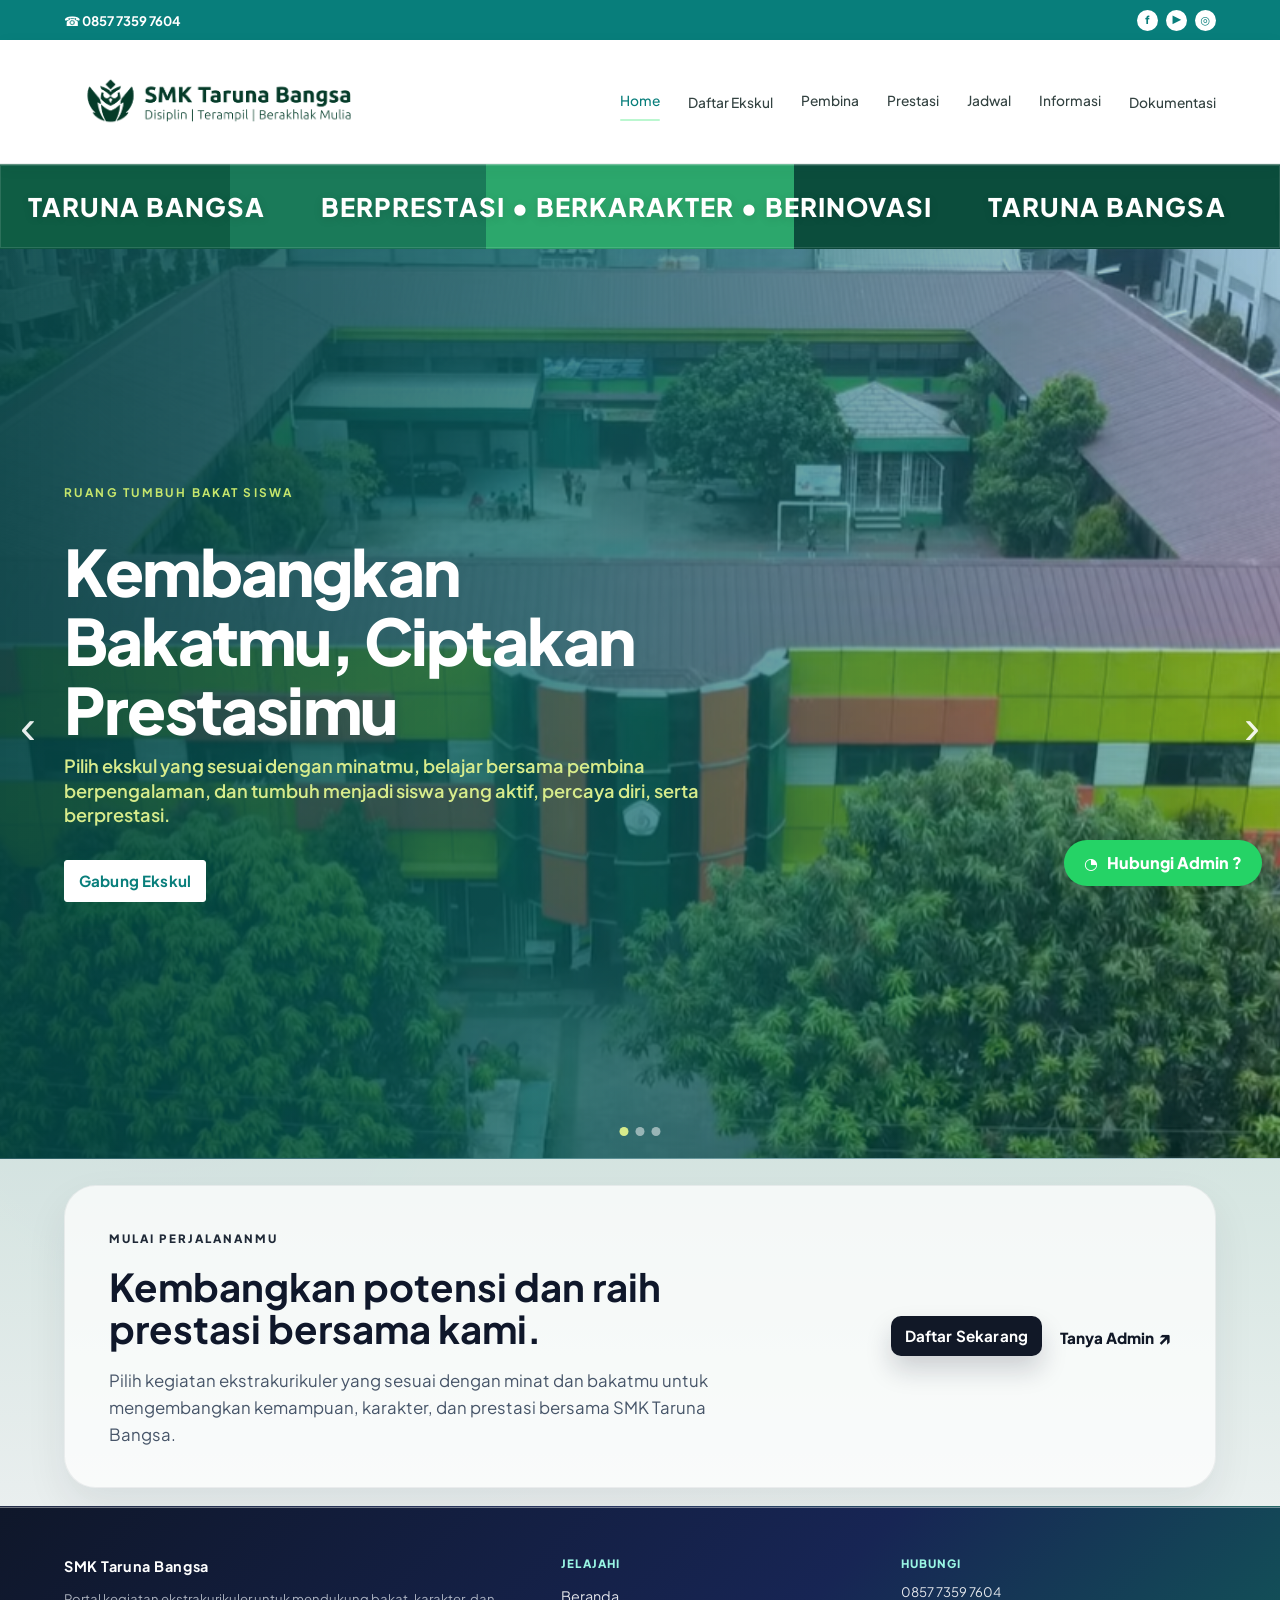
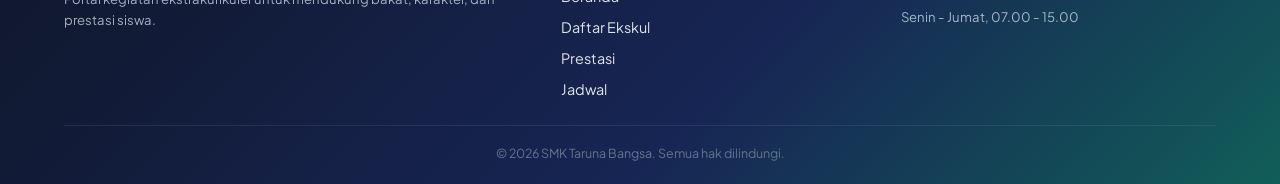
<file: index.html>
<!doctype html>
<html lang="id">
<head>
  <meta charset="utf-8" />
  <meta name="viewport" content="width=device-width, initial-scale=1" />
  <title>Portal Ekstrakurikuler - SMK Taruna Bangsa</title>
  
  <link rel="stylesheet" href="styles.css">
  
  <!-- Google Fonts -->
  <link rel="preconnect" href="https://fonts.googleapis.com">
  <link rel="preconnect" href="https://fonts.gstatic.com" crossorigin>
  <link href="https://fonts.googleapis.com/css2?family=Plus+Jakarta+Sans:wght@400;500;600;700&display=swap" rel="stylesheet">

  <!-- Fallback CSS Kritis -->
  <style>
    :root {
      --primary: #4f46e5;
      --dark: #0f172a;
    }
    html, body {
      height: 100%;
      margin: 0;
      font-family: 'Plus Jakarta Sans', system-ui, -apple-system, 'Segoe UI', Roboto, sans-serif;
      color: #111;
      background:
        radial-gradient(circle at 12% 15%, rgba(124, 58, 237, 0.18), transparent 24%),
        radial-gradient(circle at 80% 12%, rgba(34, 211, 238, 0.14), transparent 20%),
        linear-gradient(135deg, #f8fbff 0%, #eef4ff 28%, #f7f5ff 55%, #f0fbff 100%);
    }
    .site-header { display: block; padding: 14px 0; border-bottom: 1px solid #e6edf5; }
    .container { width: 90%; max-width: 1200px; margin: 0 auto; }
    .header-container { display: flex; justify-content: space-between; align-items: center; }
    .navigasi-utama { display: flex; gap: 18px; align-items: center; }
    .tautan-navigasi { color: #4b5563; text-decoration: none; }
    @media (max-width: 720px) {
      .navigasi-utama { display: none; }
    }
  </style>
</head>
<body class="landing-page home-page">

  <!-- TOP STRIP -->
  <div class="top-strip">
    <div class="container top-strip-inner">
      <span class="top-phone">☎ <strong>0857 7359 7604</strong></span>
      <div class="top-socials" aria-label="Media sosial sekolah">
        <a href="#" aria-label="Facebook">f</a>
        <a href="#" aria-label="YouTube">▶</a>
        <a href="#" aria-label="Instagram">◎</a>
      </div>
    </div>
  </div>

  <!-- HEADER -->
  <header class="site-header">
    <div class="container header-container">
      <button class="tombol-navigasi-kiri" aria-label="Buka menu">☰</button>
      
      <div class="brand">
        <a href="index.html">
          <img class="brand-logo" src="logo-saya.png" alt="Logo SMK Taruna Bangsa" />
        </a>
      </div>
      
      <div class="menu-kanan">
        <nav id="main-navigation" class="navigasi-utama">
          <a href="index.html" class="tautan-navigasi aktif">Home</a>
          
          <div class="menu-turun">
            <button class="tautan-navigasi tombol-menu-turun" type="button" aria-expanded="false">Daftar Ekskul</button>
            <div class="daftar-menu-turun" aria-label="Daftar ekskul">
              <a class="tautan-ekskul futsal-link" href="ekskul-detail.html?name=Futsal">Futsal</a>
              <a class="tautan-ekskul basket-link" href="ekskul-detail.html?name=Basket">Basket</a>
              <a class="tautan-ekskul volley-link" href="ekskul-detail.html?name=Volley">Volley</a>
              <a class="tautan-ekskul paskibra-link" href="ekskul-detail.html?name=Paskibra">Paskibra</a>
              <a class="tautan-ekskul silat-link" href="ekskul-detail.html?name=Pencak%20Silat">Pencak Silat</a>
              <a class="tautan-ekskul musik-link" href="ekskul-detail.html?name=Musik">Musik</a>
              <a class="tautan-ekskul esport-link" href="ekskul-detail.html?name=Esport%20Nasa">Esport Nasa</a>
              <a class="tautan-ekskul polsis-link" href="ekskul-detail.html?name=Polsis">Polsis</a>
            </div>
          </div>

          <a href="pembina.html" class="tautan-navigasi">Pembina</a>
          <a href="prestasi.html" class="tautan-navigasi">Prestasi</a>
          <a href="jadwal.html" class="tautan-navigasi">Jadwal</a>
          <a href="informasi.html" class="tautan-navigasi">Informasi</a>

          <div class="menu-turun">
            <button class="tautan-navigasi tombol-menu-turun" type="button" aria-expanded="false">Dokumentasi</button>
            <div class="daftar-menu-turun" aria-label="Dokumentasi">
              <a class="dropdown-dokumentasi-link" href="dokumentasi.html?type=Foto">Foto</a>
              <a class="dropdown-dokumentasi-link" href="dokumentasi.html?type=Video">Video</a>
            </div>
          </div>
        </nav>
      </div>
    </div>
  </header>

  <!-- MARQUEE BANNER -->
  <div class="marquee-banner" aria-label="Informasi bergerak">
    <div class="marquee-track">
      <div class="marquee-item">TARUNA BANGSA</div>
      <div class="marquee-item">BERPRESTASI • BERKARAKTER • BERINOVASI</div>
      <div class="marquee-item">TARUNA BANGSA</div>
      <div class="marquee-item">BERPRESTASI • BERKARAKTER • BERINOVASI</div>
      <div class="marquee-item">TARUNA BANGSA</div>
      <div class="marquee-item">BERPRESTASI • BERKARAKTER • BERINOVASI</div>
    </div>
  </div>

  <!-- PANEL MOBILE NAVIGASI -->
  <aside id="left-panel" class="left-panel" aria-hidden="true">
    <div class="panel-inner">
      <button class="tombol-tutup" aria-label="Tutup">✕</button>
      <nav class="navigasi-ponsel">
        <a href="index.html" class="tautan-navigasi">Home</a>
        <div class="menu-turun-ponsel">
          <button class="tautan-navigasi tombol-menu-turun" type="button" aria-expanded="false">Daftar Ekskul</button>
          <div class="daftar-menu-turun-ponsel">
            <a class="tautan-ekskul futsal-link" href="ekskul-detail.html?name=Futsal">Futsal</a>
            <a class="tautan-ekskul basket-link" href="ekskul-detail.html?name=Basket">Basket</a>
            <a class="tautan-ekskul volley-link" href="ekskul-detail.html?name=Volley">Volley</a>
            <a class="tautan-ekskul paskibra-link" href="ekskul-detail.html?name=Paskibra">Paskibra</a>
            <a class="tautan-ekskul silat-link" href="ekskul-detail.html?name=Pencak%20Silat">Pencak Silat</a>
            <a class="tautan-ekskul musik-link" href="ekskul-detail.html?name=Musik">Musik</a>
            <a class="tautan-ekskul esport-link" href="ekskul-detail.html?name=Esport%20Nasa">Esport Nasa</a>
            <a class="tautan-ekskul polsis-link" href="ekskul-detail.html?name=Polsis">Polsis</a>
          </div>
        </div>
        <a href="pembina.html" class="tautan-navigasi">Pembina</a>
        <a href="prestasi.html" class="tautan-navigasi">Prestasi</a>
        <a href="jadwal.html" class="tautan-navigasi">Jadwal</a>
        <a href="informasi.html" class="tautan-navigasi">Informasi</a>
      </nav>
    </div>
  </aside>

  <!-- KONTEN UTAMA -->
  <main>
    <!-- HERO SECTION -->
    <section class="sorotan">
      <div class="sorotan-latar" aria-hidden="true">
        <div class="blob b1"></div>
        <div class="blob b2"></div>
        <div class="blob b3"></div>
      </div>
      <div class="container sorotan-wadah">
        <div id="hero-slides" class="sorotan-wadah-slide">
          <div class="sorotan-slide aktif">
            <div class="sorotan-isi">
              <span class="sorotan-label">RUANG TUMBUH BAKAT SISWA</span>
              <h1 class="sorotan-judul">Kembangkan Bakatmu, Ciptakan Prestasimu</h1>
              <p class="sorotan-deskripsi">
                Pilih ekskul yang sesuai dengan minatmu, belajar bersama pembina berpengalaman, dan tumbuh menjadi siswa yang aktif, percaya diri, serta berprestasi.
              </p>
              <div class="sorotan-aksi">
                <a class="tombol tombol-utama sorotan-tombol-gabung" href="student-register.html">Gabung Ekskul</a>
                <a class="tombol tombol-sekunder" href="prestasi.html">Lihat Prestasi</a>
              </div>
            </div>
          </div>

          <div class="sorotan-slide">
            <div class="sorotan-isi">
              <span class="sorotan-label">JADWAL KEGIATAN</span>
              <h1 class="sorotan-judul">Latihan Rutin bersama Pembina Berpengalaman</h1>
              <p class="sorotan-deskripsi">
                Cek jadwal latihan setiap ekskul dan hadiri kegiatanmu tepat waktu agar bakatmu terus terasah setiap pekan.
              </p>
              <div class="sorotan-aksi">
                <a class="tombol tombol-utama sorotan-tombol-gabung" href="student-register.html">Gabung Ekskul</a>
                <a class="tombol tombol-sekunder" href="jadwal.html">Lihat Jadwal</a>
              </div>
            </div>
          </div>

          <div class="sorotan-slide">
            <div class="sorotan-isi">
              <span class="sorotan-label">RAIH PRESTASI</span>
              <h1 class="sorotan-judul">Bangga Mengharumkan Nama Sekolah</h1>
              <p class="sorotan-deskripsi">
                Raih prestasi di tingkat kota maupun nasional dan jadilah kebanggaan SMK Taruna Bangsa lewat ekskul pilihanmu.
              </p>
              <div class="sorotan-aksi">
                <a class="tombol tombol-utama sorotan-tombol-gabung" href="student-register.html">Gabung Ekskul</a>
                <a class="tombol tombol-sekunder" href="prestasi.html">Lihat Prestasi</a>
              </div>
            </div>
          </div>
        </div>

        <div class="sorotan-gambar">
          <div class="sorotan-gambar-bingkai">
            <img src="logo_landing_page.png" alt="Gedung SMK Taruna Bangsa">
            <span class="sorotan-gambar-keterangan">Lingkungan belajar dan berkembang</span>
          </div>
        </div>
      </div>

      <button class="sorotan-panah sorotan-panah-kiri" aria-label="Slide sebelumnya">‹</button>
      <button class="sorotan-panah sorotan-panah-kanan" aria-label="Slide berikutnya">›</button>
      <div class="sorotan-titik" role="tablist" aria-label="Pilih slide">
        <button type="button" class="aktif" aria-label="Slide 1"></button>
        <button type="button" aria-label="Slide 2"></button>
        <button type="button" aria-label="Slide 3"></button>
      </div>
    </section>

    <!-- CLOSING CTA SECTION -->
    <section class="closing-cta" aria-labelledby="closing-cta-title">
      <div class="container closing-cta-inner">
        <div>
          <span class="closing-cta-kicker">MULAI PERJALANANMU</span>
          <h2 id="closing-cta-title">Kembangkan potensi dan raih prestasi bersama kami.</h2>
          <p>Pilih kegiatan ekstrakurikuler yang sesuai dengan minat dan bakatmu untuk mengembangkan kemampuan, karakter, dan prestasi bersama SMK Taruna Bangsa.</p>
        </div>
        <div class="closing-cta-actions">
          <a class="tombol tombol-terang" href="student-register.html">Daftar Sekarang</a>
          <a class="closing-cta-contact" href="https://wa.me/6285773597604?text=Halo%20Admin%20SMK%20Taruna%20Bangsa%2C%20saya%20ingin%20menanyakan%20informasi%20tentang%20kegiatan%20ekstrakurikuler." target="_blank" rel="noreferrer">
            Tanya Admin <span aria-hidden="true">&#8599;</span>
          </a>
        </div>
      </div>
    </section>

    <!-- PORTAL SISWA -->
    <section id="student-portal" class="student-portal tersembunyi">
      <div class="container">
        <div class="portal-card">
          <div>
            <span class="sub-title">Portal Siswa</span>
            <h2>Selamat datang di ruang aktivitas ekstrakurikulermu.</h2>
          </div>
          <div class="portal-meta">
            <div class="meta-item">
              <span>Nama</span>
              <strong id="portal-name">-</strong>
            </div>
            <div class="meta-item">
              <span>NIS</span>
              <strong id="portal-nis">-</strong>
            </div>
            <div class="meta-item">
              <span>Kelas</span>
              <strong id="portal-kelas">-</strong>
            </div>
          </div>
        </div>
      </div>
    </section>
  </main>

  <!-- FLOATING WHATSAPP -->
  <a class="whatsapp-float" href="https://wa.me/6285773597604" target="_blank" rel="noreferrer">
    <span aria-hidden="true">◔</span> Hubungi Admin ?
  </a>

  <!-- FOOTER -->
  <footer class="site-footer">
    <div class="container footer-container">
      <div class="footer-brand">
        <strong>SMK Taruna Bangsa</strong>
        <p>Portal kegiatan ekstrakurikuler untuk mendukung bakat, karakter, dan prestasi siswa.</p>
      </div>
      <div class="footer-links">
        <span class="footer-heading">Jelajahi</span>
        <a href="index.html">Beranda</a>
        <a href="ekskul-detail.html?name=Futsal">Daftar Ekskul</a>
        <a href="prestasi.html">Prestasi</a>
        <a href="jadwal.html">Jadwal</a>
      </div>
      <div class="footer-contact">
        <span class="footer-heading">Hubungi</span>
        <a href="https://wa.me/6285773597604" target="_blank" rel="noreferrer">0857 7359 7604</a>
        <span>Senin - Jumat, 07.00 - 15.00</span>
      </div>
    </div>
    <p class="footer-copy">&copy; 2026 SMK Taruna Bangsa. Semua hak dilindungi.</p>
  </footer>

  <script src="script.js"></script>
</body>
</html>
</file>
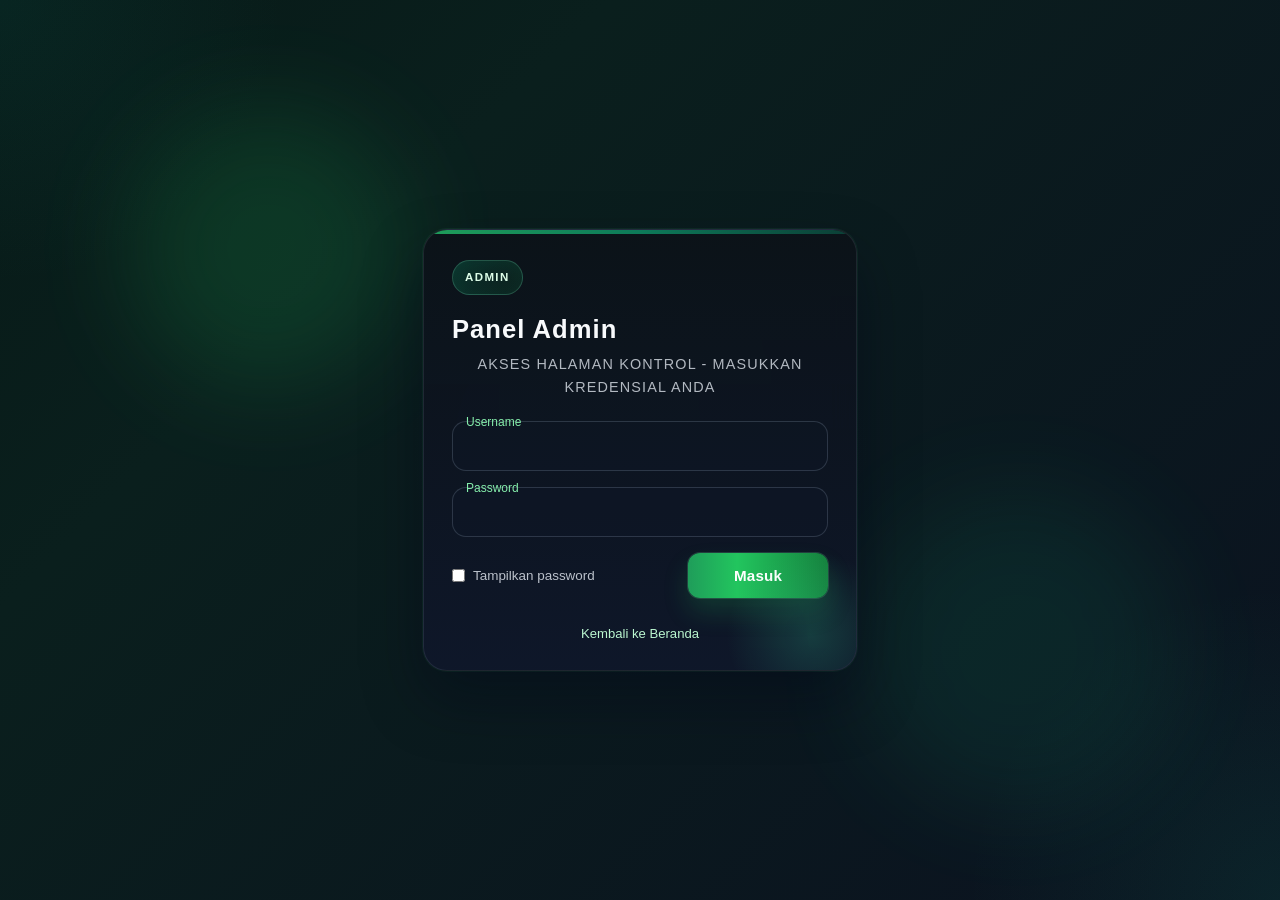
<file: admin-dashboard.html>
<!doctype html>
<html lang="id">
<head>
  <meta charset="utf-8" />
  <meta name="viewport" content="width=device-width, initial-scale=1" />
  <title>Dashboard Admin</title>
  <link rel="stylesheet" href="styles.css">
  <link rel="preconnect" href="https://fonts.googleapis.com">
  <link rel="preconnect" href="https://fonts.gstatic.com" crossorigin>
  <link href="https://fonts.googleapis.com/css2?family=Plus+Jakarta+Sans:wght@400;500;600;700;800&display=swap" rel="stylesheet">
</head>
<body class="halaman-dasbor admin-dashboard-page">
  <header class="kepala-dasbor admin-header">
    <div class="container bilah-atas-dasbor">
      <div class="brand brand-dashboard">
        <span class="brand-badge">SMK TB</span>
        <div>
          <span class="brand-kicker">Admin Portal</span>
          <h1>Dashboard Admin</h1>
        </div>
      </div>

      <div class="aksi-dasbor">
        <div class="notifikasi-bungkus">
          <button class="notifikasi-pemicu" id="admin-notification-trigger" type="button" aria-label="Buka notifikasi admin">
            <span aria-hidden="true">🔔</span>
            <span class="notifikasi-jumlah" id="admin-notification-count">0</span>
          </button>
          <div class="notifikasi-panel tersembunyi" id="admin-notification-panel">
            <div class="notifikasi-kepala">
              <strong>Notifikasi</strong>
              <button class="bersih-notifikasi" id="admin-clear-notif" type="button">Bersihkan</button>
            </div>
            <div id="admin-notification-list" class="notifikasi-daftar"></div>
          </div>
        </div>

        <div class="status-pengguna status-pengguna-besar">
          <span class="chip-pengguna" id="admin-user-name">Halo, Admin</span>
        </div>
        <button class="tombol-keluar" id="admin-logout" type="button">Keluar</button>
      </div>
    </div>
  </header>

  <main class="utama-dasbor">
    <div class="container kisi-dasbor">
      <aside class="sidebar-card">
        <div class="sidebar-brand">
          <div class="school-logo small-logo" aria-label="Logo SMK Taruna Bangsa">
            <img src="logo-taruna-bangsa.svg" alt="Logo SMK Taruna Bangsa" />
          </div>
          <div>
            <p>SMK</p>
            <strong>TARUNA BANGSA</strong>
          </div>
        </div>

        <nav class="navigasi-dasbor">
          <a href="#overview" class="aktif">Overview</a>
          <a href="#activity">Aktivitas</a>
          <a href="index.html">Beranda</a>
        </nav>
      </aside>

      <section class="isi-dasbor">
        <div class="welcome-card" id="overview">
          <div>
            <span class="sub-title">Panel kontrol</span>
            <h2>Kelola ekskul dan siswa</h2>
          </div>
          <a href="index.html" class="tombol tombol-utama">Kembali ke Beranda</a>
        </div>

        <div class="stats-grid">
          <article class="stat-box highlight">
            <span class="stat-label">Siswa Terdaftar</span>
            <strong id="stat-students">0</strong>
          </article>
          <article class="stat-box">
            <span class="stat-label">Ekskul Aktif</span>
            <strong id="stat-ekskul">0</strong>
          </article>
          <article class="stat-box">
            <span class="stat-label">Prestasi</span>
            <strong id="stat-prestasi">0</strong>
          </article>
        </div>

        <div class="panel-grid performance-grid">
          <article class="info-panel glass-panel">
            <div class="panel-head">
              <h3>Kinerja Operasional</h3>
              <span class="lencana halus">Mingguan</span>
            </div>
            <div class="progress-stack compact-progress">
              <div>
                <div class="progress-row"><label>Partisipasi siswa</label><strong>86%</strong></div>
                <div class="progress-bar"><span style="width: 86%"></span></div>
              </div>
              <div>
                <div class="progress-row"><label>Pelaksanaan ekskul</label><strong>92%</strong></div>
                <div class="progress-bar"><span style="width: 92%"></span></div>
              </div>
              <div>
                <div class="progress-row"><label>Prestasi terlaksana</label><strong>78%</strong></div>
                <div class="progress-bar"><span style="width: 78%"></span></div>
              </div>
            </div>
          </article>

          <article class="info-panel glass-panel">
            <div class="panel-head">
              <h3>Catatan cepat</h3>
              <span class="lencana">Live</span>
            </div>
            <ul class="timeline-list admin-mini-list">
              <li>
                <span class="timeline-dot green"></span>
                <div>
                  <strong>8 ekskul aktif</strong>
                  <p>Semua sudah terjadwal dengan lengkap.</p>
                </div>
              </li>
              <li>
                <span class="timeline-dot blue"></span>
                <div>
                  <strong>3 update baru</strong>
                  <p>Jadwal dan prestasi menunggu persetujuan.</p>
                </div>
              </li>
            </ul>
          </article>
        </div>

        <div class="panel-grid" id="activity">
          <article class="info-panel glass-panel">
            <div class="panel-head">
              <h3>Ringkasan Administrasi</h3>
              <span class="lencana">Update</span>
            </div>
            <ul class="activity-list">
              <li>Data siswa terhubung ke sistem pendaftaran lokal.</li>
              <li>Jadwal ekskul dapat dikelola melalui halaman administrasi.</li>
              <li>Prestasi terbaru bisa ditambahkan langsung dari halaman admin.</li>
            </ul>
          </article>

          <article class="info-panel glass-panel">
            <div class="panel-head">
              <h3>Quick Access</h3>
            </div>
            <ul class="profile-list">
              <li><span>Dashboard</span><strong>Aktif</strong></li>
              <li><span>Portal Siswa</span><strong>Terhubung</strong></li>
              <li><span>Jadwal</span><strong>Siap</strong></li>
            </ul>
          </article>
        </div>

        <section class="admin-management glass-panel">
          <div class="panel-head">
            <h3>Kelola Ekskul</h3>
            <span class="lencana halus">Admin</span>
          </div>

          <div class="search-box-wrap admin-search-wrap">
            <input id="admin-ekskul-search" type="search" placeholder="Cari ekskul atau kegiatan..." aria-label="Cari ekskul admin" />
          </div>

          <form id="admin-exskul-form" class="admin-form">
            <div class="admin-row">
              <label class="field-group">
                <span>Nama Ekskul</span>
                <input id="new-ekskul-name" type="text" placeholder="Contoh: Robotika" required>
              </label>
              <label class="field-group">
                <span>Deskripsi</span>
                <input id="new-ekskul-desc" type="text" placeholder="Tulis deskripsi singkat" required>
              </label>
            </div>
            <button type="submit" class="tombol tombol-utama">Tambah Ekskul</button>
          </form>

          <div class="admin-list-wrap">
            <h4>Daftar Ekskul Saat Ini</h4>
            <div id="admin-ekskul-list" class="admin-ekskul-list"></div>
          </div>
        </section>

        <section class="admin-management glass-panel applicant-section">
          <div class="panel-head">
            <h3>Status Pendaftar</h3>
            <span class="lencana halus">Siswa</span>
          </div>

          <div class="search-box-wrap admin-search-wrap">
            <input id="applicant-search" type="search" placeholder="Cari nama, NIS, atau kelas..." aria-label="Cari pendaftar" />
          </div>

          <div class="admin-toolbar">
            <button type="button" class="tombol tombol-garis" id="export-students">Export CSV</button>
          </div>

          <div id="applicant-status-list" class="admin-ekskul-list"></div>
        </section>

        <section class="admin-management glass-panel">
          <div class="panel-head">
            <h3>Kelola Prestasi</h3>
            <span class="lencana halus">Admin</span>
          </div>

          <form id="admin-prestasi-form" class="admin-form">
            <div class="admin-row">
              <label class="field-group">
                <span>Judul Prestasi</span>
                <input id="new-prestasi-title" type="text" placeholder="Contoh: Juara 1 Futsal" required>
              </label>
              <label class="field-group">
                <span>Tahun</span>
                <input id="new-prestasi-year" type="number" min="2000" max="2100" placeholder="2026" required>
              </label>
            </div>
            <label class="field-group">
              <span>Deskripsi</span>
              <input id="new-prestasi-desc" type="text" placeholder="Tulis raihan prestasi" required>
            </label>
            <button type="submit" class="tombol tombol-utama">Tambah Prestasi</button>
          </form>

          <div class="admin-list-wrap">
            <h4>Daftar Prestasi</h4>
            <div id="admin-prestasi-list" class="admin-ekskul-list"></div>
          </div>
        </section>

        <section class="admin-management glass-panel">
          <div class="panel-head">
            <h3>Kelola Jadwal</h3>
            <span class="lencana halus">Admin</span>
          </div>

          <form id="admin-jadwal-form" class="admin-form">
            <div class="admin-row">
              <label class="field-group">
                <span>Hari</span>
                <select id="new-jadwal-hari" required>
                  <option value="Senin">Senin</option>
                  <option value="Selasa">Selasa</option>
                  <option value="Rabu">Rabu</option>
                  <option value="Kamis">Kamis</option>
                  <option value="Jumat">Jumat</option>
                  <option value="Sabtu">Sabtu</option>
                </select>
              </label>
              <label class="field-group">
                <span>Ekskul</span>
                <select id="new-jadwal-ekskul" required></select>
              </label>
            </div>
            <div class="admin-row">
              <label class="field-group">
                <span>Waktu</span>
                <input id="new-jadwal-waktu" type="text" placeholder="15:30 - 17:00" required>
              </label>
              <label class="field-group">
                <span>Lokasi</span>
                <input id="new-jadwal-lokasi" type="text" placeholder="Lapangan Utama" required>
              </label>
            </div>
            <button type="submit" class="tombol tombol-utama">Tambah Jadwal</button>
          </form>

          <div class="admin-list-wrap">
            <h4>Daftar Jadwal</h4>
            <div id="admin-jadwal-list" class="admin-ekskul-list"></div>
          </div>
        </section>

        <section class="admin-management glass-panel">
          <div class="panel-head">
            <h3>Kelola Dokumentasi</h3>
            <span class="lencana halus">Galeri</span>
          </div>

          <form id="admin-dokumentasi-form" class="admin-form">
            <div class="admin-row">
              <label class="field-group">
                <span>Tipe</span>
                <select id="new-dokumentasi-type" required>
                  <option value="foto">Foto</option>
                  <option value="video">Video</option>
                </select>
              </label>
              <label class="field-group">
                <span>Tanggal</span>
                <input id="new-dokumentasi-date" type="text" placeholder="12 Januari 2026" required>
              </label>
            </div>
            <div class="admin-row">
              <label class="field-group">
                <span>Judul</span>
                <input id="new-dokumentasi-title" type="text" placeholder="Latihan Rutin Futsal" required>
              </label>
              <label class="field-group">
                <span>URL Gambar</span>
                <input id="new-dokumentasi-img" type="url" placeholder="https://..." required>
              </label>
            </div>
            <div class="admin-row">
              <label class="field-group">
                <span>Deskripsi</span>
                <input id="new-dokumentasi-desc" type="text" placeholder="Kegiatan yang didokumentasikan" required>
              </label>
              <label class="field-group" id="dokumentasi-video-group" hidden>
                <span>URL Video</span>
                <input id="new-dokumentasi-video" type="url" placeholder="https://.../*.mp4">
              </label>
            </div>
            <button type="submit" class="tombol tombol-utama">Tambah Dokumentasi</button>
          </form>

          <div class="admin-list-wrap">
            <h4>Daftar Dokumentasi</h4>
            <div id="admin-dokumentasi-list" class="admin-ekskul-list"></div>
          </div>
        </section>
      </section>
    </div>
  </main>

  <script src="dokumentasi-data.js"></script>
  <script>
    const adminDefaultNotifications = [
      {
        id: 'admin-notif-1',
        title: 'Data siswa terbaru',
        message: 'Jumlah siswa terdaftar berhasil diperbarui.',
        time: 'Baru saja',
        read: false,
        tone: 'sukses'
      },
      {
        id: 'admin-notif-2',
        title: 'Jadwal ekskul diperbarui',
        message: 'Perubahan jadwal sudah diterapkan di portal.',
        time: '20 menit lalu',
        read: false,
        tone: 'info'
      },
      {
        id: 'admin-notif-3',
        title: 'Laporan prestasi masuk',
        message: 'Tim pelatih baru menambahkan pencapaian terbaru.',
        time: '1 jam lalu',
        read: true,
        tone: 'peringatan'
      }
    ];

    function getAdminNotifications() {
      try {
        const stored = JSON.parse(localStorage.getItem('admin_notifications') || 'null');
        if (Array.isArray(stored) && stored.length) return stored;
        localStorage.setItem('admin_notifications', JSON.stringify(adminDefaultNotifications));
        return adminDefaultNotifications;
      } catch (error) {
        return adminDefaultNotifications;
      }
    }

    function saveAdminNotifications(list) {
      localStorage.setItem('admin_notifications', JSON.stringify(list));
    }

    function renderAdminNotifications() {
      const listEl = document.getElementById('admin-notification-list');
      const countEl = document.getElementById('admin-notification-count');
      if (!listEl || !countEl) return;

      const notifications = getAdminNotifications();
      const unread = notifications.filter((item) => !item.read).length;
      countEl.textContent = unread;
      countEl.style.display = unread > 0 ? 'inline-flex' : 'none';

      listEl.innerHTML = notifications.map((item) => `
        <div class="notifikasi-item ${item.read ? 'dibaca' : 'belum-dibaca'}" data-id="${item.id}">
          <div class="notifikasi-indikator ${item.tone || 'info'}"></div>
          <div class="notifikasi-teks">
            <strong>${item.title}</strong>
            <p>${item.message}</p>
            <span>${item.time}</span>
          </div>
          <button class="notifikasi-tutup" type="button" data-id="${item.id}" aria-label="Hapus notifikasi">×</button>
        </div>
      `).join('');
    }

    function showAdminToast(title, message, tone = 'info') {
      const existing = document.querySelector('.pesan-muncul');
      if (existing) existing.remove();

      const toast = document.createElement('div');
      toast.className = `pesan-muncul ${tone}`;
      toast.innerHTML = `
        <div class="ikon-pesan">${tone === 'sukses' ? '✓' : tone === 'peringatan' ? '!' : 'i'}</div>
        <div>
          <strong>${title}</strong>
          <p>${message}</p>
        </div>
      `;
      document.body.appendChild(toast);
      setTimeout(() => toast.classList.add('tampil'), 40);
      setTimeout(() => {
        toast.classList.remove('tampil');
        setTimeout(() => toast.remove(), 300);
      }, 2600);
    }

    function addAdminNotification({ title, message, tone = 'info', time = 'Baru saja' }) {
      const notifications = getAdminNotifications();
      notifications.unshift({
        id: `admin-notif-${Date.now()}`,
        title,
        message,
        time,
        read: false,
        tone
      });
      saveAdminNotifications(notifications.slice(0, 6));
      renderAdminNotifications();
      showAdminToast(title, message, tone);
    }

    document.querySelectorAll('.navigasi-dasbor a[href^="#"]').forEach((link) => {
      link.addEventListener('click', (event) => {
        const targetId = link.getAttribute('href');
        const target = targetId ? document.querySelector(targetId) : null;
        if (!target) return;
        event.preventDefault();
        target.scrollIntoView({ behavior: 'smooth', block: 'start' });
        if (history.pushState) history.pushState(null, '', targetId);
      });
    });

    function getEkskulList() {
      try {
        const stored = JSON.parse(localStorage.getItem('ex_ekskul') || '[]');
        const list = (stored.length ? stored : [
          { name: 'Futsal', desc: 'Latihan teknik, taktik, dan kebugaran untuk pertandingan antar sekolah.' },
          { name: 'Basket', desc: 'Pengembangan skill dribbling, shooting, dan strategi tim.' },
          { name: 'Volley', desc: 'Latihan passing, serve, dan kerja sama tim.' },
          { name: 'Paskibra', desc: 'Pelatihan baris-berbaris, kedisiplinan, dan tata upacara.' },
          { name: 'Pencak Silat', desc: 'Belajar teknik bertahan dan penyerangan tradisional.' },
          { name: 'Musik', desc: 'Latihan instrumen, aransemen, dan pentas seni sekolah.' },
          { name: 'Esport Nasa', desc: 'Kompetisi game dan strategi tim.' },
          { name: 'Polsis', desc: 'Program keamanan sekolah dan latihan kesiapsiagaan.' }
        ]).filter((item) => String(item.name || '').toLowerCase() !== 'robotika');

        if (stored.length !== list.length) {
          localStorage.setItem('ex_ekskul', JSON.stringify(list));
        }
        return list;
      } catch (error) {
        return [];
      }
    }

    function renderAdminEkskulList(filter = '') {
      const list = document.getElementById('admin-ekskul-list');
      if (!list) return;
      const ekskuls = getEkskulList().filter((item) => {
        const target = `${item.name} ${item.desc}`.toLowerCase();
        return !filter || target.includes(filter.toLowerCase());
      });

      list.innerHTML = ekskuls.map((item) => `
        <div class="admin-ekskul-item">
          <div>
            <strong>${item.name}</strong>
            <p>${item.desc}</p>
          </div>
          <button type="button" class="tombol-hapus" data-name="${item.name}">Hapus</button>
        </div>
      `).join('');
    }

    const applicantSearch = document.getElementById('applicant-search');
    let applicantFilter = '';

    function saveStudents(list) {
      localStorage.setItem('students', JSON.stringify(list));
      renderApplicantStatuses();
      refreshStats();
    }

    function renderApplicantStatuses() {
      const list = document.getElementById('applicant-status-list');
      if (!list) return;
      const students = JSON.parse(localStorage.getItem('students') || '[]');
      const query = applicantFilter.toLowerCase();
      const visible = students.filter((student) =>
        !query || `${student.name || ''} ${student.nis || ''} ${student.kelas || ''}`.toLowerCase().includes(query)
      );

      if (!visible.length) {
        list.innerHTML = '<p class="redup">Tidak ada data pendaftar.</p>';
        return;
      }

      list.innerHTML = visible.map((student) => `
        <div class="admin-ekskul-item">
          <div>
            <strong>${student.name || '-'}</strong>
            <p>NIS ${student.nis || '-'} | ${student.kelas || '-'} | ${student.email || '-'}</p>
          </div>
          <div class="aksi-pendaftar">
            <span class="lencana ${student.statusPendaftar === 'Ditolak' ? 'ditolak' : student.statusPendaftar === 'Disetujui' ? 'disetujui' : ''}">${student.statusPendaftar || 'Menunggu Verifikasi'}</span>
            <button type="button" class="tombol-setujui" data-approve="${student.nis}">Setujui</button>
            <button type="button" class="tombol-tolak" data-reject="${student.nis}">Tolak</button>
            <button type="button" class="tombol-hapus" data-remove-student="${student.nis}">Hapus</button>
          </div>
        </div>
      `).join('');
    }

    if (applicantSearch) {
      applicantSearch.addEventListener('input', function () {
        applicantFilter = this.value.trim();
        renderApplicantStatuses();
      });
    }

    document.getElementById('applicant-status-list')?.addEventListener('click', function (event) {
      const approveBtn = event.target.closest('[data-approve]');
      const rejectBtn = event.target.closest('[data-reject]');
      const removeBtn = event.target.closest('[data-remove-student]');
      if (!approveBtn && !rejectBtn && !removeBtn) return;

      const students = JSON.parse(localStorage.getItem('students') || '[]');
      const target = approveBtn ? approveBtn.dataset.approve : rejectBtn ? rejectBtn.dataset.reject : removeBtn.dataset.removeStudent;
      const index = students.findIndex((student) => String(student.nis) === String(target));
      if (index === -1) return;

      if (approveBtn) {
        students[index].statusPendaftar = 'Disetujui';
        addAdminNotification({
          title: 'Pendaftar disetujui',
          message: `${students[index].name} dinyatakan disetujui.`,
          tone: 'sukses',
          time: 'Baru saja'
        });
      } else if (rejectBtn) {
        students[index].statusPendaftar = 'Ditolak';
        addAdminNotification({
          title: 'Pendaftar ditolak',
          message: `${students[index].name} ditolak verifikasi.`,
          tone: 'peringatan',
          time: 'Baru saja'
        });
      } else {
        const removed = students.splice(index, 1)[0];
        addAdminNotification({
          title: 'Data siswa dihapus',
          message: `${removed.name || 'Siswa'} dihapus dari data pendaftar.`,
          tone: 'peringatan',
          time: 'Baru saja'
        });
      }
      saveStudents(students);
    });

    document.getElementById('export-students')?.addEventListener('click', function () {
      const students = JSON.parse(localStorage.getItem('students') || '[]');
      if (!students.length) {
        alert('Belum ada data untuk diexport.');
        return;
      }
      const escapeCell = (value) => `"${String(value ?? '').replace(/"/g, '""')}"`;
      const header = ['NIS', 'Nama', 'Kelas', 'Email', 'Status'];
      const rows = students.map((student) => [student.nis, student.name, student.kelas, student.email, student.statusPendaftar || 'Menunggu Verifikasi'].map(escapeCell).join(','));
      const csv = '﻿' + [header.map(escapeCell).join(','), ...rows].join('\n');
      const blob = new Blob([csv], { type: 'text/csv;charset=utf-8;' });
      const url = URL.createObjectURL(blob);
      const link = document.createElement('a');
      link.href = url;
      link.download = 'data-siswa-eskul.csv';
      document.body.appendChild(link);
      link.click();
      link.remove();
      URL.revokeObjectURL(url);
      addAdminNotification({
        title: 'Export berhasil',
        message: 'Data siswa diunduh sebagai file CSV.',
        tone: 'sukses',
        time: 'Baru saja'
      });
    });

    function refreshStats() {
      const statStudents = document.getElementById('stat-students');
      const statEkskul = document.getElementById('stat-ekskul');
      const statPrestasi = document.getElementById('stat-prestasi');
      if (statStudents) statStudents.textContent = JSON.parse(localStorage.getItem('students') || '[]').length;
      if (statEkskul) statEkskul.textContent = getEkskulList().length;
      if (statPrestasi) statPrestasi.textContent = JSON.parse(localStorage.getItem('ex_prestasi') || '[]').length;
    }

    function loadList(key) {
      try {
        return JSON.parse(localStorage.getItem(key) || '[]');
      } catch (error) {
        return [];
      }
    }

    function saveList(key, list) {
      localStorage.setItem(key, JSON.stringify(list));
    }

    function renderAdminPrestasiList() {
      const list = document.getElementById('admin-prestasi-list');
      if (!list) return;
      const items = loadList('ex_prestasi');
      list.innerHTML = items.map((item, index) => `
        <div class="admin-ekskul-item">
          <div>
            <strong>${item.title || '-'}${item.year ? ` (${item.year})` : ''}</strong>
            <p>${item.desc || '-'}</p>
          </div>
          <button type="button" class="tombol-hapus" data-prestasi-index="${index}">Hapus</button>
        </div>
      `).join('') || '<p class="redup">Belum ada data prestasi.</p>';
    }

    document.getElementById('admin-prestasi-form')?.addEventListener('submit', function (event) {
      event.preventDefault();
      const title = document.getElementById('new-prestasi-title').value.trim();
      const year = document.getElementById('new-prestasi-year').value.trim();
      const desc = document.getElementById('new-prestasi-desc').value.trim();
      if (!title || !year || !desc) return;

      const items = loadList('ex_prestasi');
      items.push({ title, year, desc });
      saveList('ex_prestasi', items);
      this.reset();
      renderAdminPrestasiList();
      refreshStats();
      addAdminNotification({
        title: 'Prestasi ditambahkan',
        message: `${title} (${year}) masuk ke daftar prestasi.`,
        tone: 'sukses',
        time: 'Baru saja'
      });
    });

    document.getElementById('admin-prestasi-list')?.addEventListener('click', function (event) {
      const button = event.target.closest('[data-prestasi-index]');
      if (!button) return;
      const items = loadList('ex_prestasi');
      const removed = items.splice(Number(button.dataset.prestasiIndex), 1)[0];
      saveList('ex_prestasi', items);
      renderAdminPrestasiList();
      refreshStats();
      addAdminNotification({
        title: 'Prestasi dihapus',
        message: `${removed ? removed.title : 'Data prestasi'} dihapus.`,
        tone: 'peringatan',
        time: 'Baru saja'
      });
    });

    function renderAdminJadwalList() {
      const list = document.getElementById('admin-jadwal-list');
      if (!list) return;
      const items = loadList('ex_jadwal');
      list.innerHTML = items.map((item, index) => `
        <div class="admin-ekskul-item">
          <div>
            <strong>${item.ekskul || '-'} - ${item.hari || '-'}</strong>
            <p>${item.waktu || '-'} | ${item.lokasi || '-'}</p>
          </div>
          <button type="button" class="tombol-hapus" data-jadwal-index="${index}">Hapus</button>
        </div>
      `).join('') || '<p class="redup">Belum ada data jadwal.</p>';
    }

    function populateJadwalEkskulSelect() {
      const select = document.getElementById('new-jadwal-ekskul');
      if (!select) return;
      select.innerHTML = getEkskulList().map((item) => `<option value="${item.name}">${item.name}</option>`).join('');
    }

    document.getElementById('admin-jadwal-form')?.addEventListener('submit', function (event) {
      event.preventDefault();
      const item = {
        hari: document.getElementById('new-jadwal-hari').value,
        ekskul: document.getElementById('new-jadwal-ekskul').value,
        waktu: document.getElementById('new-jadwal-waktu').value.trim(),
        lokasi: document.getElementById('new-jadwal-lokasi').value.trim()
      };
      if (!item.ekskul || !item.waktu) return;

      const items = loadList('ex_jadwal');
      items.push(item);
      saveList('ex_jadwal', items);
      this.reset();
      renderAdminJadwalList();
      addAdminNotification({
        title: 'Jadwal ditambahkan',
        message: `${item.ekskul} dijadwalkan hari ${item.hari}, pukul ${item.waktu}.`,
        tone: 'sukses',
        time: 'Baru saja'
      });
    });

    document.getElementById('admin-jadwal-list')?.addEventListener('click', function (event) {
      const button = event.target.closest('[data-jadwal-index]');
      if (!button) return;
      const items = loadList('ex_jadwal');
      const removed = items.splice(Number(button.dataset.jadwalIndex), 1)[0];
      saveList('ex_jadwal', items);
      renderAdminJadwalList();
      addAdminNotification({
        title: 'Jadwal dihapus',
        message: removed ? `Jadwal ${removed.ekskul} (${removed.hari}) dihapus.` : 'Jadwal dihapus.',
        tone: 'peringatan',
        time: 'Baru saja'
      });
    });

    function renderAdminDokumentasiList() {
      const list = document.getElementById('admin-dokumentasi-list');
      if (!list) return;
      const items = loadList('ex_dokumentasi');
      list.innerHTML = items.map((item, index) => `
        <div class="admin-ekskul-item">
          <div>
            <strong>[${item.type === 'video' ? 'Video' : 'Foto'}] ${item.title || '-'}</strong>
            <p>${item.date || '-'} | ${item.desc || '-'}</p>
          </div>
          <button type="button" class="tombol-hapus" data-dokumentasi-index="${index}">Hapus</button>
        </div>
      `).join('') || '<p class="redup">Belum ada data dokumentasi. Tambahkan lewat form di atas.</p>';
    }

    const dokumentasiType = document.getElementById('new-dokumentasi-type');
    const dokumentasiVideoGroup = document.getElementById('dokumentasi-video-group');
    if (dokumentasiType && dokumentasiVideoGroup) {
      dokumentasiType.addEventListener('change', function () {
        dokumentasiVideoGroup.hidden = this.value !== 'video';
        document.getElementById('new-dokumentasi-video').required = this.value === 'video';
      });
    }

    document.getElementById('admin-dokumentasi-form')?.addEventListener('submit', function (event) {
      event.preventDefault();
      const type = document.getElementById('new-dokumentasi-type').value;
      const item = {
        type,
        title: document.getElementById('new-dokumentasi-title').value.trim(),
        desc: document.getElementById('new-dokumentasi-desc').value.trim(),
        date: document.getElementById('new-dokumentasi-date').value.trim(),
        img: document.getElementById('new-dokumentasi-img').value.trim()
      };
      if (type === 'video') item.video = document.getElementById('new-dokumentasi-video').value.trim();
      if (!item.title || !item.desc || !item.date || !item.img || (type === 'video' && !item.video)) return;

      const items = loadList('ex_dokumentasi');
      items.unshift(item);
      saveList('ex_dokumentasi', items);
      this.reset();
      if (dokumentasiVideoGroup) dokumentasiVideoGroup.hidden = true;
      renderAdminDokumentasiList();
      addAdminNotification({
        title: 'Dokumentasi ditambahkan',
        message: `${item.title} masuk ke galeri (${type === 'video' ? 'video' : 'foto'}).`,
        tone: 'sukses',
        time: 'Baru saja'
      });
    });

    document.getElementById('admin-dokumentasi-list')?.addEventListener('click', function (event) {
      const button = event.target.closest('[data-dokumentasi-index]');
      if (!button) return;
      const items = loadList('ex_dokumentasi');
      const removed = items.splice(Number(button.dataset.dokumentasiIndex), 1)[0];
      saveList('ex_dokumentasi', items);
      renderAdminDokumentasiList();
      addAdminNotification({
        title: 'Dokumentasi dihapus',
        message: removed ? `${removed.title} dihapus dari galeri.` : 'Dokumentasi dihapus.',
        tone: 'peringatan',
        time: 'Baru saja'
      });
    });

    const adminData = JSON.parse(sessionStorage.getItem('loggedInAdmin') || 'null');
    if (!adminData) {
      window.location.href = 'admin-login.html';
    } else {
      document.getElementById('admin-user-name').textContent = 'Halo, ' + (adminData.name || 'Admin');
      if (!loadList('ex_dokumentasi').length && window.DEFAULT_DOKUMENTASI) {
        saveList('ex_dokumentasi', window.DEFAULT_DOKUMENTASI);
      }
      refreshStats();
      renderAdminEkskulList();
      renderApplicantStatuses();
      renderAdminPrestasiList();
      renderAdminJadwalList();
      renderAdminDokumentasiList();
      populateJadwalEkskulSelect();
    }

    const adminEkskulSearch = document.getElementById('admin-ekskul-search');
    if (adminEkskulSearch) {
      adminEkskulSearch.addEventListener('input', function () {
        renderAdminEkskulList(this.value);
      });
    }

    document.getElementById('admin-exskul-form')?.addEventListener('submit', function (event) {
      event.preventDefault();
      const name = document.getElementById('new-ekskul-name').value.trim();
      const desc = document.getElementById('new-ekskul-desc').value.trim();
      if (!name || !desc) return;

      const existing = getEkskulList();
      const duplicate = existing.some((item) => item.name.toLowerCase() === name.toLowerCase());
      if (duplicate) {
        alert('Ekskul sudah ada.');
        return;
      }

      existing.push({ name, desc });
      localStorage.setItem('ex_ekskul', JSON.stringify(existing));
      this.reset();
      renderAdminEkskulList(adminEkskulSearch ? adminEkskulSearch.value : '');
      document.getElementById('stat-ekskul').textContent = existing.length;
      populateJadwalEkskulSelect();
      addAdminNotification({
        title: 'Ekskul baru ditambahkan',
        message: `${name} berhasil ditambahkan ke daftar ekskul.`,
        tone: 'sukses',
        time: 'Baru saja'
      });
    });

    document.getElementById('admin-ekskul-list')?.addEventListener('click', function (event) {
      const button = event.target.closest('.tombol-hapus');
      if (!button) return;
      const name = button.dataset.name;
      const list = getEkskulList().filter((item) => item.name !== name);
      localStorage.setItem('ex_ekskul', JSON.stringify(list));
      renderAdminEkskulList(adminEkskulSearch ? adminEkskulSearch.value : '');
      document.getElementById('stat-ekskul').textContent = list.length;
      populateJadwalEkskulSelect();
      addAdminNotification({
        title: 'Ekskul dihapus',
        message: `${name} telah dihapus dari daftar ekskul.`,
        tone: 'peringatan',
        time: 'Baru saja'
      });
    });

    const adminNotificationTrigger = document.getElementById('admin-notification-trigger');
    const adminNotificationPanel = document.getElementById('admin-notification-panel');
    const adminClearNotif = document.getElementById('admin-clear-notif');

    function closeAllNotificationPanels() {
      document.querySelectorAll('.notifikasi-panel').forEach((otherPanel) => {
        otherPanel.classList.add('tersembunyi');
      });
    }

    if (adminNotificationTrigger && adminNotificationPanel) {
      adminNotificationTrigger.addEventListener('click', (event) => {
        event.preventDefault();
        event.stopPropagation();

        const isOpen = !adminNotificationPanel.classList.contains('tersembunyi');
        closeAllNotificationPanels();

        if (!isOpen) {
          adminNotificationPanel.classList.remove('tersembunyi');
          adminNotificationTrigger.setAttribute('aria-expanded', 'true');
        } else {
          adminNotificationTrigger.setAttribute('aria-expanded', 'false');
        }
      });
    }

    if (adminClearNotif) {
      adminClearNotif.addEventListener('click', () => {
        saveAdminNotifications([]);
        renderAdminNotifications();
      });
    }

    document.getElementById('admin-notification-list')?.addEventListener('click', function (event) {
      const dismissBtn = event.target.closest('.notifikasi-tutup');
      if (!dismissBtn) {
        const item = event.target.closest('.notifikasi-item');
        if (!item) return;
        const notifications = getAdminNotifications().map((entry) => entry.id === item.dataset.id ? { ...entry, read: true } : entry);
        saveAdminNotifications(notifications);
        renderAdminNotifications();
        return;
      }

      const notifications = getAdminNotifications().filter((entry) => entry.id !== dismissBtn.dataset.id);
      saveAdminNotifications(notifications);
      renderAdminNotifications();
    });

    document.addEventListener('click', (event) => {
      if (!adminNotificationPanel) return;
      const target = event.target;
      const clickedInside = adminNotificationPanel.contains(target);
      const clickedTrigger = adminNotificationTrigger && (adminNotificationTrigger === target || adminNotificationTrigger.contains(target));

      if (!clickedInside && !clickedTrigger && !adminNotificationPanel.classList.contains('tersembunyi')) {
        adminNotificationPanel.classList.add('tersembunyi');
        if (adminNotificationTrigger) adminNotificationTrigger.setAttribute('aria-expanded', 'false');
      }
    });

    document.getElementById('admin-logout').addEventListener('click', function () {
      sessionStorage.removeItem('loggedInAdmin');
      window.location.href = 'admin-login.html';
    });

    renderAdminNotifications();
    addAdminNotification({
      title: 'Panel admin aktif',
      message: 'Semua modul dashboard siap dipantau dan dikelola.',
      tone: 'info',
      time: 'Sekarang'
    });
  </script>
</body>
</html>
</file>
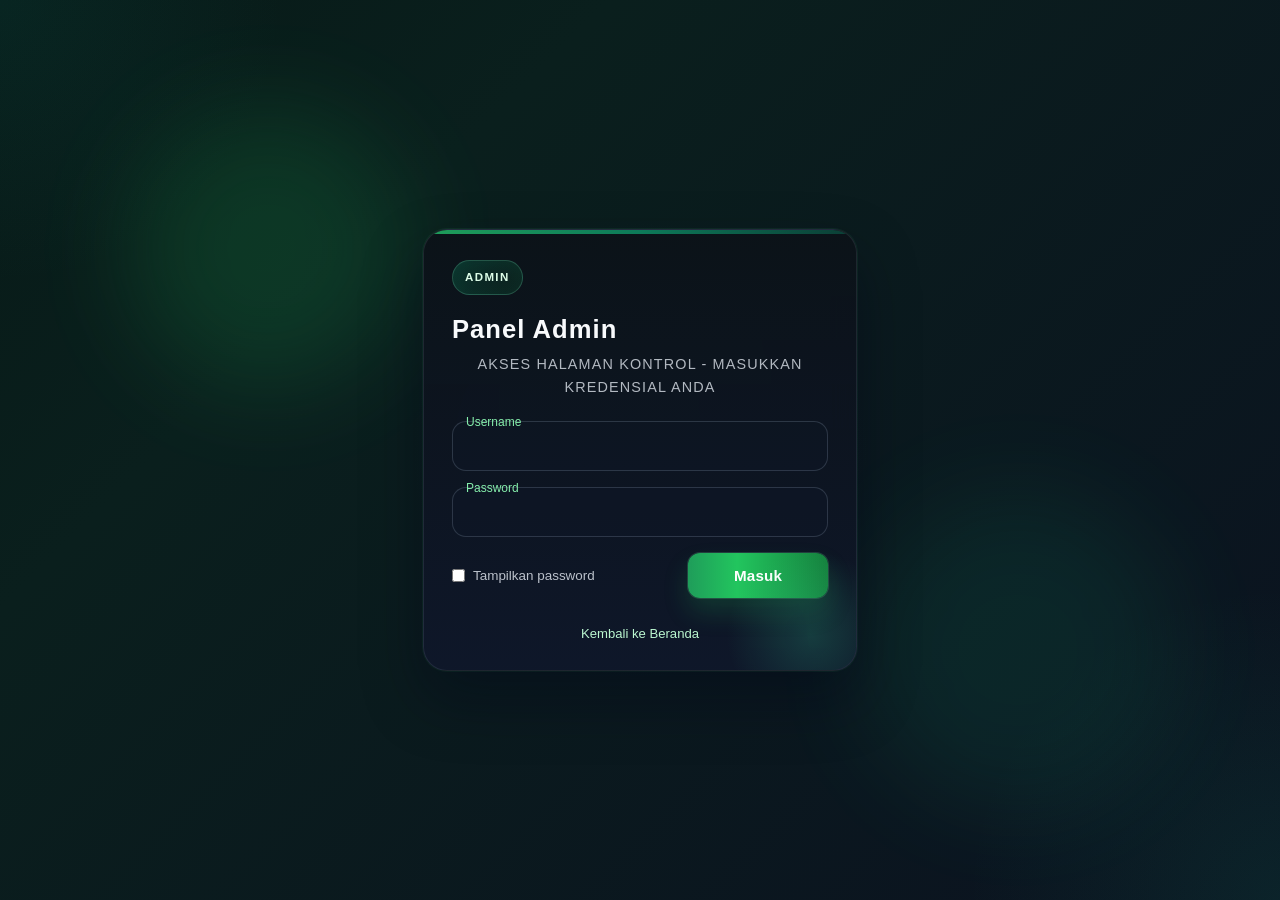
<file: admin-login.html>
<!doctype html>
<html lang="id">
<head>
  <meta charset="utf-8" />
  <meta name="viewport" content="width=device-width,initial-scale=1" />
  <title>Login Admin</title>
  <link rel="stylesheet" href="styles.css">
</head>
<body class="auth-page">
  <main class="login-wrap">
    <section class="login-card">
      <div class="login-brand">
        <div class="brand-badge">Admin</div>
        <h1>Panel Admin</h1>
        <p class="redup">Akses halaman kontrol - masukkan kredensial Anda</p>
      </div>

      <form id="admin-login" class="login-form" onsubmit="return handleSubmitAdmin(event)">
        <div class="kelompok-formulir">
          <input id="username" name="username" required class="input-formulir" autocomplete="username" />
          <label for="username" class="label-formulir">Username</label>
        </div>

        <div class="kelompok-formulir">
          <input id="admin-password" name="password" type="password" required class="input-formulir" autocomplete="current-password" />
          <label for="admin-password" class="label-formulir">Password</label>
        </div>

        <div class="aksi-formulir">
          <label class="checkbox"><input type="checkbox" id="show-admin-pw"> Tampilkan password</label>
          <button class="tombol tombol-utama" type="submit">Masuk</button>
        </div>

        <p class="foot"><a href="index.html">Kembali ke Beranda</a></p>
      </form>
    </section>
  </main>

  <script>
    function handleSubmitAdmin(e){
      e.preventDefault();
      const user = document.getElementById('username').value.trim();
      const password = document.getElementById('admin-password').value;
      if(!user){
        alert('Masukkan username.');
        return false;
      }

      const adminUser = {
        username: 'admin',
        password: 'admin123',
        name: 'Admin SMK Taruna Bangsa'
      };

      if (user === adminUser.username && password === adminUser.password) {
        const payload = { username: adminUser.username, name: adminUser.name };
        sessionStorage.setItem('loggedInAdmin', JSON.stringify(payload));
        window.location.href = 'admin-dashboard.html';
        return false;
      }

      alert('Username atau password admin salah. Gunakan admin / admin123');
      return false;
    }

    document.getElementById('show-admin-pw').addEventListener('change', function(e){
      const pw = document.getElementById('admin-password');
      pw.type = this.checked ? 'text' : 'password';
    });

    // Perilaku label melayang
    document.querySelectorAll('.input-formulir').forEach(input => {
      input.addEventListener('focus', () => input.parentElement.classList.add('fokus'));
      input.addEventListener('blur', () => {
        if(!input.value) input.parentElement.classList.remove('fokus');
      });
      if(input.value) input.parentElement.classList.add('fokus');
    });
  </script>
</body>
</html>
</file>
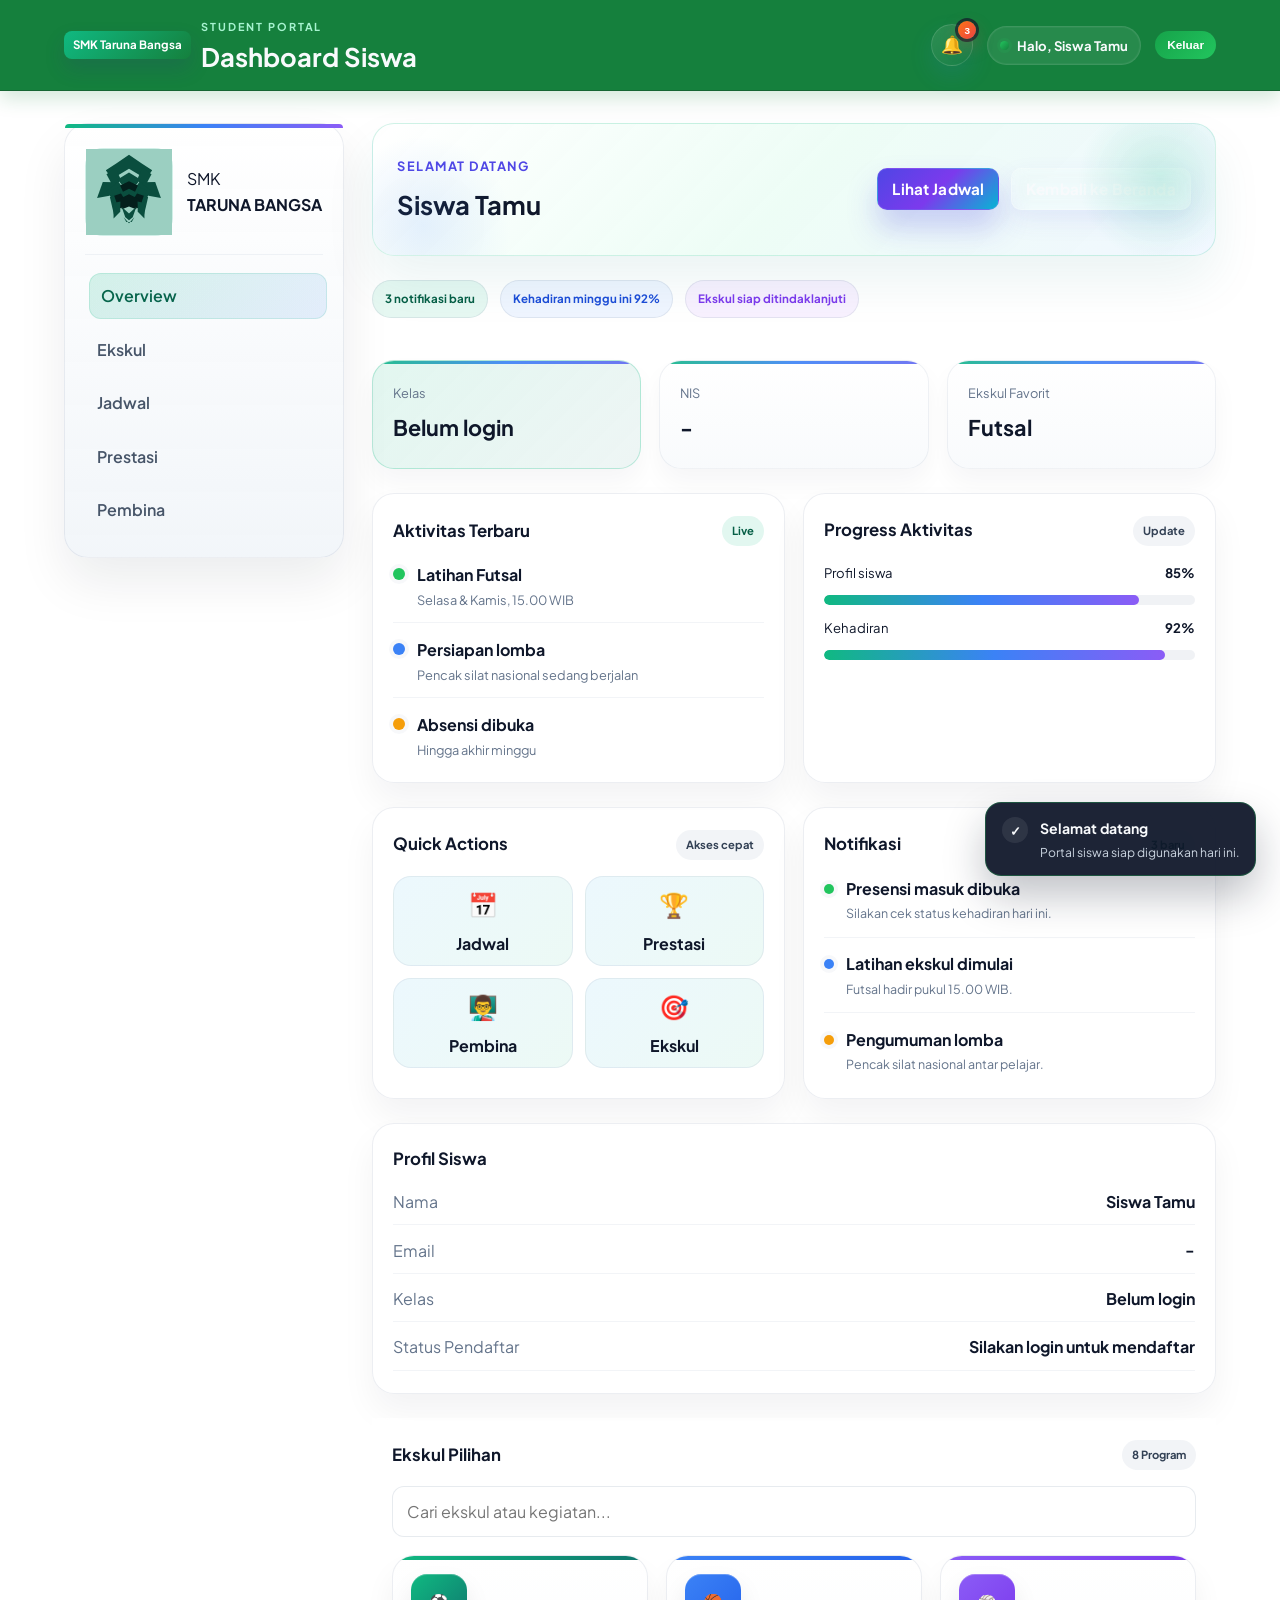
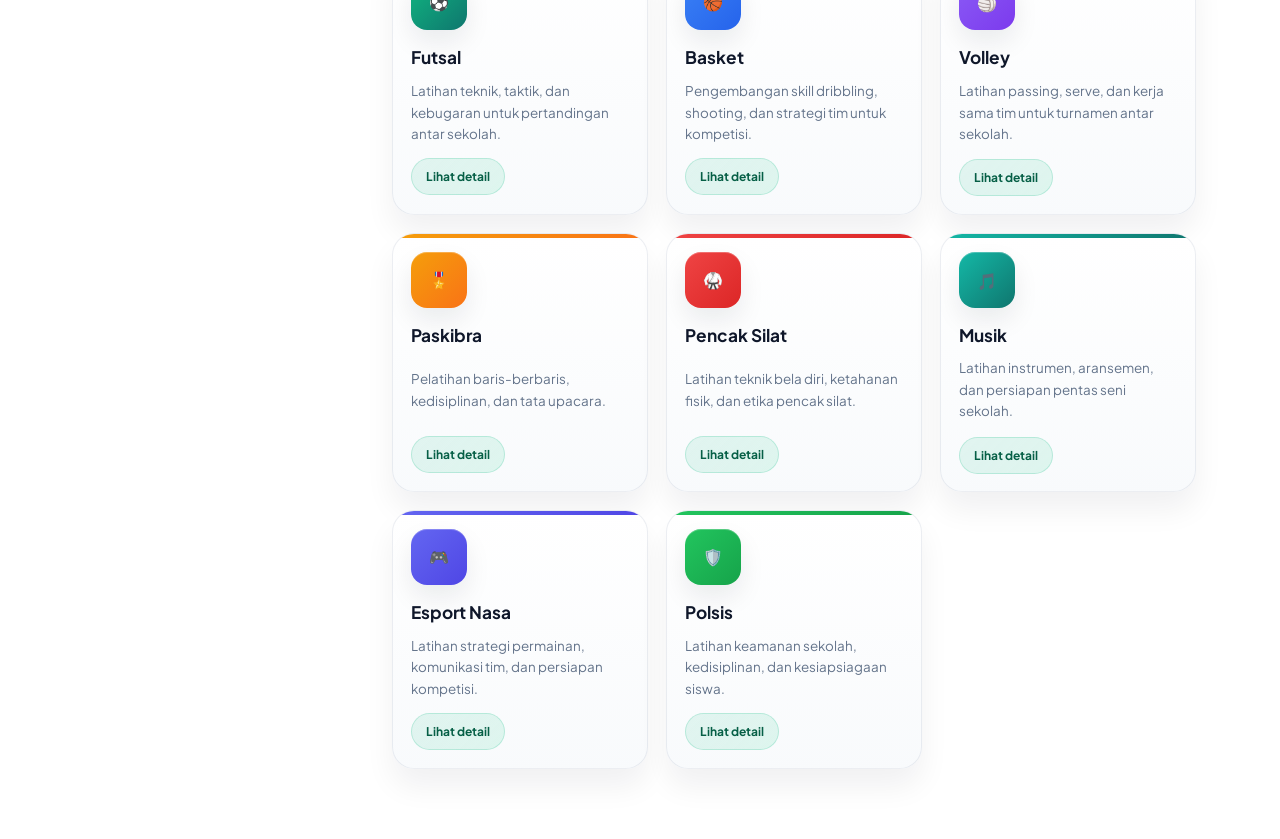
<file: dashboard.html>
<!doctype html>
<html lang="id">
<head>
  <meta charset="utf-8" />
  <meta name="viewport" content="width=device-width, initial-scale=1" />
  <title>Dashboard Siswa</title>
  <link rel="stylesheet" href="styles.css">
  <link rel="preconnect" href="https://fonts.googleapis.com">
  <link rel="preconnect" href="https://fonts.gstatic.com" crossorigin>
  <link href="https://fonts.googleapis.com/css2?family=Plus+Jakarta+Sans:wght@400;500;600;700;800&display=swap" rel="stylesheet">
</head>
<body class="halaman-dasbor">
  <header class="kepala-dasbor">
    <div class="container bilah-atas-dasbor">
      <div class="brand brand-dashboard">
        <span class="brand-badge">SMK Taruna Bangsa</span>
        <div>
          <span class="brand-kicker">Student Portal</span>
          <h1>Dashboard Siswa</h1>
        </div>
      </div>

      <div class="aksi-dasbor">
        <div class="notifikasi-bungkus">
          <button class="notifikasi-pemicu" id="notification-trigger" type="button" aria-label="Buka notifikasi">
            <span aria-hidden="true">🔔</span>
            <span class="notifikasi-jumlah" id="notification-count">0</span>
          </button>
          <div class="notifikasi-panel tersembunyi" id="notification-panel">
            <div class="notifikasi-kepala">
              <strong>Notifikasi</strong>
              <button class="bersih-notifikasi" id="clear-notif" type="button">Bersihkan</button>
            </div>
            <div id="notification-list" class="notifikasi-daftar"></div>
          </div>
        </div>

        <div class="status-pengguna status-pengguna-besar">
          <span class="chip-pengguna" id="dashboard-user-name">Halo, Siswa</span>
        </div>
        <button class="tombol-keluar" id="dashboard-logout" type="button">Keluar</button>
      </div>
    </div>
  </header>

  <main class="utama-dasbor">
    <div class="container kisi-dasbor">
      <aside class="sidebar-card">
        <div class="sidebar-brand">
          <div class="school-logo small-logo" aria-label="Logo SMK Taruna Bangsa">
            <img src="logo-taruna-bangsa.svg" alt="Logo SMK Taruna Bangsa" />
          </div>
          <div>
            <p>SMK</p>
            <strong>TARUNA BANGSA</strong>
          </div>
        </div>

        <nav class="navigasi-dasbor">
          <a href="#overview" class="aktif">Overview</a>
          <a href="#ekskul-portal">Ekskul</a>
          <a href="jadwal.html">Jadwal</a>
          <a href="prestasi.html">Prestasi</a>
          <a href="pembina.html">Pembina</a>
        </nav>
      </aside>

      <section class="isi-dasbor">
        <div class="welcome-card" id="overview">
          <div>
            <span class="sub-title">Selamat datang</span>
            <h2 id="welcome-name">Siswa</h2>
          </div>
          <div class="quick-actions">
            <a href="jadwal.html" class="tombol tombol-utama">Lihat Jadwal</a>
            <a href="index.html" class="tombol tombol-sekunder">Kembali ke Beranda</a>
          </div>
        </div>

        <div class="feature-row">
          <div class="feature-badge sukses">3 notifikasi baru</div>
          <div class="feature-badge neutral">Kehadiran minggu ini 92%</div>
          <div class="feature-badge accent">Ekskul siap ditindaklanjuti</div>
        </div>

        <div class="stats-grid">
          <article class="stat-box highlight">
            <span class="stat-label">Kelas</span>
            <strong id="dash-kelas">-</strong>
          </article>
          <article class="stat-box">
            <span class="stat-label">NIS</span>
            <strong id="dash-nis">-</strong>
          </article>
          <article class="stat-box">
            <span class="stat-label">Ekskul Favorit</span>
            <strong id="dash-favorit">Futsal</strong>
          </article>
        </div>

        <div class="panel-grid">
          <article class="info-panel glass-panel timeline-panel">
            <div class="panel-head">
              <h3>Aktivitas Terbaru</h3>
              <span class="lencana">Live</span>
            </div>
            <ul class="timeline-list">
              <li>
                <span class="timeline-dot green"></span>
                <div>
                  <strong>Latihan Futsal</strong>
                  <p>Selasa & Kamis, 15.00 WIB</p>
                </div>
              </li>
              <li>
                <span class="timeline-dot blue"></span>
                <div>
                  <strong>Persiapan lomba</strong>
                  <p>Pencak silat nasional sedang berjalan</p>
                </div>
              </li>
              <li>
                <span class="timeline-dot orange"></span>
                <div>
                  <strong>Absensi dibuka</strong>
                  <p>Hingga akhir minggu</p>
                </div>
              </li>
            </ul>
          </article>

          <article class="info-panel glass-panel progress-panel">
            <div class="panel-head">
              <h3>Progress Aktivitas</h3>
              <span class="lencana halus">Update</span>
            </div>
            <div class="progress-stack">
              <div class="progress-row">
                <label>Profil siswa</label>
                <strong>85%</strong>
              </div>
              <div class="progress-bar"><span style="width: 85%"></span></div>

              <div class="progress-row">
                <label>Kehadiran</label>
                <strong>92%</strong>
              </div>
              <div class="progress-bar"><span style="width: 92%"></span></div>
            </div>
          </article>
        </div>

        <div class="panel-grid">
          <article class="info-panel glass-panel quick-actions-panel">
            <div class="panel-head">
              <h3>Quick Actions</h3>
              <span class="lencana halus">Akses cepat</span>
            </div>
            <div class="quick-chip-grid">
              <a href="jadwal.html" class="quick-action-item">
                <span class="quick-icon">📅</span>
                <strong>Jadwal</strong>
              </a>
              <a href="prestasi.html" class="quick-action-item">
                <span class="quick-icon">🏆</span>
                <strong>Prestasi</strong>
              </a>
              <a href="pembina.html" class="quick-action-item">
                <span class="quick-icon">👨‍🏫</span>
                <strong>Pembina</strong>
              </a>
              <a href="#ekskul-portal" class="quick-action-item">
                <span class="quick-icon">🎯</span>
                <strong>Ekskul</strong>
              </a>
            </div>
          </article>

          <article class="info-panel glass-panel notifications-panel">
            <div class="panel-head">
              <h3>Notifikasi</h3>
              <span class="lencana">3 baru</span>
            </div>
            <ul class="daftar-notifikasi">
              <li>
                <span class="titik-notifikasi green"></span>
                <div>
                  <strong>Presensi masuk dibuka</strong>
                  <p>Silakan cek status kehadiran hari ini.</p>
                </div>
              </li>
              <li>
                <span class="titik-notifikasi blue"></span>
                <div>
                  <strong>Latihan ekskul dimulai</strong>
                  <p>Futsal hadir pukul 15.00 WIB.</p>
                </div>
              </li>
              <li>
                <span class="titik-notifikasi orange"></span>
                <div>
                  <strong>Pengumuman lomba</strong>
                  <p>Pencak silat nasional antar pelajar.</p>
                </div>
              </li>
            </ul>
          </article>
        </div>

        <article class="info-panel glass-panel profile-panel">
          <div class="panel-head">
            <h3>Profil Siswa</h3>
          </div>
          <ul class="profile-list">
            <li><span>Nama</span><strong id="profile-name">-</strong></li>
            <li><span>Email</span><strong id="profile-email">-</strong></li>
            <li><span>Kelas</span><strong id="profile-kelas">-</strong></li>
            <li><span>Status Pendaftar</span><strong id="profile-status">Menunggu Verifikasi</strong></li>
          </ul>
        </article>

        <section id="ekskul-portal" class="detail-panel glass-panel">
          <div class="panel-head">
            <h3>Ekskul Pilihan</h3>
            <span class="lencana halus">8 Program</span>
          </div>
          <div class="search-box-wrap">
            <input id="student-search" type="search" placeholder="Cari ekskul atau kegiatan..." aria-label="Cari ekskul" />
          </div>
          <div id="student-ekskul-grid" class="student-ekskul-grid"></div>
        </section>
      </section>
    </div>
  </main>

  <script>
    const defaultNotifications = [
      {
        id: 'notif-1',
        title: 'Presensi masuk dibuka',
        message: 'Silakan cek status kehadiran hari ini.',
        time: 'Baru saja',
        read: false,
        tone: 'sukses'
      },
      {
        id: 'notif-2',
        title: 'Latihan ekskul dimulai',
        message: 'Futsal hadir pukul 15.00 WIB.',
        time: '10 menit lalu',
        read: false,
        tone: 'info'
      },
      {
        id: 'notif-3',
        title: 'Pengumuman lomba',
        message: 'Pencak silat nasional antar pelajar.',
        time: '1 jam lalu',
        read: true,
        tone: 'peringatan'
      }
    ];

    function getCurrentStudent() {
      try {
        const sessionUser = sessionStorage.getItem('loggedInStudent');
        if (sessionUser) return JSON.parse(sessionUser);
        const localUser = localStorage.getItem('loggedInStudent');
        return localUser ? JSON.parse(localUser) : null;
      } catch (error) {
        return null;
      }
    }

    function getNotifications() {
      try {
        const stored = JSON.parse(localStorage.getItem('student_notifications') || 'null');
        if (Array.isArray(stored) && stored.length) return stored;
        localStorage.setItem('student_notifications', JSON.stringify(defaultNotifications));
        return defaultNotifications;
      } catch (error) {
        return defaultNotifications;
      }
    }

    function saveNotifications(list) {
      localStorage.setItem('student_notifications', JSON.stringify(list));
    }

    function renderNotifications() {
      const listEl = document.getElementById('notification-list');
      const countEl = document.getElementById('notification-count');
      if (!listEl || !countEl) return;

      const notifications = getNotifications();
      const unreadCount = notifications.filter((item) => !item.read).length;
      countEl.textContent = unreadCount;
      countEl.style.display = unreadCount > 0 ? 'inline-flex' : 'none';

      listEl.innerHTML = notifications.map((item) => `
        <div class="notifikasi-item ${item.read ? 'dibaca' : 'belum-dibaca'}" data-id="${item.id}">
          <div class="notifikasi-indikator ${item.tone || 'info'}"></div>
          <div class="notifikasi-teks">
            <strong>${item.title}</strong>
            <p>${item.message}</p>
            <span>${item.time}</span>
          </div>
          <button class="notifikasi-tutup" type="button" data-id="${item.id}" aria-label="Hapus notifikasi">×</button>
        </div>
      `).join('');
    }

    function addNotification({ title, message, tone = 'info', time = 'Baru saja' }) {
      const notifications = getNotifications();
      notifications.unshift({
        id: `notif-${Date.now()}`,
        title,
        message,
        time,
        read: false,
        tone
      });
      saveNotifications(notifications.slice(0, 6));
      renderNotifications();
      showToast(title, message, tone);
    }

    function showToast(title, message, tone = 'info') {
      const existing = document.querySelector('.pesan-muncul');
      if (existing) existing.remove();

      const toast = document.createElement('div');
      toast.className = `pesan-muncul ${tone}`;
      toast.innerHTML = `
        <div class="ikon-pesan">${tone === 'sukses' ? '✓' : tone === 'peringatan' ? '!' : 'i'}</div>
        <div>
          <strong>${title}</strong>
          <p>${message}</p>
        </div>
      `;
      document.body.appendChild(toast);
      setTimeout(() => toast.classList.add('tampil'), 50);
      setTimeout(() => {
        toast.classList.remove('tampil');
        setTimeout(() => toast.remove(), 300);
      }, 2600);
    }

    function markAllAsRead() {
      const notifications = getNotifications().map((item) => ({ ...item, read: true }));
      saveNotifications(notifications);
      renderNotifications();
    }

    function getEkskulList() {
      try {
        const stored = JSON.parse(localStorage.getItem('ex_ekskul') || '[]');
        const list = (stored.length ? stored : [
          { name: 'Futsal', desc: 'Latihan teknik, taktik, dan kebugaran untuk pertandingan antar sekolah.' },
          { name: 'Basket', desc: 'Pengembangan skill dribbling, shooting, dan strategi tim.' },
          { name: 'Volley', desc: 'Latihan passing, serve, dan kerja sama tim.' },
          { name: 'Paskibra', desc: 'Pelatihan baris-berbaris, kedisiplinan, dan tata upacara.' },
          { name: 'Pencak Silat', desc: 'Belajar teknik bertahan dan penyerangan tradisional.' },
          { name: 'Musik', desc: 'Latihan instrumen, aransemen, dan pentas seni sekolah.' },
          { name: 'Esport Nasa', desc: 'Kompetisi game dan strategi tim.' },
          { name: 'Polsis', desc: 'Program keamanan sekolah dan latihan kesiapsiagaan.' }
        ]).filter((item) => String(item.name || '').toLowerCase() !== 'robotika');

        if (stored.length !== list.length) {
          localStorage.setItem('ex_ekskul', JSON.stringify(list));
        }
        return list;
      } catch (error) {
        return [];
      }
    }

    function renderEkskulCards() {
      const grid = document.getElementById('student-ekskul-grid');
      if (!grid) return;
      const list = getEkskulList();
      const countPill = document.querySelector('#ekskul-portal .lencana.halus');
      if (countPill) {
        countPill.textContent = `${list.length} Program`;
      }
      grid.innerHTML = list.map((item, index) => {
        const iconMap = {
          Futsal: '⚽',
          Basket: '🏀',
          Volley: '🏐',
          Paskibra: '🎖️',
          'Pencak Silat': '🥋',
          Musik: '🎵',
          'Esport Nasa': '🎮',
          Polis: '🛡️',
          Polsis: '🛡️'
        };
        const accent = [
          'linear-gradient(135deg, #10b981, #0f766e)',
          'linear-gradient(135deg, #3b82f6, #2563eb)',
          'linear-gradient(135deg, #8b5cf6, #7c3aed)',
          'linear-gradient(135deg, #f59e0b, #f97316)',
          'linear-gradient(135deg, #ef4444, #dc2626)',
          'linear-gradient(135deg, #14b8a6, #0f766e)',
          'linear-gradient(135deg, #6366f1, #4f46e5)',
          'linear-gradient(135deg, #22c55e, #16a34a)'
        ][index % 8];
        const icon = iconMap[item.name] || '✨';

        return `
          <article class="kartu-ekskul-mini kartu-muncul" style="--card-accent:${accent}">
            <div class="avatar-mini" aria-label="Icon ${item.name}">${icon}</div>
            <div class="isi-mini">
              <h4>${item.name}</h4>
              <p>${item.desc}</p>
            </div>
            <a class="tautan-mini" href="ekskul-detail.html?name=${encodeURIComponent(item.name)}">Lihat detail</a>
          </article>
        `;
      }).join('');

      const cards = document.querySelectorAll('.kartu-muncul');
      if (!cards.length) return;

      if (!('IntersectionObserver' in window)) {
        cards.forEach((card) => card.classList.add('terlihat'));
        return;
      }

      const observer = new IntersectionObserver((entries) => {
        entries.forEach((entry) => {
          if (entry.isIntersecting) {
            entry.target.classList.add('terlihat');
            observer.unobserve(entry.target);
          }
        });
      }, { threshold: 0.12 });
      cards.forEach((card) => observer.observe(card));
    }

    const searchInput = document.getElementById('student-search');
    if (searchInput) {
      searchInput.addEventListener('input', function () {
        const term = this.value.trim().toLowerCase();
        const cards = document.querySelectorAll('.kartu-ekskul-mini');
        cards.forEach((card) => {
          const text = card.textContent.toLowerCase();
          const match = !term || text.includes(term);
          card.style.display = match ? 'flex' : 'none';
        });
      });
    }

    let student = getCurrentStudent();
    if (!student) {
      student = {
        name: 'Siswa Tamu',
        nis: '-',
        kelas: 'Belum login',
        email: '-',
        statusPendaftar: 'Silakan login untuk mendaftar'
      };
    }

    {
      document.getElementById('dashboard-user-name').textContent = 'Halo, ' + (student.name || 'Siswa');
      document.getElementById('welcome-name').textContent = student.name || 'Siswa';
      document.getElementById('dash-kelas').textContent = student.kelas || 'Belum diisi';
      document.getElementById('dash-nis').textContent = student.nis || '-';
      document.getElementById('dash-favorit').textContent = 'Futsal';
      document.getElementById('profile-name').textContent = student.name || '-';
      document.getElementById('profile-email').textContent = student.email || '-';
      document.getElementById('profile-kelas').textContent = student.kelas || '-';
      document.getElementById('profile-status').textContent = student.statusPendaftar || 'Menunggu Verifikasi';
      renderEkskulCards();
    }

    const trigger = document.getElementById('notification-trigger');
    const panel = document.getElementById('notification-panel');
    const clearBtn = document.getElementById('clear-notif');

    function closeAllNotificationPanels() {
      document.querySelectorAll('.notifikasi-panel').forEach((otherPanel) => {
        otherPanel.classList.add('tersembunyi');
      });
    }

    if (trigger && panel) {
      trigger.addEventListener('click', (event) => {
        event.preventDefault();
        event.stopPropagation();

        const isOpen = !panel.classList.contains('tersembunyi');
        closeAllNotificationPanels();

        if (!isOpen) {
          panel.classList.remove('tersembunyi');
          trigger.setAttribute('aria-expanded', 'true');
        } else {
          trigger.setAttribute('aria-expanded', 'false');
        }
      });
    }

    if (clearBtn) {
      clearBtn.addEventListener('click', () => {
        saveNotifications([]);
        renderNotifications();
      });
    }

    document.getElementById('notification-list')?.addEventListener('click', function (event) {
      const dismissBtn = event.target.closest('.notifikasi-tutup');
      if (!dismissBtn) {
        const item = event.target.closest('.notifikasi-item');
        if (!item) return;
        const notifications = getNotifications().map((entry) => entry.id === item.dataset.id ? { ...entry, read: true } : entry);
        saveNotifications(notifications);
        renderNotifications();
        return;
      }

      const notifications = getNotifications().filter((entry) => entry.id !== dismissBtn.dataset.id);
      saveNotifications(notifications);
      renderNotifications();
    });

    document.addEventListener('click', (event) => {
      if (!panel) return;
      const target = event.target;
      const clickedInsidePanel = panel.contains(target);
      const clickedTrigger = trigger && (trigger === target || trigger.contains(target));

      if (!clickedInsidePanel && !clickedTrigger && !panel.classList.contains('tersembunyi')) {
        panel.classList.add('tersembunyi');
        if (trigger) trigger.setAttribute('aria-expanded', 'false');
      }
    });

    renderNotifications();
    addNotification({ title: 'Selamat datang', message: 'Portal siswa siap digunakan hari ini.', tone: 'sukses', time: 'Sekarang' });

    document.getElementById('dashboard-logout').addEventListener('click', function () {
      sessionStorage.removeItem('loggedInStudent');
      localStorage.removeItem('loggedInStudent');
      window.location.href = 'student-login.html';
    });
  </script>
</body>
</html>
</file>
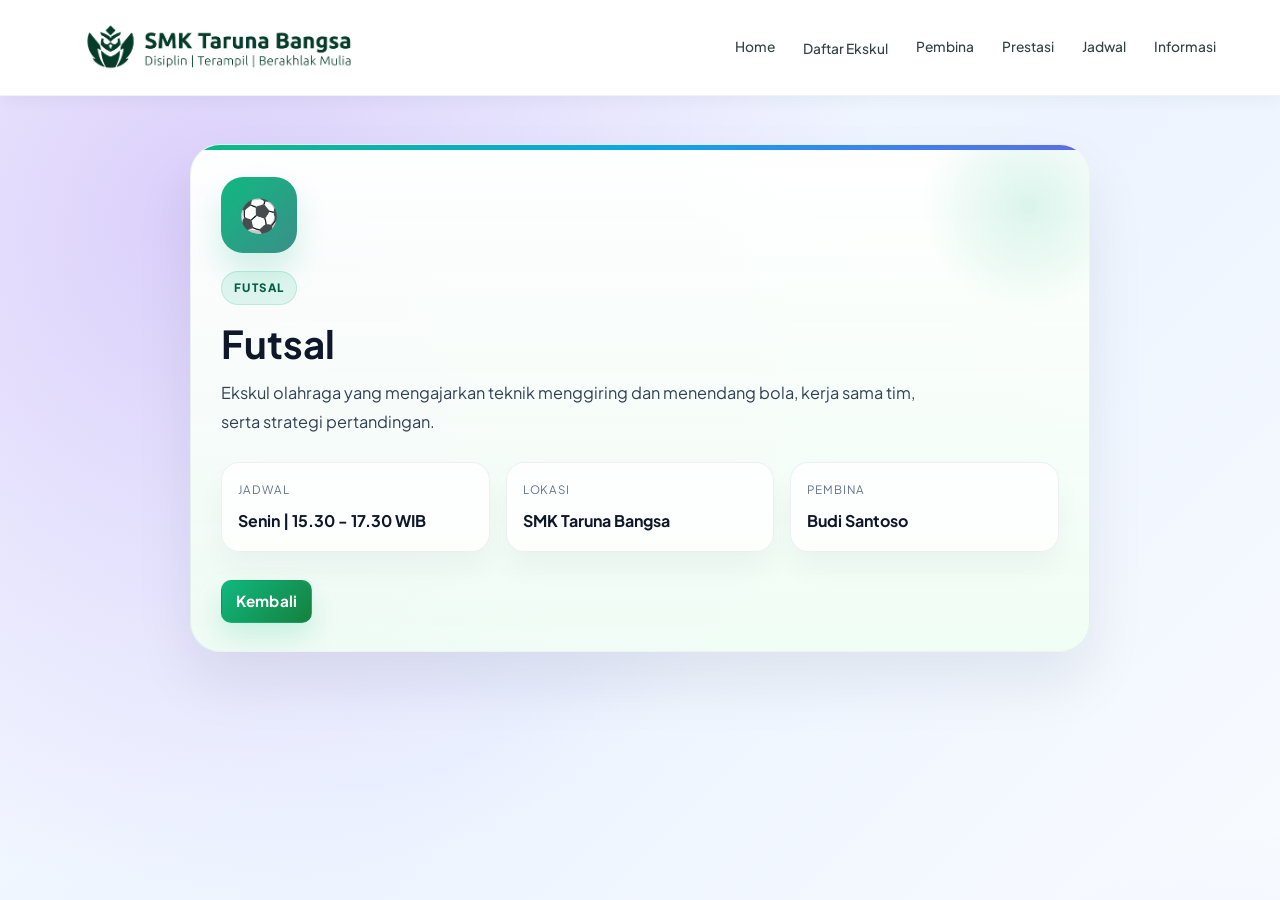
<file: ekskul-detail.html>
<!doctype html>
<html lang="id">
<head>
  <meta charset="utf-8" />
  <meta name="viewport" content="width=device-width, initial-scale=1" />
  <title>Detail Ekskul</title>
  <link rel="stylesheet" href="styles.css">
  <link rel="preconnect" href="https://fonts.googleapis.com">
  <link rel="preconnect" href="https://fonts.gstatic.com" crossorigin>
  <link href="https://fonts.googleapis.com/css2?family=Plus+Jakarta+Sans:wght@400;500;600;700;800&display=swap" rel="stylesheet">
</head>
<body class="detail-page landing-page">
  <header class="site-header detail-header">
    <div class="container header-container">
      <button class="tombol-navigasi-kiri debug" aria-label="Buka menu">☰</button>
      <div class="brand">
        <img class="brand-logo" src="logo-saya.png" alt="Logo SMK Taruna Bangsa" />
      </div>
      <div class="menu-kanan">
        <nav class="navigasi-utama">
          <a href="index.html" class="tautan-navigasi">Home</a>
          <div class="menu-turun">
            <button class="tautan-navigasi tombol-menu-turun" type="button" aria-expanded="false">Daftar Ekskul</button>
            <div class="daftar-menu-turun" aria-label="Daftar ekskul">
              <a class="tautan-ekskul futsal-link" href="ekskul-detail.html?name=Futsal">Futsal</a>
              <a class="tautan-ekskul basket-link" href="ekskul-detail.html?name=Basket">Basket</a>
              <a class="tautan-ekskul volley-link" href="ekskul-detail.html?name=Volley">Volley</a>
              <a class="tautan-ekskul paskibra-link" href="ekskul-detail.html?name=Paskibra">Paskibra</a>
              <a class="tautan-ekskul silat-link" href="ekskul-detail.html?name=Pencak%20Silat">Pencak Silat</a>
              <a class="tautan-ekskul musik-link" href="ekskul-detail.html?name=Musik">Musik</a>
              <a class="tautan-ekskul esport-link" href="ekskul-detail.html?name=Esport%20Nasa">Esport Nasa</a>
              <a class="tautan-ekskul polsis-link" href="ekskul-detail.html?name=Polsis">Polsis</a>
            </div>
          </div>
          <a href="pembina.html" class="tautan-navigasi">Pembina</a>
          <a href="prestasi.html" class="tautan-navigasi">Prestasi</a>
          <a href="jadwal.html" class="tautan-navigasi">Jadwal</a>
          <a href="informasi.html" class="tautan-navigasi">Informasi</a>
        </nav>
      </div>
    </div>
  </header>

  <div id="left-panel" class="left-panel" aria-hidden="true">
    <div class="panel-inner">
      <button class="tombol-tutup" aria-label="Tutup">✕</button>
      <nav class="navigasi-ponsel">
        <a href="index.html" class="tautan-navigasi">Home</a>
        <div class="menu-turun-ponsel">
          <button class="tautan-navigasi tombol-menu-turun" type="button" aria-expanded="false">Daftar Ekskul</button>
          <div class="daftar-menu-turun-ponsel">
            <a class="tautan-ekskul futsal-link" href="ekskul-detail.html?name=Futsal">Futsal</a>
            <a class="tautan-ekskul basket-link" href="ekskul-detail.html?name=Basket">Basket</a>
            <a class="tautan-ekskul volley-link" href="ekskul-detail.html?name=Volley">Volley</a>
            <a class="tautan-ekskul paskibra-link" href="ekskul-detail.html?name=Paskibra">Paskibra</a>
            <a class="tautan-ekskul silat-link" href="ekskul-detail.html?name=Pencak%20Silat">Pencak Silat</a>
            <a class="tautan-ekskul musik-link" href="ekskul-detail.html?name=Musik">Musik</a>
            <a class="tautan-ekskul esport-link" href="ekskul-detail.html?name=Esport%20Nasa">Esport Nasa</a>
            <a class="tautan-ekskul polsis-link" href="ekskul-detail.html?name=Polsis">Polsis</a>
          </div>
        </div>
        <a href="pembina.html" class="tautan-navigasi">Pembina</a>
        <a href="prestasi.html" class="tautan-navigasi">Prestasi</a>
        <a href="jadwal.html" class="tautan-navigasi">Jadwal</a>
        <a href="informasi.html" class="tautan-navigasi">Informasi</a>
      </nav>
    </div>
  </div>

  <main class="detail-main">
    <div class="container detail-wrap">
      <article class="detail-card" id="detail-card">
        <div class="detail-hero">
          <div id="detail-icon" class="detail-icon" aria-label="Ikon ekskul">✨</div>
        </div>
        <div id="detail-badge" class="detail-badge">Ekskul</div>
        <h1 id="detail-name">Nama Ekskul</h1>
        <p id="detail-desc" class="detail-desc">Deskripsi ekskul.</p>

        <div class="detail-meta">
          <div>
            <span>Jadwal</span>
            <strong id="detail-schedule">-</strong>
          </div>
          <div>
            <span>Lokasi</span>
            <strong id="detail-location">GOR SMK Taruna Bangsa</strong>
          </div>
          <div>
            <span>Pembina</span>
            <strong id="detail-coach">-</strong>
          </div>
        </div>

        <div class="detail-actions">
          <a href="index.html" class="tombol tombol-utama">Kembali</a>
        </div>
      </article>
    </div>
  </main>


  <script src="script.js"></script>

  <script>
    const params = new URLSearchParams(window.location.search);
    const name = params.get('name') || 'Futsal';
    const defaultList = [
      { name: 'Futsal', desc: 'Ekskul olahraga yang mengajarkan teknik menggiring dan menendang bola, kerja sama tim, serta strategi pertandingan.', schedule: 'Senin | 15.30 - 17.30 WIB', coach: 'Budi Santoso', location: 'SMK Taruna Bangsa' },
      { name: 'Basket', desc: 'Kegiatan olahraga untuk belajar dribbling, passing, shooting, dan cara bermain sebagai tim dengan sportif.', schedule: 'Selasa | 16.00 - 18.00 WIB', coach: 'Andi Rahman', location: 'SMK Taruna Bangsa' },
      { name: 'Volley', desc: 'Latihan permainan bola voli mulai dari passing, servis, smash, hingga kerja sama tim dalam pertandingan.', schedule: 'Rabu | 15.45 - 17.45 WIB', coach: 'Siti Nurhaliza', location: 'SMK Taruna Bangsa' },
      { name: 'Paskibra', desc: 'Kegiatan untuk melatih baris-berbaris, kedisiplinan, kekompakan, kepemimpinan, dan tata upacara.', schedule: 'Kamis | 14.30 - 16.00 WIB', coach: 'Rina Marlina', location: 'SMK Taruna Bangsa' },
      { name: 'Pencak Silat', desc: 'Belajar seni bela diri untuk meningkatkan kekuatan, kelincahan, keberanian, dan sikap menghormati orang lain.', schedule: 'Jumat | 16.15 - 18.15 WIB', coach: 'Dika Pratama', location: 'SMK Taruna Bangsa' },
      { name: 'Musik', desc: 'Tempat mengembangkan bakat bermusik melalui latihan alat musik, bernyanyi, membuat aransemen, dan pentas seni.', schedule: 'Sabtu | 08.00 - 10.00 WIB', coach: 'Nadya Aulia', location: 'SMK Taruna Bangsa' },
      { name: 'Esport Nasa', desc: 'Kegiatan permainan digital yang melatih strategi, konsentrasi, komunikasi, dan kerja sama tim secara sportif.', schedule: 'Sabtu | 13.30 - 15.30 WIB', coach: 'Fajar Aditia', location: 'SMK Taruna Bangsa' },
      { name: 'Polsis', desc: 'Kegiatan yang membentuk kedisiplinan, tanggung jawab, kepedulian, dan kesiapsiagaan dalam menjaga keamanan sekolah.', schedule: 'Jumat | 17.00 - 18.30 WIB', coach: 'Raka Firmansyah', location: 'SMK Taruna Bangsa' }
    ];

    const data = (() => {
      try {
        const stored = JSON.parse(localStorage.getItem('ex_ekskul') || '[]');
        const fallback = defaultList.find((item) => item.name === name) || defaultList[0];
        const saved = stored.find((item) => item.name === name);
        return saved ? { ...fallback, ...saved, desc: fallback.desc, location: 'SMK Taruna Bangsa', schedule: saved.schedule || fallback.schedule } : fallback;
      } catch (error) {
        return defaultList.find((item) => item.name === name) || defaultList[0];
      }
    })();

    const iconMap = {
      Futsal: '⚽',
      Basket: '🏀',
      Volley: '🏐',
      Paskibra: '🎖️',
      'Pencak Silat': '🥋',
      Musik: '🎵',
      'Esport Nasa': '🎮',
      Polis: '🛡️',
      Polsis: '🛡️'
    };
    const accentMap = {
      Futsal: '#10b981',
      Basket: '#3b82f6',
      Volley: '#8b5cf6',
      Paskibra: '#f59e0b',
      'Pencak Silat': '#ef4444',
      Musik: '#14b8a6',
      'Esport Nasa': '#6366f1',
      Polsis: '#22c55e'
    };

    const accent = accentMap[data.name] || '#10b981';
    document.getElementById('detail-name').textContent = data.name;
    document.getElementById('detail-desc').textContent = data.desc || 'Ekskul ini menjadi wadah untuk mengembangkan bakat dan semangat kompetisi siswa.';
    document.getElementById('detail-schedule').textContent = data.schedule || 'Jadwal menyesuaikan pembina';
    document.getElementById('detail-location').textContent = data.location || 'Lokasi sesuai jadwal latihan';
    document.getElementById('detail-coach').textContent = data.coach || 'Pembina berkompeten';
    document.getElementById('detail-badge').textContent = data.name;
    document.getElementById('detail-icon').textContent = iconMap[data.name] || '✨';
    document.getElementById('detail-card').style.setProperty('--detail-accent', accent);
  </script>
</body>
</html>
</file>
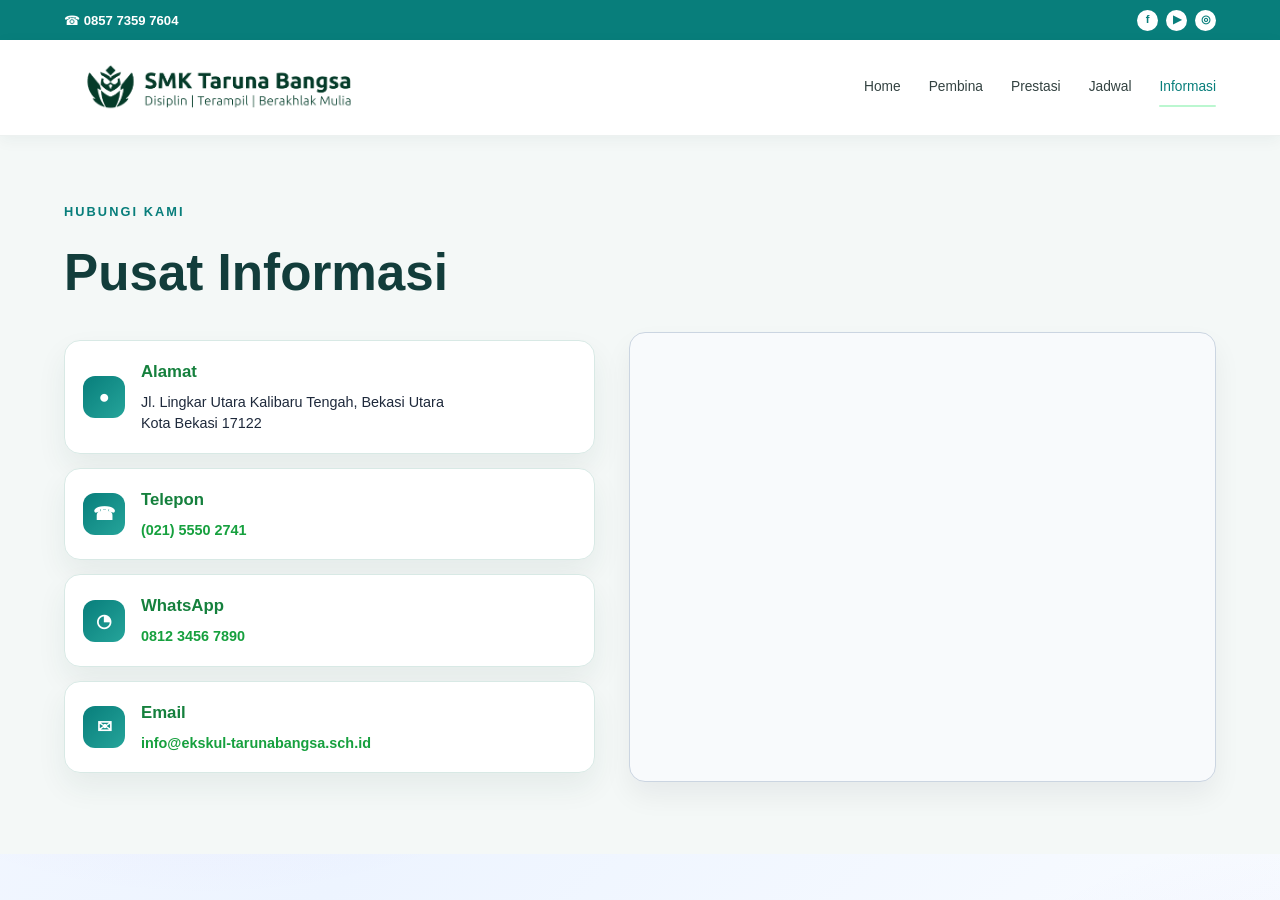
<file: informasi.html>
<!doctype html>
<html lang="id">
<head>
  <meta charset="utf-8" />
  <meta name="viewport" content="width=device-width, initial-scale=1" />
  <title>Informasi - SMK Taruna Bangsa</title>
  <link rel="stylesheet" href="styles.css">
</head>
<body class="landing-page">
  <div class="top-strip"><div class="container top-strip-inner"><span class="top-phone">☎ <strong>0857 7359 7604</strong></span><div class="top-socials" aria-label="Media sosial sekolah"><a href="#" aria-label="Facebook">f</a><a href="#" aria-label="YouTube">▶</a><a href="#" aria-label="Instagram">◎</a></div></div></div>
  <header class="site-header">
    <div class="container header-container">
      <button class="tombol-navigasi-kiri debug" aria-label="Buka menu">☰</button>
      <div class="brand"><img class="brand-logo" src="logo-saya.png" alt="Logo SMK Taruna Bangsa" /></div>
      <div class="menu-kanan">
        <nav class="navigasi-utama">
          <a href="index.html" class="tautan-navigasi">Home</a>
          <a href="pembina.html" class="tautan-navigasi">Pembina</a>
          <a href="prestasi.html" class="tautan-navigasi">Prestasi</a>
          <a href="jadwal.html" class="tautan-navigasi">Jadwal</a>
          <a href="informasi.html" class="tautan-navigasi aktif">Informasi</a>
        </nav>
      </div>
    </div>
  </header>

  <div id="left-panel" class="left-panel" aria-hidden="true">
    <div class="panel-inner">
      <button class="tombol-tutup" aria-label="Tutup">✕</button>
      <nav class="navigasi-ponsel">
        <a href="index.html" class="tautan-navigasi">Home</a>
        <a href="pembina.html" class="tautan-navigasi">Pembina</a>
        <a href="prestasi.html" class="tautan-navigasi">Prestasi</a>
        <a href="jadwal.html" class="tautan-navigasi">Jadwal</a>
        <a href="informasi.html" class="tautan-navigasi">Informasi</a>
      </nav>
    </div>
  </div>

  <main class="information-section isi-halaman">
    <div class="container">
      <div class="information-heading">
        <span class="sub-title">HUBUNGI KAMI</span>
          <h2>Pusat Informasi</h2>
      </div>
      <div class="information-layout">
        <div class="map-frame"><iframe title="Peta lokasi SMK Taruna Bangsa" src="https://www.google.com/maps?q=SMK%20Taruna%20Bangsa%20Kota%20Bekasi&output=embed" loading="lazy" referrerpolicy="no-referrer-when-downgrade"></iframe></div>
        <div class="contact-list">
          <article class="contact-item"><span class="contact-icon" aria-hidden="true">●</span><div><h3>Alamat</h3><p>Jl. Lingkar Utara Kalibaru Tengah, Bekasi Utara<br>Kota Bekasi 17122</p></div></article>
          <article class="contact-item"><span class="contact-icon" aria-hidden="true">☎</span><div><h3>Telepon</h3><p><a href="tel:+622155502741">(021) 5550 2741</a></p></div></article>
          <article class="contact-item"><span class="contact-icon" aria-hidden="true">◔</span><div><h3>WhatsApp</h3><p><a href="https://wa.me/6281234567890">0812 3456 7890</a></p></div></article>
          <article class="contact-item"><span class="contact-icon" aria-hidden="true">✉</span><div><h3>Email</h3><p><a href="mailto:info@ekskul-tarunabangsa.sch.id">info@ekskul-tarunabangsa.sch.id</a></p></div></article>
        </div>
      </div>
    </div>
  </main>
  <script src="script.js"></script>
</body>
</html>
</file>
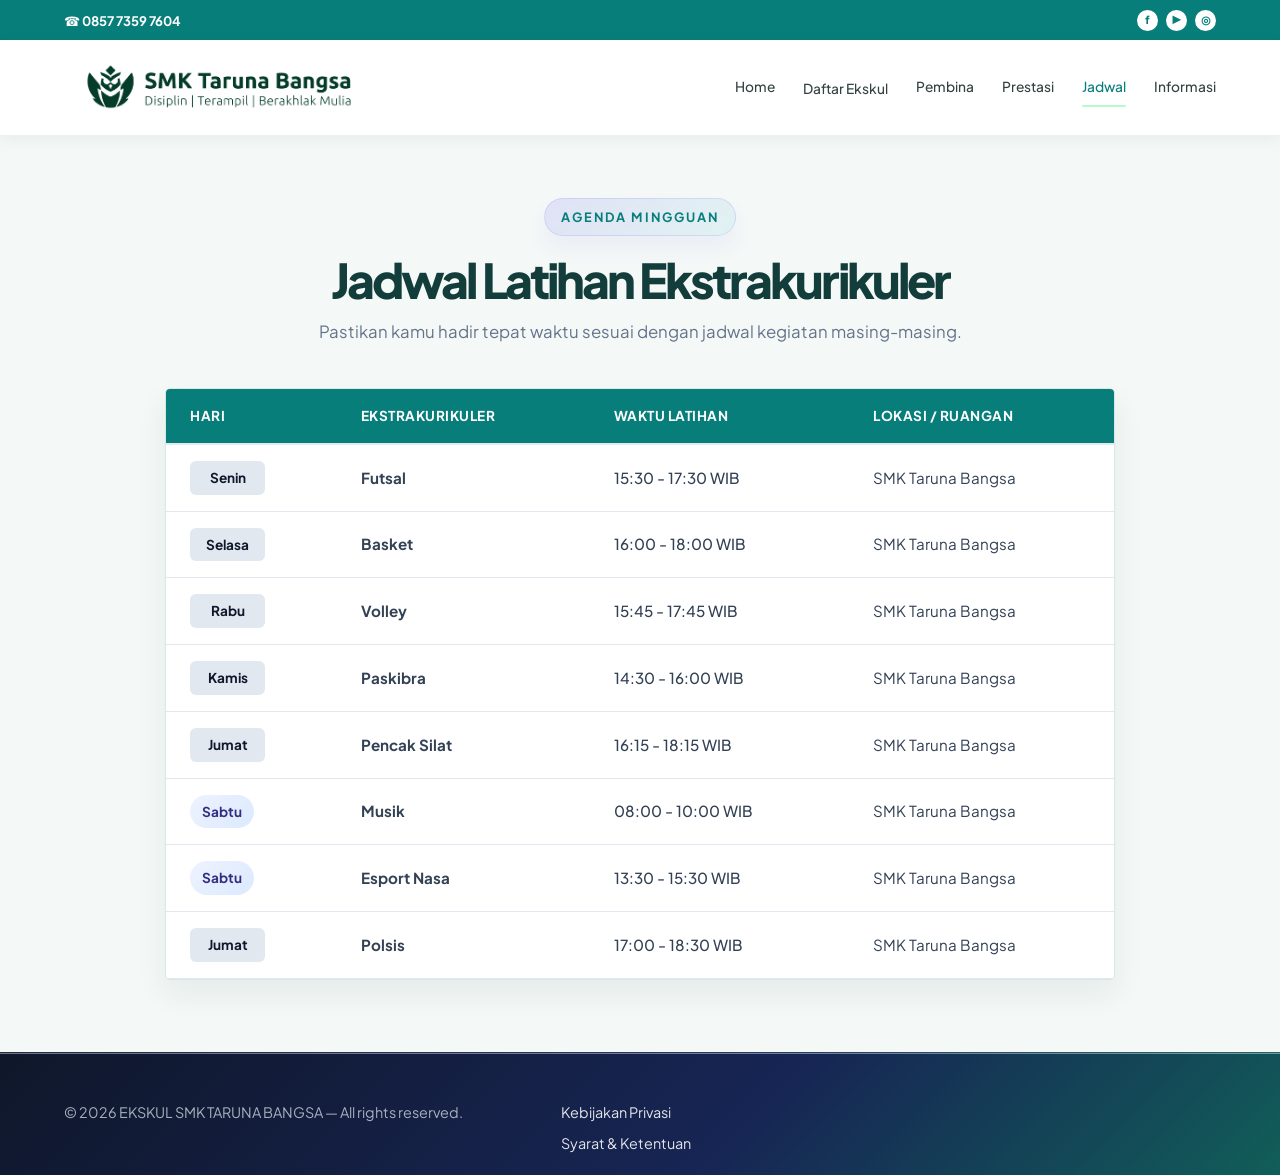
<file: jadwal.html>
<!doctype html>
<html lang="id">
<head>
  <meta charset="utf-8" />
  <meta name="viewport" content="width=device-width, initial-scale=1" />
  <title>Jadwal Kegiatan - SMK Taruna Bangsa</title>
  <link rel="stylesheet" href="jadwal.css">
  <link rel="stylesheet" href="styles.css">
  <!-- Google Fonts -->
  <link rel="preconnect" href="https://fonts.googleapis.com">
  <link rel="preconnect" href="https://fonts.gstatic.com" crossorigin>
  <link href="https://fonts.googleapis.com/css2?family=Plus+Jakarta+Sans:wght@400;500;600;700;800&display=swap" rel="stylesheet">
</head>
<body class="landing-page">
  <div class="top-strip"><div class="container top-strip-inner"><span class="top-phone">☎ <strong>0857 7359 7604</strong></span><div class="top-socials" aria-label="Media sosial sekolah"><a href="#" aria-label="Facebook">f</a><a href="#" aria-label="YouTube">▶</a><a href="#" aria-label="Instagram">◎</a></div></div></div>

  <!-- HEADER -->
  <header class="site-header">
    <div class="container header-container">
      <button class="tombol-navigasi-kiri debug" aria-label="Buka menu">☰</button>
      <div class="brand">
        <img class="brand-logo" src="logo-saya.png" alt="Logo SMK Taruna Bangsa" />
      </div>

      <div class="menu-kanan">
        <nav class="navigasi-utama">
          <a href="index.html" class="tautan-navigasi">Home</a>
          <div class="menu-turun">
            <button class="tautan-navigasi tombol-menu-turun" type="button" aria-expanded="false">Daftar Ekskul</button>
            <div class="daftar-menu-turun" aria-label="Daftar ekskul">
              <a class="tautan-ekskul futsal-link" href="ekskul-detail.html?name=Futsal">Futsal</a>
              <a class="tautan-ekskul basket-link" href="ekskul-detail.html?name=Basket">Basket</a>
              <a class="tautan-ekskul volley-link" href="ekskul-detail.html?name=Volley">Volley</a>
              <a class="tautan-ekskul paskibra-link" href="ekskul-detail.html?name=Paskibra">Paskibra</a>
              <a class="tautan-ekskul silat-link" href="ekskul-detail.html?name=Pencak%20Silat">Pencak Silat</a>
              <a class="tautan-ekskul musik-link" href="ekskul-detail.html?name=Musik">Musik</a>
              <a class="tautan-ekskul esport-link" href="ekskul-detail.html?name=Esport%20Nasa">Esport Nasa</a>
              <a class="tautan-ekskul polsis-link" href="ekskul-detail.html?name=Polsis">Polsis</a>
            </div>
          </div>
          <a href="pembina.html" class="tautan-navigasi">Pembina</a>
          <a href="prestasi.html" class="tautan-navigasi">Prestasi</a>
          <a href="jadwal.html" class="tautan-navigasi aktif">Jadwal</a>
          <a href="informasi.html" class="tautan-navigasi">Informasi</a>
        </nav>

      </div>
    </div>
  </header>

  <div id="left-panel" class="left-panel" aria-hidden="true">
    <div class="panel-inner">
      <button class="tombol-tutup" aria-label="Tutup">✕</button>
      <nav class="navigasi-ponsel">
        <a href="index.html" class="tautan-navigasi">Home</a>
        <div class="menu-turun-ponsel">
          <button class="tautan-navigasi tombol-menu-turun" type="button" aria-expanded="false">Daftar Ekskul</button>
          <div class="daftar-menu-turun-ponsel">
            <a class="tautan-ekskul futsal-link" href="ekskul-detail.html?name=Futsal">Futsal</a>
            <a class="tautan-ekskul basket-link" href="ekskul-detail.html?name=Basket">Basket</a>
            <a class="tautan-ekskul volley-link" href="ekskul-detail.html?name=Volley">Volley</a>
            <a class="tautan-ekskul paskibra-link" href="ekskul-detail.html?name=Paskibra">Paskibra</a>
            <a class="tautan-ekskul silat-link" href="ekskul-detail.html?name=Pencak%20Silat">Pencak Silat</a>
            <a class="tautan-ekskul musik-link" href="ekskul-detail.html?name=Musik">Musik</a>
            <a class="tautan-ekskul esport-link" href="ekskul-detail.html?name=Esport%20Nasa">Esport Nasa</a>
            <a class="tautan-ekskul polsis-link" href="ekskul-detail.html?name=Polsis">Polsis</a>
          </div>
        </div>
        <a href="pembina.html" class="tautan-navigasi">Pembina</a>
        <a href="prestasi.html" class="tautan-navigasi">Prestasi</a>
        <a href="jadwal.html" class="tautan-navigasi">Jadwal</a>
        <a href="informasi.html" class="tautan-navigasi">Informasi</a>
      </nav>
    </div>
  </div>

  <!-- MAIN CONTENT -->
  <main class="isi-halaman">
    <div class="container">
      <!-- Section Header -->
      <div class="kepala-halaman">
        <span class="sub-title">AGENDA MINGGUAN</span>
        <h2>Jadwal Latihan Ekstrakurikuler</h2>
        <p>Pastikan kamu hadir tepat waktu sesuai dengan jadwal kegiatan masing-masing.</p>
      </div>

      <!-- Tabel Jadwal Elegan -->
      <div class="table-card">
        <table class="schedule-table">
          <thead>
            <tr>
              <th>Hari</th>
              <th>Ekstrakurikuler</th>
              <th>Waktu Latihan</th>
              <th>Lokasi / Ruangan</th>
            </tr>
          </thead>
          <tbody>
            <tr>
              <td><span class="lencana-hari">Senin</span></td>
              <td class="nama-ekskul"><strong>Futsal</strong></td>
              <td class="teks-waktu">15:30 - 17:30 WIB</td>
              <td>SMK Taruna Bangsa</td>
            </tr>
            <tr>
              <td><span class="lencana-hari">Selasa</span></td>
              <td class="nama-ekskul"><strong>Basket</strong></td>
              <td class="teks-waktu">16:00 - 18:00 WIB</td>
              <td>SMK Taruna Bangsa</td>
            </tr>
            <tr>
              <td><span class="lencana-hari">Rabu</span></td>
              <td class="nama-ekskul"><strong>Volley</strong></td>
              <td class="teks-waktu">15:45 - 17:45 WIB</td>
              <td>SMK Taruna Bangsa</td>
            </tr>
            <tr>
              <td><span class="lencana-hari">Kamis</span></td>
              <td class="nama-ekskul"><strong>Paskibra</strong></td>
              <td class="teks-waktu">14:30 - 16:00 WIB</td>
              <td>SMK Taruna Bangsa</td>
            </tr>
            <tr>
              <td><span class="lencana-hari">Jumat</span></td>
              <td class="nama-ekskul"><strong>Pencak Silat</strong></td>
              <td class="teks-waktu">16:15 - 18:15 WIB</td>
              <td>SMK Taruna Bangsa</td>
            </tr>
            <tr>
              <td><span class="lencana-hari highlight">Sabtu</span></td>
              <td class="nama-ekskul"><strong>Musik</strong></td>
              <td class="teks-waktu">08:00 - 10:00 WIB</td>
              <td>SMK Taruna Bangsa</td>
            </tr>
            <tr>
              <td><span class="lencana-hari highlight">Sabtu</span></td>
              <td class="nama-ekskul"><strong>Esport Nasa</strong></td>
              <td class="teks-waktu">13:30 - 15:30 WIB</td>
              <td>SMK Taruna Bangsa</td>
            </tr>
            <tr>
              <td><span class="lencana-hari">Jumat</span></td>
              <td class="nama-ekskul"><strong>Polsis</strong></td>
              <td class="teks-waktu">17:00 - 18:30 WIB</td>
              <td>SMK Taruna Bangsa</td>
            </tr>
          </tbody>
        </table>
      </div>
    </div>
  </main>

  <!-- FOOTER -->
  <footer class="site-footer">
    <div class="container footer-container">
      <p>&copy; 2026 EKSKUL SMK TARUNA BANGSA — All rights reserved.</p>
      <div class="footer-links">
        <a href="privacy.html">Kebijakan Privasi</a>
        <a href="terms.html">Syarat & Ketentuan</a>
      </div>
    </div>
  </footer>

  <script src="script.js"></script>

</body>
</html>
</file>
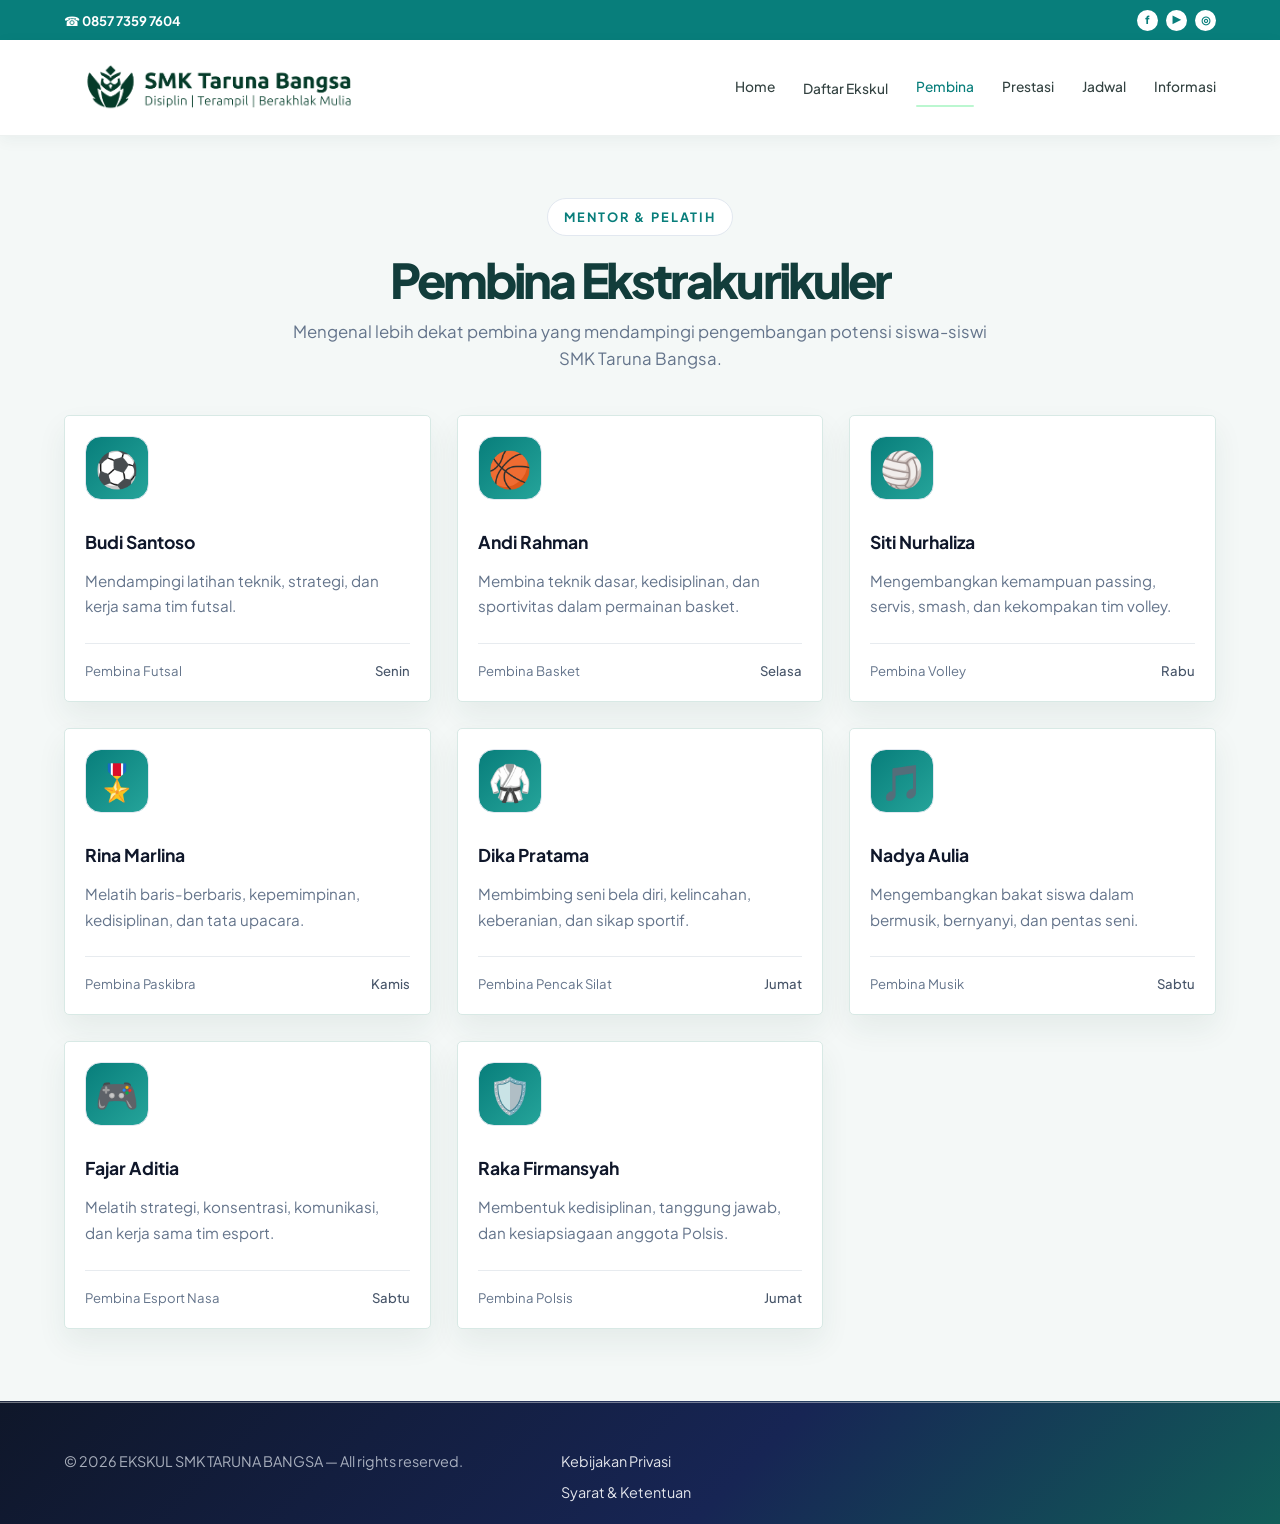
<file: pembina.html>
<!doctype html>
<html lang="id">
<head>
  <meta charset="utf-8" />
  <meta name="viewport" content="width=device-width, initial-scale=1" />
  <title>Pembina - SMK Taruna Bangsa</title>
  <link rel="stylesheet" href="jadwal.css">
  <link rel="stylesheet" href="styles.css">
  <!-- Google Fonts -->
  <link rel="preconnect" href="https://fonts.googleapis.com">
  <link rel="preconnect" href="https://fonts.gstatic.com" crossorigin>
  <link href="https://fonts.googleapis.com/css2?family=Plus+Jakarta+Sans:wght@400;500;600;700;800&display=swap" rel="stylesheet">
</head>
<body class="landing-page plain-content-page">
  <div class="top-strip"><div class="container top-strip-inner"><span class="top-phone">☎ <strong>0857 7359 7604</strong></span><div class="top-socials" aria-label="Media sosial sekolah"><a href="#" aria-label="Facebook">f</a><a href="#" aria-label="YouTube">▶</a><a href="#" aria-label="Instagram">◎</a></div></div></div>

  <!-- HEADER -->
  <header class="site-header">
    <div class="container header-container">
      <button class="tombol-navigasi-kiri debug" aria-label="Buka menu">☰</button>
      <div class="brand">
        <img class="brand-logo" src="logo-saya.png" alt="Logo SMK Taruna Bangsa" />
      </div>

      <div class="menu-kanan">
        <nav class="navigasi-utama">
          <a href="index.html" class="tautan-navigasi">Home</a>
          <div class="menu-turun">
            <button class="tautan-navigasi tombol-menu-turun" type="button" aria-expanded="false">Daftar Ekskul</button>
            <div class="daftar-menu-turun" aria-label="Daftar ekskul">
              <a class="tautan-ekskul futsal-link" href="ekskul-detail.html?name=Futsal">Futsal</a>
              <a class="tautan-ekskul basket-link" href="ekskul-detail.html?name=Basket">Basket</a>
              <a class="tautan-ekskul volley-link" href="ekskul-detail.html?name=Volley">Volley</a>
              <a class="tautan-ekskul paskibra-link" href="ekskul-detail.html?name=Paskibra">Paskibra</a>
              <a class="tautan-ekskul silat-link" href="ekskul-detail.html?name=Pencak%20Silat">Pencak Silat</a>
              <a class="tautan-ekskul musik-link" href="ekskul-detail.html?name=Musik">Musik</a>
              <a class="tautan-ekskul esport-link" href="ekskul-detail.html?name=Esport%20Nasa">Esport Nasa</a>
              <a class="tautan-ekskul polsis-link" href="ekskul-detail.html?name=Polsis">Polsis</a>
            </div>
          </div>
          <a href="pembina.html" class="tautan-navigasi aktif">Pembina</a>
          <a href="prestasi.html" class="tautan-navigasi">Prestasi</a>
          <a href="jadwal.html" class="tautan-navigasi">Jadwal</a>
          <a href="informasi.html" class="tautan-navigasi">Informasi</a>
        </nav>

      </div>
    </div>
  </header>

<div id="left-panel" class="left-panel" aria-hidden="true">
    <div class="panel-inner">
      <button class="tombol-tutup" aria-label="Tutup">✕</button>
      <nav class="navigasi-ponsel">
        <a href="index.html" class="tautan-navigasi">Home</a>
        <div class="menu-turun-ponsel">
          <button class="tautan-navigasi tombol-menu-turun" type="button" aria-expanded="false">Daftar Ekskul</button>
          <div class="daftar-menu-turun-ponsel">
            <a class="tautan-ekskul futsal-link" href="ekskul-detail.html?name=Futsal">Futsal</a>
            <a class="tautan-ekskul basket-link" href="ekskul-detail.html?name=Basket">Basket</a>
            <a class="tautan-ekskul volley-link" href="ekskul-detail.html?name=Volley">Volley</a>
            <a class="tautan-ekskul paskibra-link" href="ekskul-detail.html?name=Paskibra">Paskibra</a>
            <a class="tautan-ekskul silat-link" href="ekskul-detail.html?name=Pencak%20Silat">Pencak Silat</a>
            <a class="tautan-ekskul musik-link" href="ekskul-detail.html?name=Musik">Musik</a>
            <a class="tautan-ekskul esport-link" href="ekskul-detail.html?name=Esport%20Nasa">Esport Nasa</a>
            <a class="tautan-ekskul polsis-link" href="ekskul-detail.html?name=Polsis">Polsis</a>
          </div>
        </div>
        <a href="pembina.html" class="tautan-navigasi">Pembina</a>
        <a href="prestasi.html" class="tautan-navigasi">Prestasi</a>
        <a href="jadwal.html" class="tautan-navigasi">Jadwal</a>
        <a href="informasi.html" class="tautan-navigasi">Informasi</a>
      </nav>
    </div>
  </div>

  <!-- MAIN CONTENT -->
  <main class="isi-halaman">
    <div class="container">
      <!-- Section Header -->
      <div class="kepala-halaman">
        <span class="sub-title">MENTOR & PELATIH</span>
        <h2>Pembina Ekstrakurikuler</h2>
        <p>Mengenal lebih dekat pembina yang mendampingi pengembangan potensi siswa-siswi SMK Taruna Bangsa.</p>
      </div>

      <!-- Grid Cards Pembina -->
      <div class="kisi-kartu">
        <div class="kartu-item"><div class="kartu-ikon">⚽</div><h3>Budi Santoso</h3><p>Mendampingi latihan teknik, strategi, dan kerja sama tim futsal.</p><div class="kartu-meta"><span>Pembina Futsal</span><span class="teks-waktu">Senin</span></div></div>
        <div class="kartu-item"><div class="kartu-ikon">🏀</div><h3>Andi Rahman</h3><p>Membina teknik dasar, kedisiplinan, dan sportivitas dalam permainan basket.</p><div class="kartu-meta"><span>Pembina Basket</span><span class="teks-waktu">Selasa</span></div></div>
        <div class="kartu-item"><div class="kartu-ikon">🏐</div><h3>Siti Nurhaliza</h3><p>Mengembangkan kemampuan passing, servis, smash, dan kekompakan tim volley.</p><div class="kartu-meta"><span>Pembina Volley</span><span class="teks-waktu">Rabu</span></div></div>
        <div class="kartu-item"><div class="kartu-ikon">🎖️</div><h3>Rina Marlina</h3><p>Melatih baris-berbaris, kepemimpinan, kedisiplinan, dan tata upacara.</p><div class="kartu-meta"><span>Pembina Paskibra</span><span class="teks-waktu">Kamis</span></div></div>
        <div class="kartu-item"><div class="kartu-ikon">🥋</div><h3>Dika Pratama</h3><p>Membimbing seni bela diri, kelincahan, keberanian, dan sikap sportif.</p><div class="kartu-meta"><span>Pembina Pencak Silat</span><span class="teks-waktu">Jumat</span></div></div>
        <div class="kartu-item"><div class="kartu-ikon">🎵</div><h3>Nadya Aulia</h3><p>Mengembangkan bakat siswa dalam bermusik, bernyanyi, dan pentas seni.</p><div class="kartu-meta"><span>Pembina Musik</span><span class="teks-waktu">Sabtu</span></div></div>
        <div class="kartu-item"><div class="kartu-ikon">🎮</div><h3>Fajar Aditia</h3><p>Melatih strategi, konsentrasi, komunikasi, dan kerja sama tim esport.</p><div class="kartu-meta"><span>Pembina Esport Nasa</span><span class="teks-waktu">Sabtu</span></div></div>
        <div class="kartu-item"><div class="kartu-ikon">🛡️</div><h3>Raka Firmansyah</h3><p>Membentuk kedisiplinan, tanggung jawab, dan kesiapsiagaan anggota Polsis.</p><div class="kartu-meta"><span>Pembina Polsis</span><span class="teks-waktu">Jumat</span></div></div>
      </div>
    </div>
  </main>

  <!-- FOOTER -->
  <footer class="site-footer">
    <div class="container footer-container">
      <p>&copy; 2026 EKSKUL SMK TARUNA BANGSA — All rights reserved.</p>
      <div class="footer-links">
        <a href="privacy.html">Kebijakan Privasi</a>
        <a href="terms.html">Syarat & Ketentuan</a>
      </div>
    </div>
  </footer>
  
  <script src="script.js"></script>
</body>
</html>
</file>
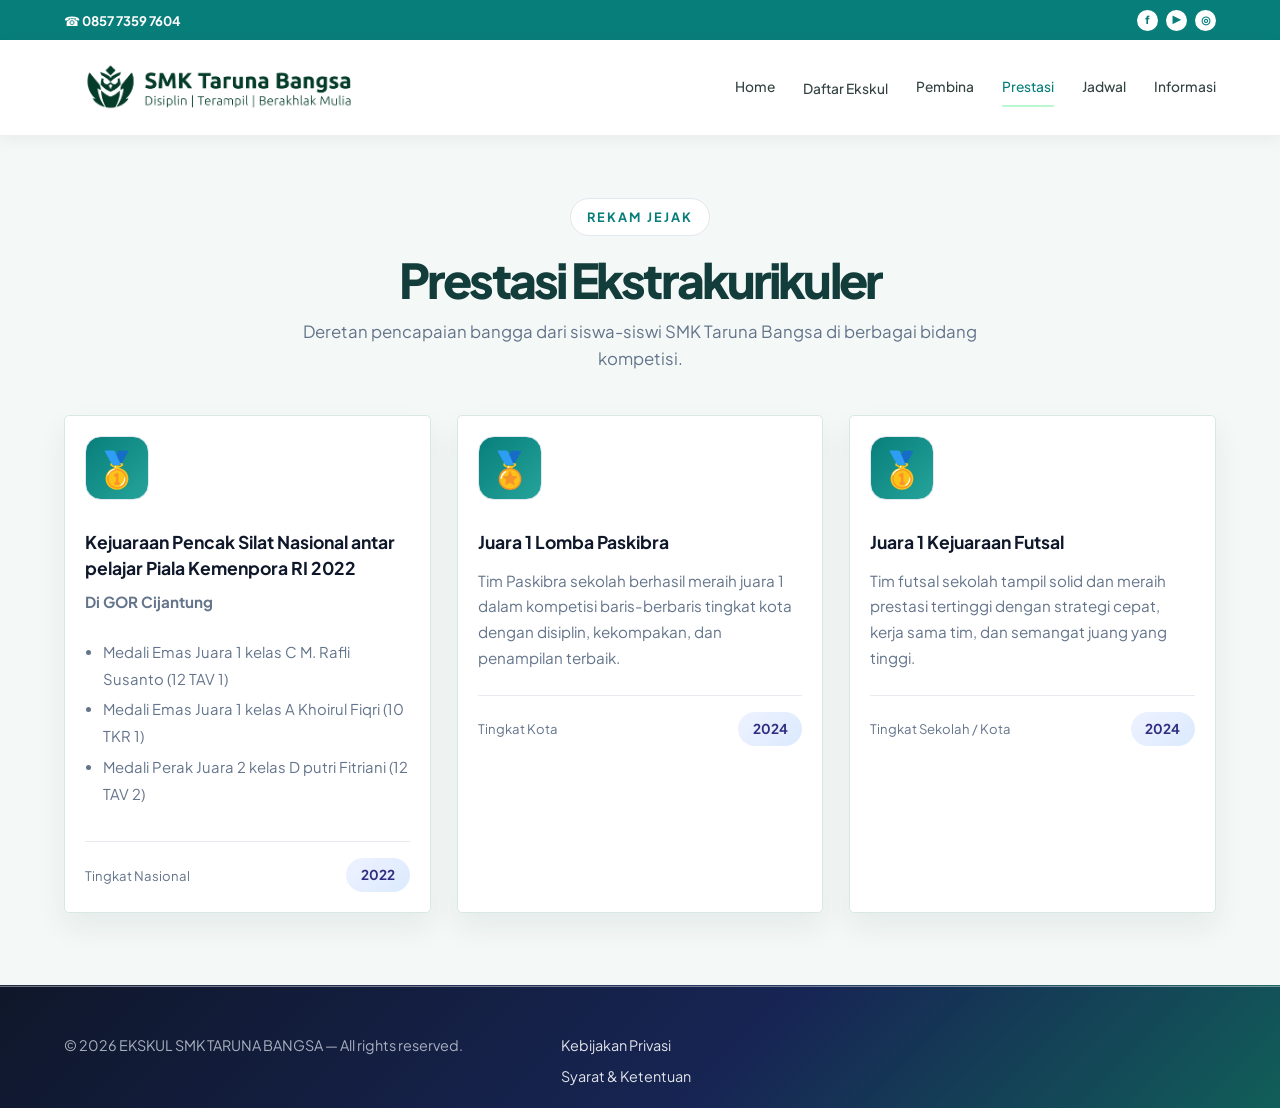
<file: prestasi.html>
<!doctype html>
<html lang="id">
<head>
  <meta charset="utf-8" />
  <meta name="viewport" content="width=device-width, initial-scale=1" />
  <title>Prestasi - SMK Taruna Bangsa</title>
  <link rel="stylesheet" href="jadwal.css">
  <link rel="stylesheet" href="styles.css">
  <!-- Google Fonts -->
  <link rel="preconnect" href="https://fonts.googleapis.com">
  <link rel="preconnect" href="https://fonts.gstatic.com" crossorigin>
  <link href="https://fonts.googleapis.com/css2?family=Plus+Jakarta+Sans:wght@400;500;600;700;800&display=swap" rel="stylesheet">
</head>
<body class="landing-page plain-content-page">
  <div class="top-strip"><div class="container top-strip-inner"><span class="top-phone">☎ <strong>0857 7359 7604</strong></span><div class="top-socials" aria-label="Media sosial sekolah"><a href="#" aria-label="Facebook">f</a><a href="#" aria-label="YouTube">▶</a><a href="#" aria-label="Instagram">◎</a></div></div></div>

  <!-- HEADER -->
  <header class="site-header">
    <div class="container header-container">
      <button class="tombol-navigasi-kiri debug" aria-label="Buka menu">☰</button>
      <div class="brand">
        <img class="brand-logo" src="logo-saya.png" alt="Logo SMK Taruna Bangsa" />
      </div>

      <div class="menu-kanan">
        <nav class="navigasi-utama">
          <a href="index.html" class="tautan-navigasi">Home</a>
          <div class="menu-turun">
            <button class="tautan-navigasi tombol-menu-turun" type="button" aria-expanded="false">Daftar Ekskul</button>
            <div class="daftar-menu-turun" aria-label="Daftar ekskul">
              <a class="tautan-ekskul futsal-link" href="ekskul-detail.html?name=Futsal">Futsal</a>
              <a class="tautan-ekskul basket-link" href="ekskul-detail.html?name=Basket">Basket</a>
              <a class="tautan-ekskul volley-link" href="ekskul-detail.html?name=Volley">Volley</a>
              <a class="tautan-ekskul paskibra-link" href="ekskul-detail.html?name=Paskibra">Paskibra</a>
              <a class="tautan-ekskul silat-link" href="ekskul-detail.html?name=Pencak%20Silat">Pencak Silat</a>
              <a class="tautan-ekskul musik-link" href="ekskul-detail.html?name=Musik">Musik</a>
              <a class="tautan-ekskul esport-link" href="ekskul-detail.html?name=Esport%20Nasa">Esport Nasa</a>
              <a class="tautan-ekskul polsis-link" href="ekskul-detail.html?name=Polsis">Polsis</a>
            </div>
          </div>
          <a href="pembina.html" class="tautan-navigasi">Pembina</a>
          <a href="prestasi.html" class="tautan-navigasi aktif">Prestasi</a>
          <a href="jadwal.html" class="tautan-navigasi">Jadwal</a>
          <a href="informasi.html" class="tautan-navigasi">Informasi</a>
        </nav>

      </div>
    </div>
  </header>

<div id="left-panel" class="left-panel" aria-hidden="true">
    <div class="panel-inner">
      <button class="tombol-tutup" aria-label="Tutup">✕</button>
      <nav class="navigasi-ponsel">
        <a href="index.html" class="tautan-navigasi">Home</a>
        <div class="menu-turun-ponsel">
          <button class="tautan-navigasi tombol-menu-turun" type="button" aria-expanded="false">Daftar Ekskul</button>
          <div class="daftar-menu-turun-ponsel">
            <a class="tautan-ekskul futsal-link" href="ekskul-detail.html?name=Futsal">Futsal</a>
            <a class="tautan-ekskul basket-link" href="ekskul-detail.html?name=Basket">Basket</a>
            <a class="tautan-ekskul volley-link" href="ekskul-detail.html?name=Volley">Volley</a>
            <a class="tautan-ekskul paskibra-link" href="ekskul-detail.html?name=Paskibra">Paskibra</a>
            <a class="tautan-ekskul silat-link" href="ekskul-detail.html?name=Pencak%20Silat">Pencak Silat</a>
            <a class="tautan-ekskul musik-link" href="ekskul-detail.html?name=Musik">Musik</a>
            <a class="tautan-ekskul esport-link" href="ekskul-detail.html?name=Esport%20Nasa">Esport Nasa</a>
            <a class="tautan-ekskul polsis-link" href="ekskul-detail.html?name=Polsis">Polsis</a>
          </div>
        </div>
        <a href="pembina.html" class="tautan-navigasi">Pembina</a>
        <a href="prestasi.html" class="tautan-navigasi">Prestasi</a>
        <a href="jadwal.html" class="tautan-navigasi">Jadwal</a>
        <a href="informasi.html" class="tautan-navigasi">Informasi</a>
      </nav>
    </div>
  </div>

  <!-- MAIN CONTENT -->
  <main class="isi-halaman">
    <div class="container">
      <!-- Section Header -->
      <div class="kepala-halaman">
        <span class="sub-title">REKAM JEJAK</span>
        <h2>Prestasi Ekstrakurikuler</h2>
        <p>Deretan pencapaian bangga dari siswa-siswi SMK Taruna Bangsa di berbagai bidang kompetisi.</p>
      </div>

      <!-- Grid Cards Prestasi -->
      <div class="kisi-kartu">
        <div class="kartu-item">
          <div class="kartu-ikon">🥇</div>
          <h3>Kejuaraan Pencak Silat Nasional antar pelajar Piala Kemenpora RI 2022</h3>
          <p class="lokasi-prestasi"><strong>Di GOR Cijantung</strong></p>
          <ul class="daftar-prestasi">
            <li>Medali Emas Juara 1 kelas C M. Rafli Susanto (12 TAV 1)</li>
            <li>Medali Emas Juara 1 kelas A Khoirul Fiqri (10 TKR 1)</li>
            <li>Medali Perak Juara 2 kelas D putri Fitriani (12 TAV 2)</li>
          </ul>
          <div class="kartu-meta">
            <span>Tingkat Nasional</span>
            <span class="lencana-hari highlight">2022</span>
          </div>
        </div>

        <div class="kartu-item">
          <div class="kartu-ikon">🏅</div>
          <h3>Juara 1 Lomba Paskibra</h3>
          <p>Tim Paskibra sekolah berhasil meraih juara 1 dalam kompetisi baris-berbaris tingkat kota dengan disiplin, kekompakan, dan penampilan terbaik.</p>
          <div class="kartu-meta">
            <span>Tingkat Kota</span>
            <span class="lencana-hari highlight">2024</span>
          </div>
        </div>

        <div class="kartu-item">
          <div class="kartu-ikon">🥇</div>
          <h3>Juara 1 Kejuaraan Futsal</h3>
          <p>Tim futsal sekolah tampil solid dan meraih prestasi tertinggi dengan strategi cepat, kerja sama tim, dan semangat juang yang tinggi.</p>
          <div class="kartu-meta">
            <span>Tingkat Sekolah / Kota</span>
            <span class="lencana-hari highlight">2024</span>
          </div>
        </div>
      </div>
    </div>
  </main>

  <!-- FOOTER -->
  <footer class="site-footer">
    <div class="container footer-container">
      <p>&copy; 2026 EKSKUL SMK TARUNA BANGSA — All rights reserved.</p>
      <div class="footer-links">
        <a href="privacy.html">Kebijakan Privasi</a>
        <a href="terms.html">Syarat & Ketentuan</a>
      </div>
    </div>
  </footer>
  
  <script src="script.js"></script>
</body>
</html>
</file>
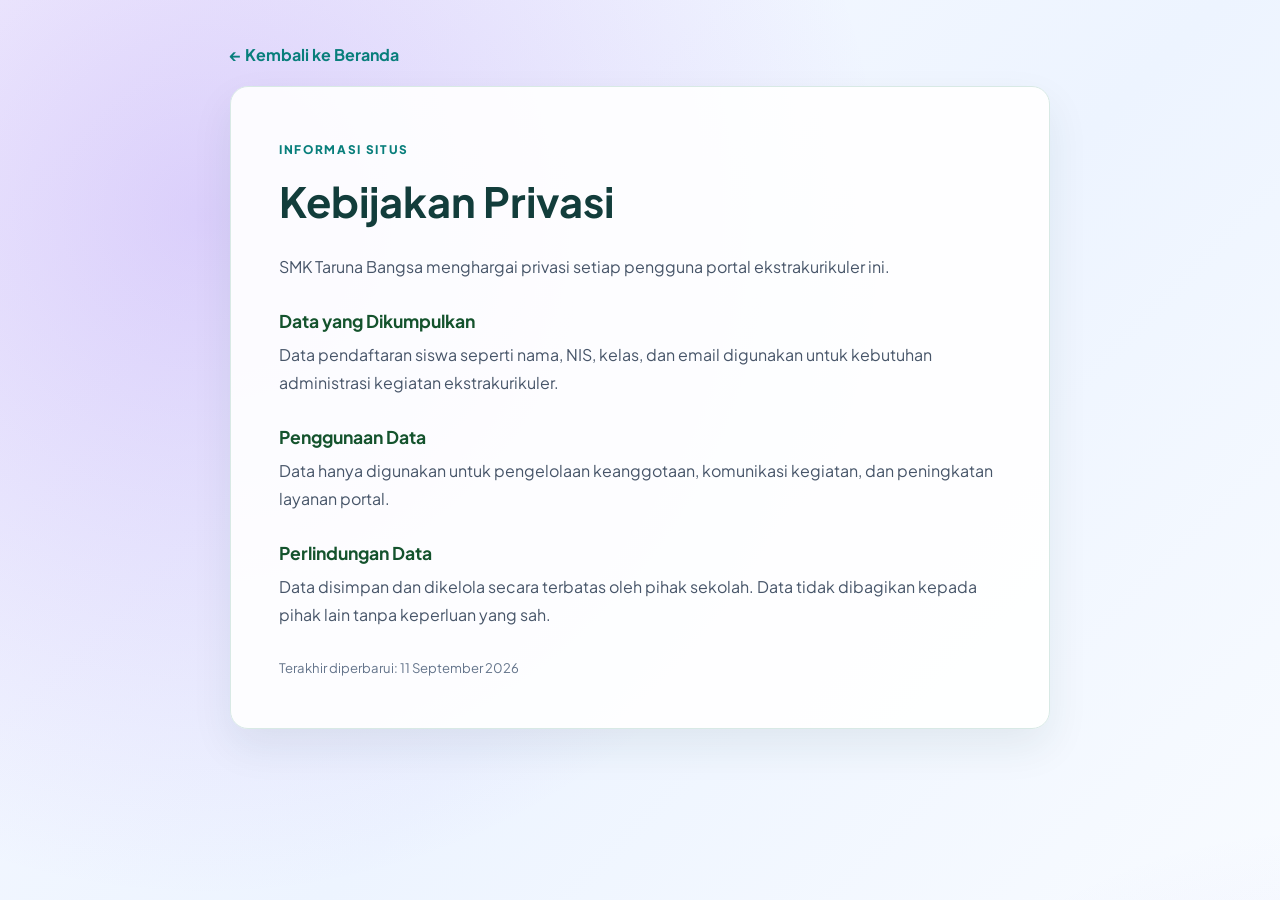
<file: privacy.html>
<!doctype html>
<html lang="id">
<head>
  <meta charset="utf-8" />
  <meta name="viewport" content="width=device-width, initial-scale=1" />
  <title>Kebijakan Privasi - SMK Taruna Bangsa</title>
  <link rel="stylesheet" href="styles.css">
  <link rel="preconnect" href="https://fonts.googleapis.com">
  <link rel="preconnect" href="https://fonts.gstatic.com" crossorigin>
  <link href="https://fonts.googleapis.com/css2?family=Plus+Jakarta+Sans:wght@400;500;600;700;800&display=swap" rel="stylesheet">
</head>
<body class="legal-page">
  <main class="legal-main">
    <a class="legal-back" href="index.html">&larr; Kembali ke Beranda</a>
    <article class="legal-card">
      <span class="legal-kicker">INFORMASI SITUS</span>
      <h1>Kebijakan Privasi</h1>
      <p>SMK Taruna Bangsa menghargai privasi setiap pengguna portal ekstrakurikuler ini.</p>
      <h2>Data yang Dikumpulkan</h2>
      <p>Data pendaftaran siswa seperti nama, NIS, kelas, dan email digunakan untuk kebutuhan administrasi kegiatan ekstrakurikuler.</p>
      <h2>Penggunaan Data</h2>
      <p>Data hanya digunakan untuk pengelolaan keanggotaan, komunikasi kegiatan, dan peningkatan layanan portal.</p>
      <h2>Perlindungan Data</h2>
      <p>Data disimpan dan dikelola secara terbatas oleh pihak sekolah. Data tidak dibagikan kepada pihak lain tanpa keperluan yang sah.</p>
      <p class="legal-updated">Terakhir diperbarui: 11 September 2026</p>
    </article>
  </main>
</body>
</html>
</file>
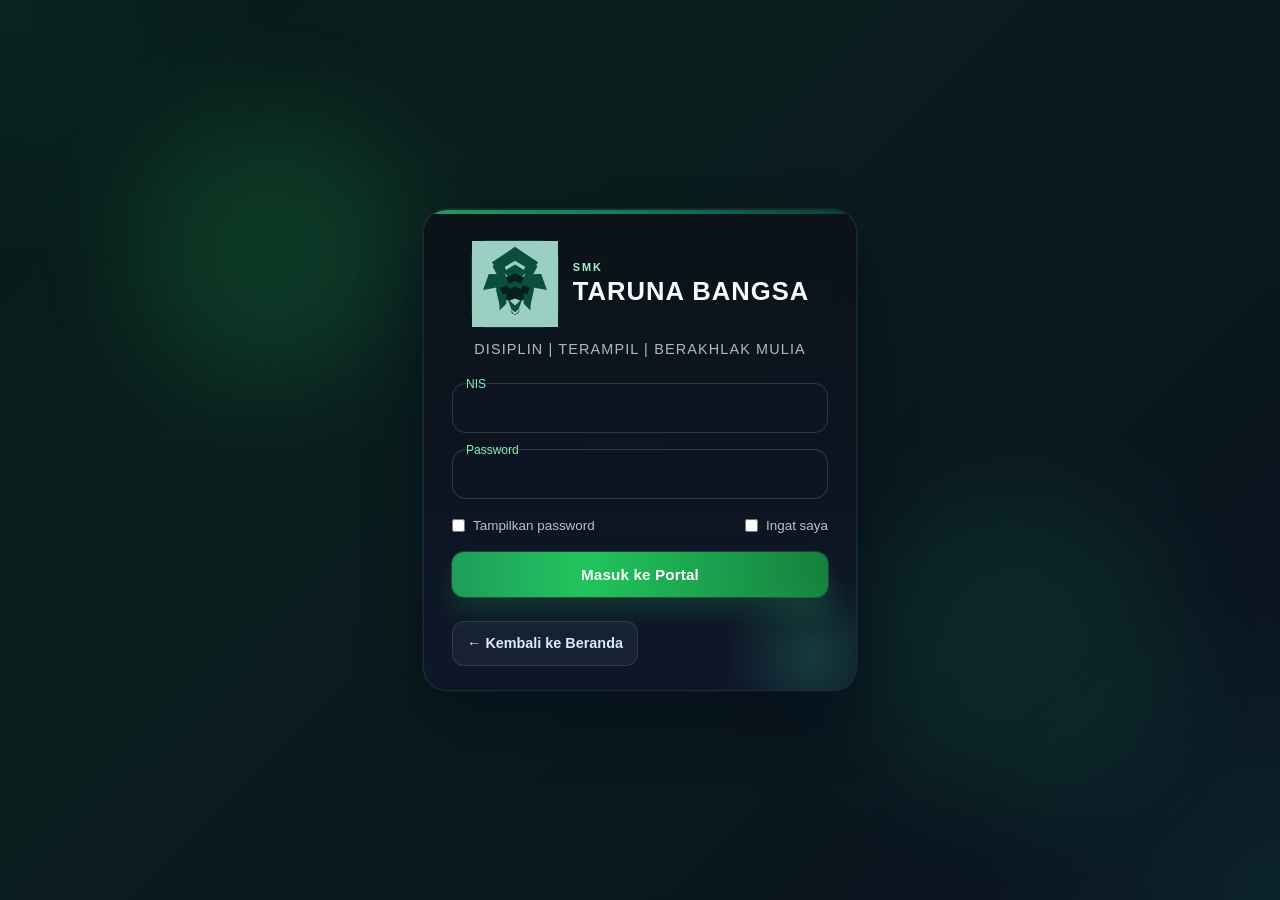
<file: student-login.html>
<!doctype html>
<html lang="id">
<head>
  <meta charset="utf-8" />
  <meta name="viewport" content="width=device-width,initial-scale=1" />
  <title>Login Siswa</title>
  <link rel="stylesheet" href="styles.css">
</head>
<body class="auth-page">
  <main class="login-wrap">
    <section class="login-card">
      <div class="login-brand">
        <div class="brand-header">
          <div class="school-logo" aria-label="Logo SMK Taruna Bangsa">
            <img src="logo-taruna-bangsa.svg" alt="Logo SMK Taruna Bangsa" />
          </div>
          <div class="brand-lockup">
            <span class="brand-kicker">SMK</span>
            <h1>TARUNA BANGSA</h1>
          </div>
        </div>
        <p class="redup">Disiplin | Terampil | Berakhlak Mulia</p>
      </div>

      <form id="student-login" class="login-form">
        <div id="error-box" class="error-box" role="alert" style="display:none"></div>

        <div class="kelompok-formulir">
          <input id="nis" name="nis" required class="input-formulir" autocomplete="username" />
          <label for="nis" class="label-formulir">NIS</label>
        </div>

        <div class="kelompok-formulir">
          <input id="student-password" name="password" type="password" required class="input-formulir" autocomplete="current-password" />
          <label for="student-password" class="label-formulir">Password</label>
        </div>

        <div class="aksi-formulir">
          <label class="checkbox"><input type="checkbox" id="show-student-pw"> Tampilkan password</label>
          <label class="remember"><input type="checkbox" id="remember-student"> Ingat saya</label>
        </div>

        <button class="tombol tombol-utama full-width" id="student-submit" type="submit">Masuk ke Portal</button>

        <div class="login-links">
          <a href="index.html" class="link-btn secondary-link">← Kembali ke Beranda</a>
        </div>
      </form>
    </section>
  </main>

  <script>
    // Database siswa demo (disimpan di localStorage dengan key 'students')
    (function(){
      try{
        if(!localStorage.getItem('students')){
          const demo = [{
            nis: '12345',
            name: 'Siswa Demo',
            kelas: 'XII RPL 1',
            email: 'demo@smktarunabangsa.sch.id',
            password: 'password'
          }];
          localStorage.setItem('students', JSON.stringify(demo));
        }
      }catch(e){ console.error(e) }
    })();

    function showError(msg){
      const box = document.getElementById('error-box');
      box.textContent = msg; box.style.display = 'block';
      setTimeout(()=>{ box.style.display = 'none'; }, 5000);
    }

    document.getElementById('student-login').addEventListener('submit', function(e){
      e.preventDefault();
      const nis = document.getElementById('nis').value.trim();
      const pw = document.getElementById('student-password').value;
      if(!nis || !pw) return showError('NIS dan password wajib diisi.');

      let students = [];
      try{ students = JSON.parse(localStorage.getItem('students'))||[] }catch(e){ students = [] }
      const user = students.find(s=>String(s.nis)===String(nis) && s.password===pw);
      if(!user) return showError('NIS atau password salah. Gunakan NIS 12345 / password untuk demo.');

      const userPayload = {
        nis: user.nis,
        name: user.name,
        kelas: user.kelas || 'Belum terdaftar',
        email: user.email || ''
      };

      const remember = document.getElementById('remember-student').checked;
      if(remember) localStorage.setItem('loggedInStudent', JSON.stringify(userPayload));
      else sessionStorage.setItem('loggedInStudent', JSON.stringify(userPayload));

      window.location.href = 'dashboard.html';
    });

    if (sessionStorage.getItem('loggedInStudent') || localStorage.getItem('loggedInStudent')) {
      window.location.href = 'dashboard.html';
    }

    // tampilkan/sembunyikan password
    document.getElementById('show-student-pw').addEventListener('change', function(e){
      const pw = document.getElementById('student-password');
      pw.type = this.checked ? 'text' : 'password';
    });

    // Perilaku label melayang
    document.querySelectorAll('.input-formulir').forEach(input => {
      input.addEventListener('focus', () => input.parentElement.classList.add('fokus'));
      input.addEventListener('blur', () => { if(!input.value) input.parentElement.classList.remove('fokus'); });
      if(input.value) input.parentElement.classList.add('fokus');
    });
  </script>
</body>
</html>
</file>
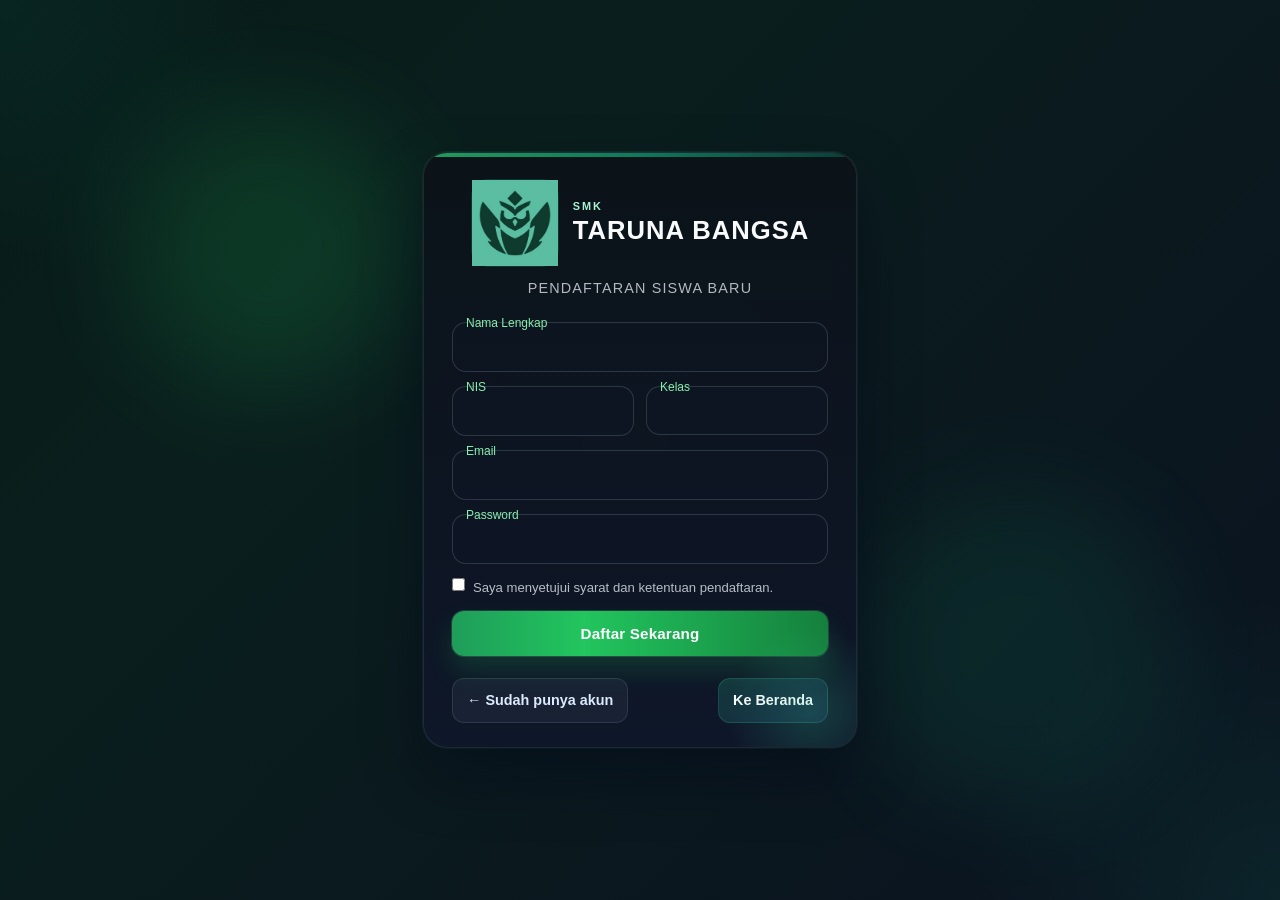
<file: student-register.html>
<!doctype html>
<html lang="id">
<head>
  <meta charset="utf-8" />
  <meta name="viewport" content="width=device-width,initial-scale=1" />
  <title>Daftar Siswa</title>
  <link rel="stylesheet" href="styles.css">
</head>
<body class="auth-page">
  <main class="login-wrap">
    <section class="login-card register-card">
      <div class="login-brand">
        <div class="brand-header">
          <div class="school-logo" aria-label="Logo SMK Taruna Bangsa">
            <img src="logo-register.jpg" alt="Logo pendaftaran ekstrakurikuler" />
          </div>
          <div class="brand-lockup">
            <span class="brand-kicker">SMK</span>
            <h1>TARUNA BANGSA</h1>
          </div>
        </div>
        <p class="redup">Pendaftaran Siswa Baru</p>
      </div>

      <form id="student-register" class="login-form register-form">
        <div id="register-error" class="error-box" role="alert" style="display:none"></div>

        <div class="kelompok-formulir">
          <input id="register-name" name="name" required class="input-formulir" autocomplete="name" />
          <label for="register-name" class="label-formulir">Nama Lengkap</label>
        </div>

        <div class="kisi-formulir">
          <div class="kelompok-formulir">
            <input id="register-nis" name="nis" required class="input-formulir" autocomplete="username" />
            <label for="register-nis" class="label-formulir">NIS</label>
          </div>

          <div class="kelompok-formulir">
            <select id="register-kelas" name="kelas" required class="input-formulir select-input">
              <option value="" selected disabled></option>
              <option value="X AKL 1">X AKL 1</option>
              <option value="X AKL 2">X AKL 2</option>
              <option value="XI AKL 1">XI AKL 1</option>
              <option value="XI AKL 2">XI AKL 2</option>
              <option value="XII AKL 1">XII AKL 1</option>
              <option value="XII AKL 2">XII AKL 2</option>
              <option value="X RPL 1">X RPL 1</option>
              <option value="X RPL 2">X RPL 2</option>
              <option value="XI RPL 1">XI RPL 1</option>
              <option value="XI RPL 2">XI RPL 2</option>
              <option value="XII RPL 1">XII RPL 1</option>
              <option value="XII RPL 2">XII RPL 2</option>
            </select>
            <label for="register-kelas" class="label-formulir">Kelas</label>
          </div>
        </div>

        <div class="kelompok-formulir">
          <input id="register-email" name="email" type="email" required class="input-formulir" autocomplete="email" />
          <label for="register-email" class="label-formulir">Email</label>
        </div>

        <div class="kelompok-formulir">
          <input id="register-password" name="password" type="password" required class="input-formulir" autocomplete="new-password" />
          <label for="register-password" class="label-formulir">Password</label>
        </div>

        <label class="checkbox register-check">
          <input type="checkbox" id="register-agree" required>
          Saya menyetujui syarat dan ketentuan pendaftaran.
        </label>

        <button class="tombol tombol-utama full-width" type="submit">Daftar Sekarang</button>

        <div class="login-links">
          <a href="student-login.html" class="link-btn secondary-link">← Sudah punya akun</a>
          <a href="index.html" class="link-btn primary-link">Ke Beranda</a>
        </div>
      </form>
    </section>
  </main>

  <script>
    document.getElementById('student-register').addEventListener('submit', function (event) {
      event.preventDefault();

      const name = document.getElementById('register-name').value.trim();
      const nis = document.getElementById('register-nis').value.trim();
      const kelas = document.getElementById('register-kelas').value;
      const email = document.getElementById('register-email').value.trim();
      const password = document.getElementById('register-password').value;
      const agree = document.getElementById('register-agree').checked;
      const errorBox = document.getElementById('register-error');

      if (!name || !nis || !kelas || !email || !password) {
        errorBox.textContent = 'Semua field wajib diisi.';
        errorBox.style.display = 'block';
        return;
      }

      if (!agree) {
        errorBox.textContent = 'Anda harus menyetujui syarat dan ketentuan.';
        errorBox.style.display = 'block';
        return;
      }

      try {
        const existing = JSON.parse(localStorage.getItem('students') || '[]');
        const isDuplicate = existing.some((student) => String(student.nis) === String(nis));

        if (isDuplicate) {
          errorBox.textContent = 'NIS sudah terdaftar. Silakan gunakan NIS lain.';
          errorBox.style.display = 'block';
          return;
        }

        const newStudent = {
          nis,
          name,
          kelas,
          email,
          password,
          statusPendaftar: 'Menunggu Verifikasi'
        };

        existing.push(newStudent);

        localStorage.setItem('students', JSON.stringify(existing));
        sessionStorage.setItem('loggedInStudent', JSON.stringify({
          nis: newStudent.nis,
          name: newStudent.name,
          kelas: newStudent.kelas,
          email: newStudent.email
        }));
        window.location.href = 'dashboard.html';
      } catch (error) {
        errorBox.textContent = 'Terjadi kesalahan saat mendaftar. Coba lagi.';
        errorBox.style.display = 'block';
      }
    });

    document.querySelectorAll('.input-formulir').forEach((input) => {
      input.addEventListener('focus', () => input.parentElement.classList.add('fokus'));
      input.addEventListener('blur', () => {
        if (!input.value) input.parentElement.classList.remove('fokus');
      });
      if (input.value) input.parentElement.classList.add('fokus');
    });
  </script>
</body>
</html>
</file>
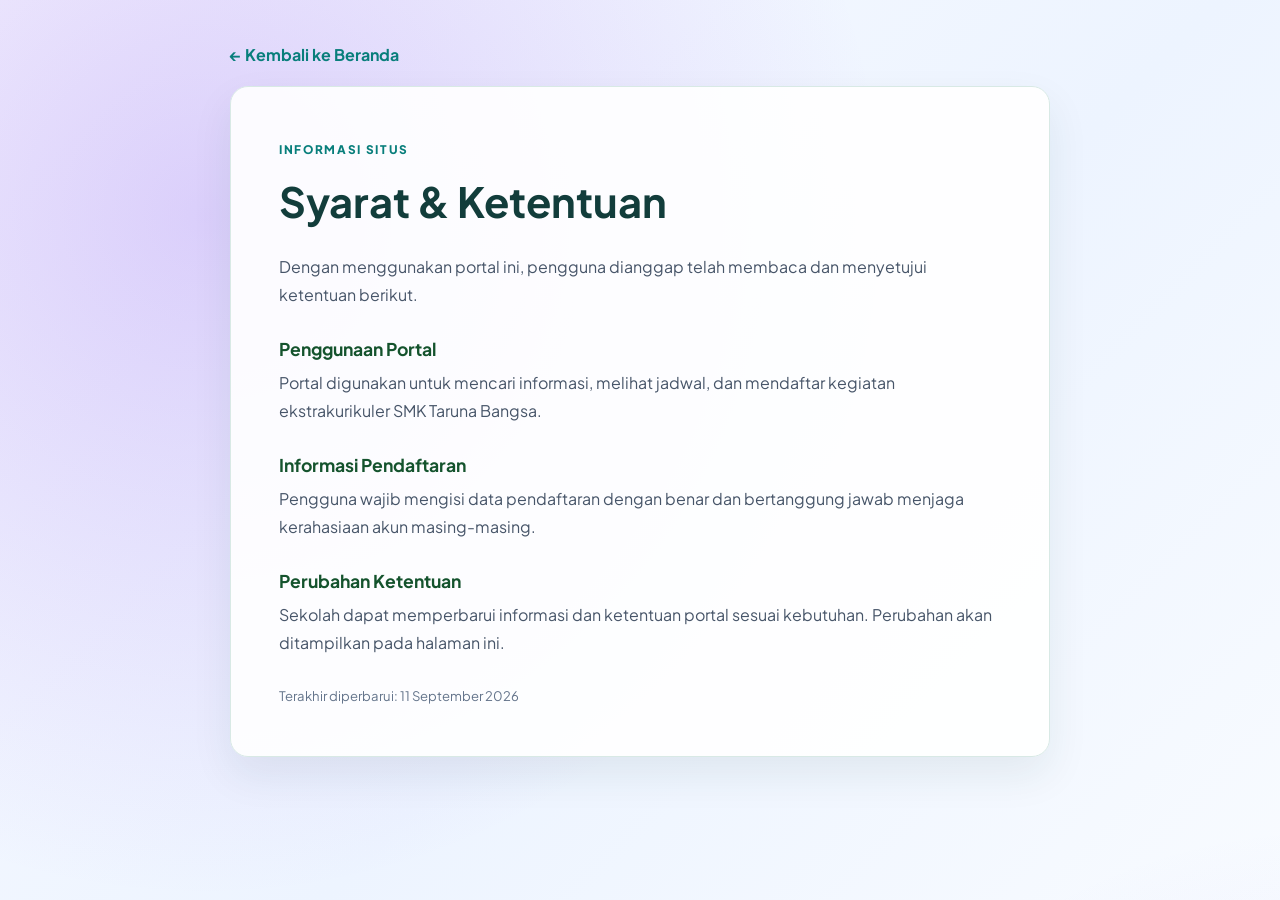
<file: terms.html>
<!doctype html>
<html lang="id">
<head>
  <meta charset="utf-8" />
  <meta name="viewport" content="width=device-width, initial-scale=1" />
  <title>Syarat & Ketentuan - SMK Taruna Bangsa</title>
  <link rel="stylesheet" href="styles.css">
  <link rel="preconnect" href="https://fonts.googleapis.com">
  <link rel="preconnect" href="https://fonts.gstatic.com" crossorigin>
  <link href="https://fonts.googleapis.com/css2?family=Plus+Jakarta+Sans:wght@400;500;600;700;800&display=swap" rel="stylesheet">
</head>
<body class="legal-page">
  <main class="legal-main">
    <a class="legal-back" href="index.html">&larr; Kembali ke Beranda</a>
    <article class="legal-card">
      <span class="legal-kicker">INFORMASI SITUS</span>
      <h1>Syarat &amp; Ketentuan</h1>
      <p>Dengan menggunakan portal ini, pengguna dianggap telah membaca dan menyetujui ketentuan berikut.</p>
      <h2>Penggunaan Portal</h2>
      <p>Portal digunakan untuk mencari informasi, melihat jadwal, dan mendaftar kegiatan ekstrakurikuler SMK Taruna Bangsa.</p>
      <h2>Informasi Pendaftaran</h2>
      <p>Pengguna wajib mengisi data pendaftaran dengan benar dan bertanggung jawab menjaga kerahasiaan akun masing-masing.</p>
      <h2>Perubahan Ketentuan</h2>
      <p>Sekolah dapat memperbarui informasi dan ketentuan portal sesuai kebutuhan. Perubahan akan ditampilkan pada halaman ini.</p>
      <p class="legal-updated">Terakhir diperbarui: 11 September 2026</p>
    </article>
  </main>
</body>
</html>
</file>
<file: styles.css>
:root {
  --primary: #4f46e5;
  --blob1: #7c3aed;
  --blob2: #06b6d4;
  --blob3: #f59e0b;
  --primary-hover: #4338ca;
  --dark: #0f172a;
  --gray-light: #f8fafc;
  --text-main: #334155;
  --text-muted: #64748b;
  --border-color: #e2e8f0;
  --radius: 12px;
}

* {
  box-sizing: border-box;
  margin: 0;
  padding: 0;
}

html {
  scroll-behavior: smooth;
}

[id] {
  scroll-margin-top: 110px;
}

body {
  font-family: 'Plus Jakarta Sans', sans-serif;
  color: var(--text-main);
  background:
    radial-gradient(circle at 12% 15%, rgba(124, 58, 237, 0.18), transparent 24%),
    radial-gradient(circle at 80% 12%, rgba(34, 211, 238, 0.14), transparent 20%),
    linear-gradient(135deg, #f8fbff 0%, #eef4ff 28%, #f7f5ff 55%, #f0fbff 100%);
  line-height: 1.6;
}

.container {
  width: 90%;
  max-width: 1200px;
  margin: 0 auto;
}

.tersembunyi {
  display: none !important;
}

.status-pengguna {
  display: inline-flex;
  align-items: center;
  gap: 10px;
  padding: 8px 12px;
  border-radius: 999px;
  background: rgba(15, 118, 110, 0.08);
  border: 1px solid rgba(34, 197, 94, 0.2);
  box-shadow: inset 0 0 0 1px rgba(255,255,255,0.04);
}

.chip-pengguna {
  display: inline-flex;
  align-items: center;
  gap: 8px;
  font-size: 0.82rem;
  font-weight: 700;
  color: #0f172a;
}

.chip-pengguna::before {
  content: "";
  width: 9px;
  height: 9px;
  border-radius: 50%;
  background: linear-gradient(135deg, #22c55e, #15803d);
  box-shadow: 0 0 0 3px rgba(34, 197, 94, 0.12);
}

.tombol-keluar {
  border: 0;
  background: linear-gradient(135deg, #16a34a, #22c55e);
  color: white;
  border-radius: 999px;
  padding: 7px 12px;
  font-size: 0.74rem;
  font-weight: 700;
  cursor: pointer;
  transition: transform 0.2s ease, box-shadow 0.2s ease;
}

.tombol-keluar:hover {
  transform: translateY(-1px);
  box-shadow: 0 8px 18px rgba(34, 197, 94, 0.2);
}

.student-portal {
  padding: 8px 0 0;
}

.portal-card {
  background: linear-gradient(135deg, rgba(15, 23, 42, 0.97), rgba(15, 118, 110, 0.9));
  border: 1px solid rgba(148, 163, 184, 0.18);
  border-radius: 28px;
  box-shadow: 0 24px 60px rgba(15, 23, 42, 0.16);
  padding: 28px 30px;
  color: #f8fafc;
  display: flex;
  justify-content: space-between;
  align-items: center;
  gap: 24px;
}

.portal-card h2 {
  font-size: clamp(1.4rem, 2vw, 2rem);
  margin-top: 8px;
}

.portal-meta {
  display: grid;
  grid-template-columns: repeat(3, minmax(120px, 1fr));
  gap: 16px;
  min-width: min(100%, 430px);
}

.meta-item {
  background: rgba(255, 255, 255, 0.08);
  border: 1px solid rgba(255, 255, 255, 0.12);
  border-radius: 18px;
  padding: 12px 14px;
}

.meta-item span {
  display: block;
  font-size: 0.72rem;
  letter-spacing: 0.08em;
  text-transform: uppercase;
  color: rgba(248, 250, 252, 0.72);
  margin-bottom: 4px;
}

.meta-item strong {
  font-size: 1rem;
  font-weight: 700;
}

/* DASHBOARD */
.halaman-dasbor {
  background:
    radial-gradient(circle at top left, rgba(16, 185, 129, 0.18), transparent 20%),
    radial-gradient(circle at top right, rgba(59, 130, 246, 0.12), transparent 24%),
    radial-gradient(circle at bottom left, rgba(14, 116, 144, 0.12), transparent 24%),
    linear-gradient(135deg, #eefaf7 0%, #f4f7ff 28%, #f8fafc 56%, #eef6f3 100%);
  min-height: 100vh;
  position: relative;
  overflow-x: hidden;
}

.admin-dashboard-page {
  background:
    radial-gradient(circle at top left, rgba(16, 185, 129, 0.23), transparent 18%),
    radial-gradient(circle at top right, rgba(96, 165, 250, 0.2), transparent 24%),
    radial-gradient(circle at bottom center, rgba(59, 130, 246, 0.12), transparent 28%),
    linear-gradient(180deg, #050b14 0%, #0b1220 24%, #101b2c 52%, #0c1321 100%);
}

.admin-dashboard-page .kepala-dasbor {
  background: linear-gradient(135deg, #050c14 0%, #0a1420 28%, #081924 100%);
  border-bottom: 1px solid rgba(148, 163, 184, 0.18);
  box-shadow: 0 20px 42px rgba(2, 6, 23, 0.42);
}

.admin-dashboard-page .brand-dashboard .brand-badge {
  background: linear-gradient(135deg, #10b981, #0ea5e9, #8b5cf6);
  box-shadow: 0 12px 24px rgba(16, 185, 129, 0.2);
}

.admin-dashboard-page .sidebar-card {
  background: linear-gradient(180deg, rgba(15, 23, 42, 0.96), rgba(15, 23, 42, 0.78));
  border-color: rgba(148, 163, 184, 0.16);
  box-shadow: 0 26px 48px rgba(2, 6, 23, 0.35);
  color: #e2e8f0;
}

.admin-dashboard-page .sidebar-brand p,
.admin-dashboard-page .sidebar-brand strong,
.admin-dashboard-page .navigasi-dasbor a,
.admin-dashboard-page .panel-head h3,
.admin-dashboard-page .field-group,
.admin-dashboard-page .admin-ekskul-item strong,
.admin-dashboard-page .admin-list-wrap h4,
.admin-dashboard-page .welcome-card h2,
.admin-dashboard-page .stat-box strong {
  color: #f8fafc;
}

.admin-dashboard-page .navigasi-dasbor a {
  color: #cbd5e1;
}

.admin-dashboard-page .navigasi-dasbor a:hover,
.admin-dashboard-page .navigasi-dasbor a.aktif {
  background: linear-gradient(135deg, rgba(16, 185, 129, 0.14), rgba(59, 130, 246, 0.12));
  color: #f8fafc;
  box-shadow: inset 0 0 0 1px rgba(16, 185, 129, 0.2), 0 12px 24px rgba(16, 185, 129, 0.08);
}

.admin-dashboard-page .welcome-card {
  background: linear-gradient(135deg, rgba(15, 23, 42, 0.97), rgba(8, 47, 54, 0.84), rgba(17, 24, 39, 0.96));
  border-color: rgba(16, 185, 129, 0.22);
  box-shadow: 0 28px 56px rgba(2, 6, 23, 0.28);
  animation: floatInUp 0.55s cubic-bezier(.2,.8,.2,1) both, glowPulse 4.5s ease-in-out infinite;
}

.admin-dashboard-page .welcome-card::after {
  background: radial-gradient(circle, rgba(16, 185, 129, 0.26), transparent 68%);
}

.admin-dashboard-page .welcome-card::before {
  background: radial-gradient(circle, rgba(96, 165, 250, 0.17), transparent 70%);
}

.admin-dashboard-page .stat-box {
  background: linear-gradient(180deg, rgba(15, 23, 42, 0.94), rgba(17, 24, 39, 0.86));
  border-color: rgba(148, 163, 184, 0.14);
  box-shadow: 0 22px 36px rgba(2, 6, 23, 0.28);
  color: #f8fafc;
}

.admin-dashboard-page .stat-label {
  color: #94a3b8;
}

.admin-dashboard-page .stat-box.highlight {
  background: linear-gradient(135deg, rgba(16, 185, 129, 0.16), rgba(15, 118, 110, 0.11), rgba(15, 23, 42, 0.92));
  border-color: rgba(16, 185, 129, 0.24);
}

.admin-dashboard-page .info-panel,
.admin-dashboard-page .admin-management {
  background: linear-gradient(180deg, rgba(15, 23, 42, 0.9), rgba(15, 23, 42, 0.78));
    background:linear-gradient(90deg, #166534, #22c55e, #86efac, #15803d);
  box-shadow: 0 22px 42px rgba(2, 6, 23, 0.26);
  color: #e2e8f0;
  transition: transform 0.22s ease, box-shadow 0.22s ease, border-color 0.22s ease;
}

.admin-dashboard-page .info-panel:hover,
.admin-dashboard-page .admin-management:hover {
  transform: translateY(-4px);
  box-shadow: 0 28px 54px rgba(2, 6, 23, 0.32);
  border-color: rgba(16, 185, 129, 0.2);
}

.admin-dashboard-page .activity-list li,
.admin-dashboard-page .profile-list li,
.admin-dashboard-page .admin-ekskul-item p,
.admin-dashboard-page .field-group span {
  color: #cbd5e1;
}

.admin-dashboard-page .field-group input {
  background: rgba(15, 23, 42, 0.72);
  border: 1px solid rgba(148, 163, 184, 0.2);
  color: #f8fafc;
  box-shadow: inset 0 1px 0 rgba(255,255,255,0.04);
}

.admin-dashboard-page .field-group input::placeholder {
  color: rgba(148, 163, 184, 0.8);
}

.admin-dashboard-page .admin-ekskul-item {
  background: rgba(15, 23, 42, 0.72);
  border: 1px solid rgba(148, 163, 184, 0.14);
  box-shadow: 0 14px 28px rgba(2, 6, 23, 0.18);
}

.admin-dashboard-page .tombol-hapus {
  background: linear-gradient(135deg, rgba(239, 68, 68, 0.14), rgba(127, 29, 29, 0.2));
  color: #fecaca;
}

.admin-dashboard-page .status-pengguna-besar {
  background: rgba(15, 23, 42, 0.68);
  border-color: rgba(148, 163, 184, 0.18);
  box-shadow: inset 0 0 0 1px rgba(255,255,255,0.02);
}

.admin-dashboard-page .tombol-keluar {
  background: linear-gradient(135deg, #10b981, #22c55e);
  box-shadow: 0 14px 24px rgba(34, 197, 94, 0.18);
}

.admin-dashboard-page .lencana {
  background: rgba(16, 185, 129, 0.12);
  color: #bbf7d0;
}

.admin-dashboard-page .halus {
  background: rgba(148, 163, 184, 0.12);
  color: #dbeafe;
}

.halaman-dasbor .sidebar-card,
.halaman-dasbor .welcome-card,
.halaman-dasbor .stats-grid,
.halaman-dasbor .info-panel,
.halaman-dasbor .student-ekskul-grid > * {
  animation: floatInUp 0.7s cubic-bezier(.2,.8,.2,1) both;
}

.halaman-dasbor .welcome-card { animation-delay: 0.06s; }
.halaman-dasbor .stats-grid { animation-delay: 0.12s; }
.halaman-dasbor .info-panel:nth-child(1) { animation-delay: 0.18s; }
.halaman-dasbor .info-panel:nth-child(2) { animation-delay: 0.24s; }
.halaman-dasbor .student-ekskul-grid > * { animation-delay: 0.28s; }

.admin-dashboard-page .info-panel:hover,
.admin-dashboard-page .admin-management:hover {
  transform: translateY(-4px);
  box-shadow: 0 26px 50px rgba(15, 118, 110, 0.08);
  border-color: rgba(16, 185, 129, 0.2);
}

.admin-dashboard-page .navigasi-dasbor a {
  transition: transform 0.22s ease, background 0.22s ease, box-shadow 0.22s ease, color 0.22s ease, letter-spacing 0.02em;
}

.admin-dashboard-page .navigasi-dasbor a:hover,
.admin-dashboard-page .navigasi-dasbor a.aktif {
  background: linear-gradient(135deg, rgba(16, 185, 129, 0.14), rgba(59, 130, 246, 0.08));
  box-shadow: inset 0 0 0 1px rgba(16, 185, 129, 0.18), 0 10px 18px rgba(16, 185, 129, 0.08);
}

.admin-dashboard-page .stat-box {
  position: relative;
  overflow: hidden;
}

.admin-dashboard-page .stat-box::after {
  content: "";
  position: absolute;
  inset: auto -30% -50% auto;
  width: 140px;
  height: 140px;
  border-radius: 50%;
  background: radial-gradient(circle, rgba(16, 185, 129, 0.15), transparent 70%);
  transform: scale(1.2);
  pointer-events: none;
}

.admin-dashboard-page .stat-box:hover {
  transform: translateY(-5px) scale(1.01);
  box-shadow: 0 24px 42px rgba(15, 23, 42, 0.1);
}

.admin-dashboard-page .admin-ekskul-item {
  position: relative;
  overflow: hidden;
  transition: transform 0.22s ease, box-shadow 0.22s ease, border-color 0.22s ease;
}

.admin-dashboard-page .admin-ekskul-item::before {
  content: "";
  position: absolute;
  inset: 0 auto auto 0;
  width: 100%;
  height: 3px;
  background: linear-gradient(90deg, #10b981, #3b82f6, #8b5cf6);
  opacity: 0;
  transition: opacity 0.22s ease;
}

.admin-dashboard-page .admin-ekskul-item:hover {
  transform: translateY(-3px);
  box-shadow: 0 18px 30px rgba(15, 23, 42, 0.08);
  border-color: rgba(16, 185, 129, 0.18);
}

.admin-dashboard-page .admin-ekskul-item:hover::before {
  opacity: 1;
}

.admin-dashboard-page .tombol-hapus {
  position: relative;
  overflow: hidden;
}

.admin-dashboard-page .tombol-hapus:hover {
  transform: translateY(-2px) scale(1.02);
  box-shadow: 0 12px 22px rgba(239, 68, 68, 0.12);
}

.admin-dashboard-page .tombol-utama {
  position: relative;
  overflow: hidden;
}

.admin-dashboard-page .tombol-utama::before {
  content: "";
  position: absolute;
  inset: 0;
  background: linear-gradient(120deg, transparent 18%, rgba(255,255,255,0.32), transparent 48%);
  transform: translateX(-120%);
  transition: transform 0.7s ease;
}

.admin-dashboard-page .tombol-utama:hover {
  transform: translateY(-2px) scale(1.01);
  box-shadow: 0 18px 32px rgba(16, 185, 129, 0.24);
}

.admin-dashboard-page .tombol-utama:hover::before {
  transform: translateX(120%);
}

.halaman-dasbor::before {
  content: "";
  position: fixed;
  inset: 0;
  background:
    radial-gradient(circle at 18% 14%, rgba(16, 185, 129, 0.18), transparent 18%),
    radial-gradient(circle at 72% 12%, rgba(99, 102, 241, 0.12), transparent 20%),
    radial-gradient(circle at 82% 70%, rgba(14, 165, 233, 0.08), transparent 22%);
  pointer-events: none;
  z-index: 0;
}

.halaman-dasbor:not(.admin-dashboard-page) {
  background: #ffffff;
}

.halaman-dasbor:not(.admin-dashboard-page)::before {
  display: none;
}

.halaman-dasbor:not(.admin-dashboard-page) .kepala-dasbor {
  background: #15803d;
  border-bottom-color: #166534;
  box-shadow: 0 8px 18px rgba(21, 128, 61, 0.18);
}

@keyframes floatInUp {
  from {
    opacity: 0;
    transform: translateY(16px);
  }
  to {
    opacity: 1;
    transform: translateY(0);
  }
}

.kepala-dasbor {
  position: relative;
  z-index: 1;
  background: linear-gradient(135deg, rgba(15, 23, 42, 0.98), rgba(10, 31, 25, 0.96));
  border-bottom: 1px solid rgba(148, 163, 184, 0.12);
  box-shadow: 0 12px 24px rgba(15, 23, 42, 0.08);
}

.bilah-atas-dasbor {
  display: flex;
  align-items: center;
  justify-content: space-between;
  min-height: 90px;
  gap: 20px;
}

.brand-dashboard {
  color: #f8fafc;
}

.brand-dashboard .brand-badge {
  background: linear-gradient(135deg, #10b981, #15803d);
}

.brand-kicker {
  display: block;
  font-size: 0.72rem;
  letter-spacing: 0.12em;
  color: rgba(255, 255, 255, 0.72);
  text-transform: uppercase;
}

.brand-dashboard h1 {
  color: #f8fafc;
  font-size: clamp(1.2rem, 2vw, 1.8rem);
}

.aksi-dasbor {
  display: flex;
  align-items: center;
  gap: 14px;
}

.notifikasi-bungkus {
  position: relative;
  z-index: 35;
}

.notifikasi-pemicu {
  position: relative;
  display: inline-flex;
  align-items: center;
  justify-content: center;
  width: 42px;
  height: 42px;
  border: 1px solid rgba(255, 255, 255, 0.14);
  border-radius: 50%;
  background: linear-gradient(135deg, rgba(255, 255, 255, 0.11), rgba(59, 130, 246, 0.06));
  color: #f8fafc;
  font-size: 1.1rem;
  cursor: pointer;
  box-shadow: 0 10px 24px rgba(59, 130, 246, 0.14);
  transition: transform 0.2s ease, box-shadow 0.2s ease, border-color 0.2s ease;
}

.notifikasi-pemicu::before {
  content: "";
  position: absolute;
  inset: -2px;
  border-radius: 50%;
  border: 1px solid rgba(96, 165, 250, 0.25);
  opacity: 0;
  transition: opacity 0.2s ease;
}

.notifikasi-pemicu:hover {
  transform: translateY(-1px);
  box-shadow: 0 16px 28px rgba(59, 130, 246, 0.2);
  border-color: rgba(147, 197, 253, 0.4);
}

.notifikasi-pemicu:hover::before,
.notifikasi-pemicu:focus-visible::before {
  opacity: 1;
}

.notifikasi-jumlah {
  position: absolute;
  right: -4px;
  top: -4px;
  min-width: 18px;
  height: 18px;
  border-radius: 999px;
  background: linear-gradient(135deg, #f97316, #ef4444);
  color: white;
  font-size: 0.62rem;
  font-weight: 700;
  display: inline-flex;
  align-items: center;
  justify-content: center;
  padding: 0 5px;
  box-shadow: 0 8px 18px rgba(239, 68, 68, 0.35), 0 0 0 3px rgba(15, 23, 42, 0.7);
}

.notifikasi-panel {
  position: fixed;
  right: clamp(18px, 3vw, 32px);
  top: 82px;
  width: min(360px, calc(100vw - 28px));
  max-height: min(72vh, 440px);
  background: linear-gradient(180deg, rgba(15, 23, 42, 0.97), rgba(15, 23, 42, 0.92));
  border: 1px solid rgba(148, 163, 184, 0.22);
  border-radius: 18px;
  box-shadow: 0 30px 60px rgba(15, 23, 42, 0.3), 0 0 0 1px rgba(96, 165, 250, 0.14);
  padding: 14px;
  z-index: 2000;
  pointer-events: auto;
  transform-origin: top right;
  transform: translateY(0) scale(1);
  opacity: 1;
  transition: opacity 0.18s ease, transform 0.18s ease;
}

.notifikasi-panel:not(.tersembunyi) {
  animation: notificationSlideIn 0.24s cubic-bezier(0.2, 0.8, 0.2, 1);
}

.notifikasi-panel::before {
  content: "";
  position: absolute;
  inset: 0;
  border-radius: inherit;
  background: linear-gradient(135deg, rgba(96, 165, 250, 0.12), transparent 40%, rgba(34, 197, 94, 0.08));
  pointer-events: none;
}

.notifikasi-panel::after {
  content: "";
  position: absolute;
  top: -9px;
  right: 20px;
  width: 16px;
  height: 16px;
  background: rgba(15, 23, 42, 0.97);
  border-left: 1px solid rgba(148, 163, 184, 0.22);
  border-top: 1px solid rgba(148, 163, 184, 0.22);
  transform: rotate(45deg);
  border-radius: 3px;
  z-index: -1;
}

.notifikasi-panel.tersembunyi {
  display: none !important;
  opacity: 0;
  transform: translateY(-8px);
  pointer-events: none;
}

.performance-grid {
  margin-top: 8px;
}

.compact-progress {
  gap: 18px;
}

.admin-search-wrap {
  margin: 12px 0 18px;
}

.admin-mini-list li {
  padding-bottom: 10px;
}

.notifikasi-kepala {
  display: flex;
  align-items: center;
  justify-content: space-between;
  gap: 10px;
  color: #f8fafc;
  margin-bottom: 10px;
}

.bersih-notifikasi {
  background: rgba(148, 163, 184, 0.06);
  border: 1px solid rgba(148, 163, 184, 0.18);
  color: #cbd5e1;
  border-radius: 999px;
  padding: 5px 10px;
  cursor: pointer;
  transition: background 0.2s ease, border-color 0.2s ease, transform 0.2s ease;
}

.bersih-notifikasi:hover {
  background: rgba(148, 163, 184, 0.12);
  border-color: rgba(148, 163, 184, 0.28);
  transform: translateY(-1px);
}

.notifikasi-daftar {
  display: grid;
  gap: 10px;
  max-height: 320px;
  overflow: auto;
  position: relative;
  z-index: 1;
}

.notifikasi-daftar::-webkit-scrollbar {
  width: 7px;
}

.notifikasi-daftar::-webkit-scrollbar-thumb {
  background: rgba(148, 163, 184, 0.32);
  border-radius: 999px;
}

.notifikasi-item {
  display: flex;
  gap: 10px;
  align-items: flex-start;
  padding: 10px 8px;
  border-radius: 12px;
  background: rgba(148, 163, 184, 0.04);
  border: 1px solid rgba(148, 163, 184, 0.08);
  transition: background 0.18s ease, border-color 0.18s ease, transform 0.2s ease, box-shadow 0.2s ease;
  animation: notificationItemIn 0.24s ease both;
}

@keyframes notificationItemIn {
  from {
    opacity: 0;
    transform: translateY(8px);
  }
  to {
    opacity: 1;
    transform: translateY(0);
  }
}

.notifikasi-item:hover {
  transform: translateX(2px);
  box-shadow: inset 0 0 0 1px rgba(147, 197, 253, 0.12);
}

.notifikasi-item.belum-dibaca {
  background: linear-gradient(135deg, rgba(59, 130, 246, 0.14), rgba(15, 23, 42, 0.7));
  border-color: rgba(96, 165, 250, 0.3);
}

.notifikasi-item.dibaca {
  opacity: 0.8;
}

.notifikasi-indikator {
  width: 10px;
  height: 10px;
  border-radius: 50%;
  margin-top: 8px;
  flex-shrink: 0;
}

.notifikasi-indikator.sukses { background: #22c55e; }
.notifikasi-indikator.info { background: #3b82f6; }
.notifikasi-indikator.peringatan { background: #f59e0b; }

.notifikasi-teks {
  flex: 1;
  min-width: 0;
}

.notifikasi-teks strong {
  display: block;
  color: #f8fafc;
  font-size: 0.88rem;
  margin-bottom: 4px;
}

.notifikasi-teks p {
  margin: 0;
  color: #cbd5e1;
  font-size: 0.76rem;
  line-height: 1.4;
}

.notifikasi-teks span {
  display: inline-block;
  margin-top: 6px;
  color: rgba(148, 163, 184, 0.86);
  font-size: 0.7rem;
}

.notifikasi-tutup {
  border: none;
  background: transparent;
  color: rgba(203, 213, 225, 0.8);
  font-size: 1.2rem;
  line-height: 1;
  cursor: pointer;
  padding: 2px 4px;
}

.pesan-muncul {
  position: fixed;
  right: 24px;
  bottom: 24px;
  min-width: 260px;
  max-width: 360px;
  display: flex;
  gap: 12px;
  align-items: flex-start;
  padding: 14px 16px;
  border-radius: 16px;
  background: rgba(15, 23, 42, 0.94);
  border: 1px solid rgba(148, 163, 184, 0.14);
  color: #f8fafc;
  box-shadow: 0 20px 40px rgba(15, 23, 42, 0.26);
  transform: translateY(18px);
  opacity: 0;
  transition: transform 0.25s ease, opacity 0.25s ease;
  z-index: 200;
}

.pesan-muncul.tampil {
  transform: translateY(0);
  opacity: 1;
}

.pesan-muncul.sukses { border-color: rgba(34, 197, 94, 0.3); }
.pesan-muncul.peringatan { border-color: rgba(245, 158, 11, 0.3); }
.pesan-muncul.info { border-color: rgba(59, 130, 246, 0.3); }

.ikon-pesan {
  width: 26px;
  height: 26px;
  border-radius: 50%;
  display: inline-flex;
  align-items: center;
  justify-content: center;
  font-size: 0.82rem;
  font-weight: 800;
  background: rgba(255, 255, 255, 0.08);
}

.pesan-muncul strong {
  display: block;
  margin-bottom: 4px;
  font-size: 0.88rem;
}

.pesan-muncul p {
  margin: 0;
  color: #cbd5e1;
  font-size: 0.76rem;
  line-height: 1.4;
}

.status-pengguna-besar {
  background: rgba(255, 255, 255, 0.08);
  border: 1px solid rgba(255, 255, 255, 0.1);
  color: #f8fafc;
}

.status-pengguna-besar .chip-pengguna {
  color: #f8fafc;
}

.utama-dasbor {
  position: relative;
  z-index: 1;
  padding: 32px 0 48px;
}

.kisi-dasbor {
  display: grid;
  grid-template-columns: 280px minmax(0, 1fr);
  gap: 28px;
}

.sidebar-card {
  background: linear-gradient(180deg, rgba(255,255,255,0.96), rgba(241,245,249,0.92));
  border: 1px solid rgba(148, 163, 184, 0.18);
  border-radius: 24px;
  padding: 24px 20px;
  box-shadow: 0 24px 50px rgba(15, 23, 42, 0.08);
  height: fit-content;
  position: sticky;
  top: 100px;
  backdrop-filter: blur(8px);
  -webkit-backdrop-filter: blur(8px);
  animation: floatInUp 0.5s ease both;
}

.sidebar-card::before {
  content: "";
  position: absolute;
  inset: 0 0 auto 0;
  height: 4px;
  border-radius: 24px 24px 0 0;
  background: linear-gradient(90deg, #10b981, #3b82f6, #8b5cf6);
}

.sidebar-brand {
  display: flex;
  align-items: center;
  gap: 14px;
  padding-bottom: 18px;
  border-bottom: 1px solid rgba(148, 163, 184, 0.12);
  margin-bottom: 18px;
}

.small-logo {
  width: 42px;
  height: 42px;
  border-radius: 12px;
}

.sidebar-brand p,
.sidebar-brand strong {
  color: #0f172a;
  display: block;
}

.navigasi-dasbor {
  display: grid;
  gap: 8px;
}

.navigasi-dasbor a {
  text-decoration: none;
  color: #475569;
  border-radius: 12px;
  padding: 10px 12px;
  font-weight: 600;
  transition: transform 0.22s ease, background 0.22s ease, box-shadow 0.22s ease, color 0.22s ease;
  position: relative;
  overflow: hidden;
}

.navigasi-dasbor a::before {
  content: "";
  position: absolute;
  inset: 0;
  background: linear-gradient(135deg, rgba(16, 185, 129, 0.08), rgba(59, 130, 246, 0.06));
  opacity: 0;
  transition: opacity 0.22s ease;
}

.navigasi-dasbor a:hover::before,
.navigasi-dasbor a.aktif::before {
  opacity: 1;
}

.navigasi-dasbor a:hover,
.navigasi-dasbor a.aktif {
  background: linear-gradient(135deg, rgba(16, 185, 129, 0.1), rgba(59, 130, 246, 0.06));
  color: #065f46;
  transform: translateX(4px);
  box-shadow: inset 0 0 0 1px rgba(16, 185, 129, 0.14);
}

.navigasi-dasbor a span,
.navigasi-dasbor a strong {
  position: relative;
  z-index: 1;
}

.isi-dasbor {
  display: grid;
  gap: 24px;
}

.welcome-card,
.stat-box,
.info-panel {
  background: rgba(255, 255, 255, 0.88);
  border: 1px solid rgba(148, 163, 184, 0.18);
  border-radius: 22px;
  box-shadow: 0 18px 42px rgba(15, 23, 42, 0.06);
}

.welcome-card {
  display: flex;
  align-items: center;
  justify-content: space-between;
  gap: 16px;
  padding: 28px 24px;
  background: linear-gradient(135deg, rgba(255,255,255,0.97), rgba(236,253,245,0.92), rgba(239,246,255,0.9));
  border: 1px solid rgba(16, 185, 129, 0.18);
  box-shadow: 0 26px 50px rgba(15, 118, 110, 0.08);
  position: relative;
  overflow: hidden;
  animation: floatInUp 0.55s ease both;
}

.welcome-card::after {
  content: "";
  position: absolute;
  right: -30px;
  top: -30px;
  width: 170px;
  height: 170px;
  border-radius: 50%;
  background: radial-gradient(circle, rgba(16, 185, 129, 0.18), transparent 68%);
}

.welcome-card::before {
  content: "";
  position: absolute;
  left: -40px;
  bottom: -60px;
  width: 180px;
  height: 180px;
  border-radius: 50%;
  background: radial-gradient(circle, rgba(59, 130, 246, 0.12), transparent 70%);
}

.welcome-card h2 {
  margin-top: 8px;
  font-size: clamp(1.6rem, 2vw, 2.1rem);
  color: #0f172a;
}

.stats-grid {
  display: grid;
  grid-template-columns: repeat(3, minmax(0, 1fr));
  gap: 18px;
  animation: floatInUp 0.6s ease both;
}

.stat-box {
  padding: 22px 20px;
  background: linear-gradient(180deg, rgba(255,255,255,0.92), rgba(248,250,252,0.92));
  border: 1px solid rgba(148, 163, 184, 0.14);
  transition: transform 0.22s ease, box-shadow 0.22s ease, border-color 0.22s ease;
  box-shadow: 0 14px 26px rgba(15, 23, 42, 0.04);
  position: relative;
  overflow: hidden;
}

.stat-box::before {
  content: "";
  position: absolute;
  inset: 0 auto auto 0;
  width: 100%;
  height: 3px;
  background: linear-gradient(90deg, #10b981, #3b82f6, #6366f1);
  opacity: 0.9;
}

.stat-box:hover {
  transform: translateY(-4px);
  box-shadow: 0 22px 38px rgba(15, 23, 42, 0.08);
  border-color: rgba(16, 185, 129, 0.24);
}

.stat-label {
  display: block;
  color: var(--text-muted);
  font-size: 0.8rem;
  margin-bottom: 8px;
}

.stat-box strong {
  color: #0f172a;
  font-size: 1.35rem;
}

.stat-box.highlight {
  background: linear-gradient(135deg, rgba(16, 185, 129, 0.12), rgba(15, 118, 110, 0.07));
  border-color: rgba(16, 185, 129, 0.24);
}

.panel-grid {
  display: grid;
  grid-template-columns: repeat(2, minmax(0, 1fr));
  gap: 18px;
}

.info-panel {
  padding: 22px 20px;
  animation: floatInUp 0.7s ease both;
  box-shadow: 0 18px 34px rgba(15, 23, 42, 0.05);
}

.panel-head {
  display: flex;
  align-items: center;
  justify-content: space-between;
  gap: 10px;
  margin-bottom: 16px;
}

.panel-head h3 {
  font-size: 1.05rem;
  color: #0f172a;
}

.lencana {
  display: inline-flex;
  align-items: center;
  justify-content: center;
  background: rgba(16, 185, 129, 0.12);
  color: #065f46;
  font-size: 0.7rem;
  font-weight: 700;
  padding: 6px 10px;
  border-radius: 999px;
}

.activity-list,
.profile-list {
  list-style: none;
  display: grid;
  gap: 12px;
}

.activity-list li {
  color: var(--text-main);
  padding-left: 18px;
  position: relative;
}

.activity-list li::before {
  content: "";
  position: absolute;
  left: 0;
  top: 9px;
  width: 8px;
  height: 8px;
  border-radius: 50%;
  background: linear-gradient(135deg, #22c55e, #15803d);
}

.profile-list li {
  display: flex;
  justify-content: space-between;
  gap: 16px;
  border-bottom: 1px solid rgba(148, 163, 184, 0.12);
  padding-bottom: 10px;
}

.profile-list li span {
  color: var(--text-muted);
}

.profile-list li strong {
  color: #0f172a;
}

.timeline-list {
  list-style: none;
  display: grid;
  gap: 14px;
}

.timeline-list li {
  display: flex;
  gap: 12px;
  align-items: flex-start;
  padding-bottom: 12px;
  border-bottom: 1px solid rgba(148, 163, 184, 0.12);
}

.timeline-list li:last-child {
  border-bottom: none;
  padding-bottom: 0;
}

.timeline-dot {
  width: 12px;
  height: 12px;
  border-radius: 50%;
  margin-top: 6px;
  flex-shrink: 0;
  box-shadow: 0 0 0 4px rgba(148, 163, 184, 0.08);
}

.timeline-dot.green { background: #22c55e; }
.timeline-dot.blue { background: #3b82f6; }
.timeline-dot.orange { background: #f59e0b; }

.timeline-list strong {
  display: block;
  color: #0f172a;
  margin-bottom: 2px;
}

.timeline-list p {
  color: var(--text-muted);
  font-size: 0.8rem;
}

.progress-stack {
  display: grid;
  gap: 12px;
}

.progress-row {
  display: flex;
  justify-content: space-between;
  gap: 12px;
  color: #0f172a;
  font-size: 0.82rem;
}

.progress-bar {
  width: 100%;
  height: 10px;
  background: rgba(148, 163, 184, 0.14);
  border-radius: 999px;
  overflow: hidden;
}

.progress-bar span {
  display: block;
  height: 100%;
  border-radius: inherit;
  background: linear-gradient(90deg, #10b981, #3b82f6, #8b5cf6);
}

.quick-chip-grid {
  display: grid;
  grid-template-columns: repeat(2, minmax(0, 1fr));
  gap: 12px;
  margin-top: 8px;
}

.quick-action-item {
  display: flex;
  flex-direction: column;
  align-items: center;
  justify-content: center;
  gap: 8px;
  min-height: 90px;
  border-radius: 18px;
  text-decoration: none;
  color: #0f172a;
  background: linear-gradient(135deg, rgba(14, 165, 233, 0.08), rgba(16, 185, 129, 0.08));
  border: 1px solid rgba(148, 163, 184, 0.16);
  transition: transform 0.2s ease, box-shadow 0.2s ease;
}

.quick-action-item:hover {
  transform: translateY(-3px);
  box-shadow: 0 16px 26px rgba(59, 130, 246, 0.12);
}

.quick-icon {
  font-size: 1.5rem;
}

.daftar-notifikasi {
  list-style: none;
  display: grid;
  gap: 14px;
}

.daftar-notifikasi li {
  display: flex;
  gap: 12px;
  align-items: flex-start;
  padding-bottom: 12px;
  border-bottom: 1px solid rgba(148, 163, 184, 0.12);
}

.daftar-notifikasi li:last-child {
  border-bottom: none;
  padding-bottom: 0;
}

.titik-notifikasi {
  width: 10px;
  height: 10px;
  border-radius: 50%;
  margin-top: 8px;
  box-shadow: 0 0 0 4px rgba(148, 163, 184, 0.08);
}

.titik-notifikasi.green { background: #22c55e; }
.titik-notifikasi.blue { background: #3b82f6; }
.titik-notifikasi.orange { background: #f59e0b; }

.daftar-notifikasi strong {
  display: block;
  color: #0f172a;
  margin-bottom: 3px;
}

.daftar-notifikasi p {
  color: var(--text-muted);
  font-size: 0.78rem;
}

.search-box-wrap {
  margin-bottom: 18px;
}

.search-box-wrap input {
  width: 100%;
  border: 1px solid rgba(148, 163, 184, 0.22);
  background: rgba(255, 255, 255, 0.72);
  color: #0f172a;
  border-radius: 12px;
  padding: 12px 14px;
  font: inherit;
  box-shadow: inset 0 1px 0 rgba(255,255,255,0.05);
}

.search-box-wrap input:focus {
  outline: 2px solid rgba(59, 130, 246, 0.25);
  border-color: rgba(59, 130, 246, 0.35);
}

.quick-actions {
  display: flex;
  gap: 12px;
  flex-wrap: wrap;
}

.feature-row {
  display: flex;
  gap: 12px;
  flex-wrap: wrap;
  margin-bottom: 18px;
}

.feature-badge {
  display: inline-flex;
  align-items: center;
  justify-content: center;
  padding: 9px 12px;
  border-radius: 999px;
  font-size: 0.72rem;
  font-weight: 700;
  border: 1px solid rgba(148, 163, 184, 0.2);
  background: rgba(255, 255, 255, 0.48);
  color: var(--text-main);
}

.feature-badge.sukses {
  background: rgba(16, 185, 129, 0.1);
  color: #065f46;
}

.feature-badge.neutral {
  background: rgba(59, 130, 246, 0.08);
  color: #1d4ed8;
}

.feature-badge.accent {
  background: rgba(168, 85, 247, 0.08);
  color: #7c3aed;
}

.glass-panel {
  background: rgba(255, 255, 255, 0.72);
  backdrop-filter: blur(12px);
  -webkit-backdrop-filter: blur(12px);
}

.student-ekskul-grid {
  display: grid;
  grid-template-columns: repeat(auto-fit, minmax(230px, 1fr));
  gap: 18px;
  margin-top: 12px;
  animation: floatInUp 0.75s ease both;
}

.kartu-ekskul-mini {
  position: relative;
  display: flex;
  flex-direction: column;
  gap: 14px;
  min-height: 190px;
  padding: 18px;
  border-radius: 22px;
  background: linear-gradient(180deg, rgba(255,255,255,0.96), rgba(248,250,252,0.96));
  border: 1px solid rgba(148, 163, 184, 0.18);
  box-shadow: 0 18px 30px rgba(15, 23, 42, 0.06);
  transform: translateY(0);
  opacity: 1;
  transition: transform 0.35s ease, box-shadow 0.35s ease, opacity 0.35s ease, border-color 0.35s ease;
  overflow: hidden;
}

.kartu-ekskul-mini::before {
  content: "";
  position: absolute;
  inset: 0 auto auto 0;
  width: 100%;
  height: 4px;
  background: var(--card-accent);
}

.kartu-ekskul-mini.terlihat {
  transform: translateY(0);
  opacity: 1;
}

.kartu-ekskul-mini:hover {
  box-shadow: 0 24px 44px rgba(15, 23, 42, 0.12);
  transform: translateY(-5px);
  border-color: rgba(16, 185, 129, 0.24);
}

.kartu-ekskul-mini:hover .avatar-mini {
  transform: scale(1.06);
  box-shadow: 0 16px 32px rgba(15, 23, 42, 0.12);
}

.kartu-muncul {
  opacity: 1;
  transform: none;
}

.avatar-mini {
  width: 56px;
  height: 56px;
  border-radius: 16px;
  display: flex;
  align-items: center;
  justify-content: center;
  color: #fff;
  font-weight: 800;
  background: var(--card-accent);
  box-shadow: inset 0 1px 0 rgba(255,255,255,0.25), 0 12px 26px rgba(15, 23, 42, 0.08);
}

.isi-mini {
  display: grid;
  gap: 8px;
  flex: 1;
}

.isi-mini h4 {
  color: #0f172a;
  margin-bottom: 0;
  font-size: 1.08rem;
}

.isi-mini p {
  color: var(--text-muted);
  font-size: 0.84rem;
  line-height: 1.6;
}

.tautan-mini {
  display: inline-flex;
  align-items: center;
  justify-content: center;
  text-decoration: none;
  color: #065f46;
  background: linear-gradient(135deg, rgba(16, 185, 129, 0.1), rgba(52, 211, 153, 0.14));
  border: 1px solid rgba(16, 185, 129, 0.2);
  border-radius: 999px;
  padding: 8px 14px;
  font-size: 0.75rem;
  font-weight: 700;
  width: fit-content;
  margin-top: auto;
}

.detail-page {
  min-height: 100vh;
  background:
    radial-gradient(circle at top left, rgba(16, 185, 129, 0.12), transparent 20%),
    radial-gradient(circle at bottom right, rgba(79, 70, 229, 0.12), transparent 22%),
    linear-gradient(180deg, #edfdf8 0%, #f8fafc 42%, #f4f8ff 100%);
}

.detail-main {
  padding: 48px 0 60px;
}

.detail-wrap {
  display: flex;
  justify-content: center;
}

.detail-card {
  --detail-accent: #10b981;
  width: min(100%, 900px);
  padding: 32px 30px 28px;
  border-radius: 30px;
  background: linear-gradient(180deg, rgba(255,255,255,0.96), rgba(240,253,244,0.92));
  border: 1px solid rgba(148, 163, 184, 0.14);
  box-shadow: 0 30px 60px rgba(15, 23, 42, 0.08);
  position: relative;
  overflow: hidden;
}

.detail-card::before {
  content: "";
  position: absolute;
  inset: 0 auto auto 0;
  width: 100%;
  height: 5px;
  background: linear-gradient(90deg, var(--detail-accent), #0ea5e9, #6366f1);
}

.detail-card::after {
  content: "";
  position: absolute;
  right: -50px;
  top: -50px;
  width: 220px;
  height: 220px;
  border-radius: 50%;
  background: radial-gradient(circle, rgba(16, 185, 129, 0.15), transparent 70%);
}

.detail-hero {
  position: relative;
  z-index: 1;
  display: flex;
  justify-content: flex-start;
  margin-bottom: 18px;
}

.detail-icon {
  width: 76px;
  height: 76px;
  display: inline-flex;
  align-items: center;
  justify-content: center;
  font-size: 2rem;
  border-radius: 22px;
  background: linear-gradient(135deg, var(--detail-accent), rgba(15, 118, 110, 0.82));
  box-shadow: 0 18px 30px rgba(16, 185, 129, 0.18);
  color: white;
}

.detail-badge {
  position: relative;
  display: inline-flex;
  align-items: center;
  justify-content: center;
  padding: 7px 12px;
  border-radius: 999px;
  background: rgba(16, 185, 129, 0.12);
  border: 1px solid rgba(16, 185, 129, 0.18);
  color: #065f46;
  font-size: 0.72rem;
  font-weight: 800;
  letter-spacing: 0.12em;
  text-transform: uppercase;
  z-index: 1;
}

#detail-name {
  position: relative;
  z-index: 1;
  margin: 18px 0 12px;
  font-size: clamp(2rem, 3vw, 3rem);
  color: #0f172a;
  line-height: 1.1;
}

.detail-desc {
  position: relative;
  z-index: 1;
  font-size: 1.02rem;
  color: var(--text-main);
  line-height: 1.8;
  margin-bottom: 26px;
  max-width: 700px;
}

.detail-meta {
  position: relative;
  z-index: 1;
  display: grid;
  grid-template-columns: repeat(3, minmax(0, 1fr));
  gap: 16px;
  margin-top: 12px;
}

.detail-meta div {
  background: rgba(255,255,255,0.78);
  border: 1px solid rgba(148, 163, 184, 0.16);
  border-radius: 18px;
  padding: 18px 16px;
  box-shadow: 0 16px 28px rgba(15, 23, 42, 0.04);
}

.detail-meta span {
  display: block;
  font-size: 0.72rem;
  text-transform: uppercase;
  letter-spacing: 0.08em;
  color: var(--text-muted);
  margin-bottom: 8px;
}

.detail-meta strong {
  color: #0f172a;
  font-size: 1rem;
}

.detail-actions {
  position: relative;
  z-index: 1;
  display: flex;
  flex-wrap: wrap;
  gap: 14px;
  margin-top: 28px;
}

.detail-page .tombol-utama {
  background: linear-gradient(135deg, #10b981, #15803d);
  border: 1px solid rgba(16, 185, 129, 0.22);
  box-shadow: 0 14px 28px rgba(16, 185, 129, 0.18);
}

.detail-page .tombol-utama:hover {
  box-shadow: 0 18px 32px rgba(16, 185, 129, 0.24);
}

.detail-page .tombol-sekunder {
  background: rgba(255, 255, 255, 0.72);
  color: #0f172a;
  border: 1px solid rgba(148, 163, 184, 0.24);
}

.detail-header .header-container {
  max-width: 1200px;
}

.detail-header {
  background: rgba(15, 23, 42, 0.97);
}

.detail-header .brand .logo {
  color: #f8fafc;
}

.detail-header .brand-badge {
  background: linear-gradient(135deg, #10b981, #15803d);
}

.detail-header .navigasi-utama a {
  color: rgba(255,255,255,0.8);
}

.detail-header .navigasi-utama a:hover {
  color: #fff;
}

@media (max-width: 720px) {
  .detail-card {
    padding: 24px 18px 22px;
    border-radius: 22px;
  }

  .detail-meta {
    grid-template-columns: 1fr;
  }

  .detail-actions {
    flex-direction: column;
  }

  .detail-actions .tombol {
    width: 100%;
    text-align: center;
  }
}

@media (min-width: 721px) {
  .tombol-navigasi-kiri,
  .tombol-navigasi-kanan,
  .tombol-navigasi {
    display: none !important;
  }
}

.detail-panel {
  padding: 22px 20px;
}

.admin-management {
  padding: 22px 20px;
  margin-top: 24px;
  border-radius: 22px;
  background: linear-gradient(180deg, rgba(255,255,255,0.96), rgba(240,253,244,0.9));
  border: 1px solid rgba(16, 185, 129, 0.12);
  box-shadow: 0 20px 46px rgba(16,185,129,0.06);
}

.admin-form {
  display: grid;
  gap: 16px;
  margin-top: 18px;
}

.admin-row {
  display: grid;
  grid-template-columns: repeat(2, minmax(0, 1fr));
  gap: 16px;
}

.field-group {
  display: grid;
  gap: 8px;
  font-weight: 600;
  color: #0f172a;
}

.field-group span {
  font-size: 0.8rem;
}

.field-group input {
  border: 1px solid rgba(148, 163, 184, 0.22);
  border-radius: 12px;
  background: rgba(255, 255, 255, 0.8);
  padding: 12px 14px;
  font: inherit;
  color: #0f172a;
}

.admin-list-wrap {
  margin-top: 22px;
}

.admin-list-wrap h4 {
  margin-bottom: 12px;
  color: #0f172a;
}

.admin-ekskul-list {
  display: grid;
  gap: 12px;
}

.admin-ekskul-item {
  display: flex;
  justify-content: space-between;
  align-items: center;
  gap: 16px;
  padding: 14px 16px;
  border-radius: 14px;
  background: linear-gradient(180deg, rgba(255,255,255,0.94), rgba(248,250,252,0.92));
  border: 1px solid rgba(148, 163, 184, 0.14);
  transition: transform 0.2s ease, box-shadow 0.2s ease;
}

.admin-ekskul-item:hover {
  transform: translateY(-1px);
  box-shadow: 0 12px 24px rgba(15, 23, 42, 0.06);
}

.admin-ekskul-item strong {
  display: block;
  color: #0f172a;
  margin-bottom: 4px;
}

.admin-ekskul-item p {
  color: var(--text-muted);
  font-size: 0.82rem;
}

.tombol-hapus {
  border: none;
  border-radius: 999px;
  background: linear-gradient(135deg, rgba(239, 68, 68, 0.12), rgba(185, 28, 28, 0.06));
  color: #b91c1c;
  padding: 8px 12px;
  font-weight: 700;
  cursor: pointer;
  transition: transform 0.2s ease, box-shadow 0.2s ease;
}

.tombol-hapus:hover {
  transform: translateY(-1px);
  box-shadow: 0 12px 22px rgba(239, 68, 68, 0.08);
}

.halus {
  background: rgba(148, 163, 184, 0.12);
  color: #334155;
}

/* premium button styles for dashboard */
.tombol-utama {
  background: linear-gradient(135deg, #10b981, #15803d);
  color: #fff;
  border: none;
  box-shadow: 0 14px 28px rgba(16, 185, 129, 0.18);
}

.tombol-utama:hover {
  box-shadow: 0 18px 32px rgba(16, 185, 129, 0.22);
}

.tombol-sekunder {
  background: linear-gradient(135deg, rgba(15, 23, 42, 0.04), rgba(79, 70, 229, 0.04));
  color: #0f172a;
  border: 1px solid rgba(148, 163, 184, 0.24);
}

@media (max-width: 820px) {
  .sorotan-wadah { grid-template-columns: 1fr; }
  .portal-card { flex-direction: column; align-items: flex-start; }
  .portal-meta { width: 100%; min-width: 0; }
  .home-page .cta-box { gap: 20px; }
  .footer-container { flex-wrap: wrap; justify-content: center; }

  .kisi-dasbor,
  .panel-grid,
  .stats-grid {
    grid-template-columns: 1fr;
  }

  .sidebar-card {
    position: static;
  }

  .bilah-atas-dasbor,
  .welcome-card {
    flex-direction: column;
    align-items: flex-start;
  }
}

/* HEADER STYLE */
.site-header {
  background: rgba(255,255,255,0.76);
  backdrop-filter: blur(14px);
  -webkit-backdrop-filter: blur(14px);
  border-bottom: 1px solid rgba(148, 163, 184, 0.14);
  position: sticky;
  top: 0;
  z-index: 100;
  box-shadow: 0 10px 30px rgba(15, 23, 42, 0.04);
}

.header-container {
  display: flex;
  justify-content: space-between;
  align-items: center;
  height: 80px;
}

.brand {
  display: flex;
  align-items: center;
  gap: 10px;
}

.brand-badge {
  background: linear-gradient(135deg, #111827, #312e81);
  color: #fff;
  font-size: 0.72rem;
  font-weight: 700;
  padding: 5px 9px;
  border-radius: 8px;
  box-shadow: 0 10px 20px rgba(49, 46, 129, 0.18);
}

.logo {
  font-size: 1.25rem;
  font-weight: 800;
  color: var(--dark);
  letter-spacing: -0.5px;
}

.menu-kanan {
  display: flex;
  align-items: center;
  gap: 26px;
}

.navigasi-utama {
  display: flex;
  align-items: center;
  gap: 18px;
}

.tautan-navigasi {
  position: relative;
  text-decoration: none;
  color: #475569;
  font-weight: 600;
  font-size: 0.95rem;
  transition: color 0.2s ease;
}

.tautan-navigasi::after {
  content: "";
  position: absolute;
  left: 0;
  bottom: -8px;
  width: 100%;
  height: 2px;
  border-radius: 999px;
  background: linear-gradient(90deg, #4f46e5, #06b6d4);
  transform: scaleX(0);
  transform-origin: center;
  transition: transform 0.2s ease;
}

.tautan-navigasi:hover, .tautan-navigasi.aktif {
  color: var(--primary);
}

.tautan-navigasi:hover::after, .tautan-navigasi.aktif::after {
  transform: scaleX(1);
}

/* HEADER RIGHT (NAV + BUTTONS) */
.menu-kanan {
  display: flex;
  align-items: center;
  gap: 32px;
}

.navigasi-utama {
  display: flex;
  gap: 24px;
}

.tautan-navigasi {
  text-decoration: none;
  color: var(--text-muted);
  font-weight: 500;
  font-size: 0.95rem;
  transition: color 0.2s;
}

.tautan-navigasi:hover, .tautan-navigasi.aktif {
  color: var(--primary);
  font-weight: 600;
}

.tombol-akun {
  display: flex;
  gap: 12px;
}

.tombol {
  display: inline-block;
  padding: 12px 22px;
  border-radius: 12px;
  text-decoration: none;
  font-size: 0.92rem;
  font-weight: 700;
  letter-spacing: 0.01em;
  transition: transform 0.2s ease, box-shadow 0.2s ease, background 0.2s ease, border-color 0.2s ease;
  cursor: pointer;
  box-shadow: 0 10px 24px rgba(79, 70, 229, 0.1);
}

.tombol:hover {
  transform: translateY(-2px);
}

.tombol-masuk-siswa {
  background: linear-gradient(135deg, #4f46e5, #7c3aed);
  color: #fff;
  box-shadow: 0 16px 28px rgba(79, 70, 229, 0.22);
}

.tombol-masuk-siswa:hover {
  background: linear-gradient(135deg, #4338ca, #6d28d9);
}

.tombol-masuk-admin {
  background: rgba(255,255,255,0.72);
  color: var(--dark);
  border: 1px solid rgba(148, 163, 184, 0.28);
  backdrop-filter: blur(6px);
}

.tombol-masuk-admin:hover {
  background: rgba(255,255,255,0.92);
  border-color: rgba(79, 70, 229, 0.2);
}

/* HERO SECTION */
.sorotan {
  padding: 80px 0;
  background:
    radial-gradient(circle at top right, rgba(167, 139, 250, 0.28), transparent 24%),
    radial-gradient(circle at bottom left, rgba(34, 211, 238, 0.18), transparent 20%),
    linear-gradient(135deg, rgba(15, 23, 42, 0.98) 0%, rgba(30, 41, 59, 0.96) 35%, rgba(49, 46, 129, 0.92) 70%, rgba(15, 118, 110, 0.88) 100%);
  border-bottom: 1px solid rgba(148, 163, 184, 0.14);
  box-shadow: inset 0 1px 0 rgba(255, 255, 255, 0.08);
}

.sorotan-wadah {
  display: grid;
  grid-template-columns: 1.2fr 0.8fr;
  gap: 40px;
  align-items: center;
}

.sorotan-label {
  display: inline-block;
  font-size: 0.8rem;
  font-weight: 700;
  letter-spacing: 0.12em;
  text-transform: uppercase;
  color: #e9d5ff;
  background: rgba(255, 255, 255, 0.08);
  padding: 8px 16px;
  border: 1px solid rgba(196, 181, 253, 0.28);
  border-radius: 999px;
  margin-bottom: 18px;
  box-shadow: 0 10px 18px rgba(79, 70, 229, 0.18);
}

.sorotan-judul {
  font-size: clamp(2.6rem, 5vw, 4rem);
  line-height: 1.06;
  color: #f8fafc;
  font-weight: 800;
  margin-bottom: 18px;
  letter-spacing: -1.8px;
  text-shadow: 0 18px 30px rgba(15, 23, 42, 0.2);
}

.sorotan-deskripsi {
  font-size: 1.08rem;
  color: rgba(226, 232, 240, 0.9);
  margin-bottom: 32px;
  max-width: 590px;
}

.sorotan-aksi {
  display: flex;
  gap: 16px;
  flex-wrap: wrap;
  margin-bottom: 22px;
}

.sorotan-lencana {
  display: flex;
  flex-wrap: wrap;
  gap: 10px;
}

.sorotan-lencana span {
  display: inline-flex;
  align-items: center;
  padding: 8px 12px;
  border-radius: 999px;
  background: rgba(255, 255, 255, 0.06);
  border: 1px solid rgba(255, 255, 255, 0.14);
  color: rgba(226, 232, 240, 0.95);
  font-size: 0.72rem;
  font-weight: 700;
  letter-spacing: 0.04em;
}

.tombol-utama {
  position: relative;
  overflow: hidden;
  background: linear-gradient(135deg, #4f46e5, #7c3aed, #06b6d4);
  color: #fff;
  padding: 15px 28px;
  border-radius: 14px;
  box-shadow: 0 18px 30px rgba(79, 70, 229, 0.26);
  border: 1px solid rgba(167,139,250,0.25);
}

.tombol-utama::before {
  content: "";
  position: absolute;
  inset: 0;
  background: linear-gradient(120deg, transparent 18%, rgba(255,255,255,0.38), transparent 52%);
  transform: translateX(-120%);
  transition: transform 0.7s ease;
}

.tombol-utama:hover {
  transform: translateY(-2px);
  box-shadow: 0 24px 38px rgba(79, 70, 229, 0.32);
}

.tombol-utama:hover::before {
  transform: translateX(120%);
}

.tombol-sekunder {
  position: relative;
  overflow: hidden;
  background: rgba(255, 255, 255, 0.08);
  color: #f8fafc;
  border: 1px solid rgba(255, 255, 255, 0.22);
  padding: 15px 28px;
  border-radius: 14px;
  backdrop-filter: blur(8px);
}

.tombol-sekunder::before {
  content: "";
  position: absolute;
  inset: 0;
  background: linear-gradient(120deg, transparent 14%, rgba(255,255,255,0.12), transparent 44%);
  transform: translateX(-120%);
  transition: transform 0.7s ease;
}

.tombol-sekunder:hover {
  background: rgba(255, 255, 255, 0.14);
  transform: translateY(-2px);
}

.tombol-sekunder:hover::before {
  transform: translateX(120%);
}

.sorotan-statistik {
  display: flex;
  flex-direction: column;
  gap: 16px;
}

.highlights-strip {
  display: grid;
  grid-template-columns: repeat(3, minmax(0, 1fr));
  gap: 18px;
  margin-top: 28px;
  position: relative;
  z-index: 2;
}

.highlight-item {
  display: flex;
  align-items: center;
  gap: 14px;
  padding: 18px 20px;
  border-radius: 18px;
  background: rgba(15, 23, 42, 0.28);
  border: 1px solid rgba(255, 255, 255, 0.08);
  backdrop-filter: blur(10px);
  -webkit-backdrop-filter: blur(10px);
  box-shadow: 0 18px 34px rgba(15, 23, 42, 0.14);
}

.highlight-item strong {
  display: block;
  color: #f8fafc;
  font-size: 0.95rem;
  margin-bottom: 2px;
}

.highlight-item small {
  color: rgba(226, 232, 240, 0.8);
  font-size: 0.76rem;
}

.highlight-icon {
  display: inline-flex;
  align-items: center;
  justify-content: center;
  width: 42px;
  height: 42px;
  border-radius: 12px;
  background: linear-gradient(135deg, rgba(167, 139, 250, 0.25), rgba(34, 211, 238, 0.18));
  font-size: 1.2rem;
  box-shadow: inset 0 0 0 1px rgba(255, 255, 255, 0.08);
}

.stat-card {
  background: linear-gradient(180deg, rgba(255,255,255,0.97), rgba(248,250,252,0.9));
  padding: 22px 24px;
  border-radius: 20px;
  border: 1px solid rgba(148,163,184,0.18);
  box-shadow: 0 16px 32px rgba(15, 23, 42, 0.06);
  backdrop-filter: blur(6px);
  transition: transform 0.2s ease, box-shadow 0.2s ease;
}

.stat-card:hover {
  transform: translateY(-4px);
  box-shadow: 0 20px 36px rgba(79, 70, 229, 0.1);
}

.stat-card h3 {
  font-size: 1.8rem;
  color: var(--primary);
  font-weight: 800;
}

.stat-card p {
  color: var(--text-muted);
  font-size: 0.9rem;
}

.sorotan-statistik {
  display: flex;
  flex-direction: column;
  gap: 16px;
}

.stat-card {
  background: linear-gradient(180deg, rgba(255,255,255,0.97), rgba(248,250,252,0.9));
  padding: 22px 24px;
  border-radius: 20px;
  border: 1px solid rgba(148,163,184,0.18);
  box-shadow: 0 16px 32px rgba(15, 23, 42, 0.06);
  backdrop-filter: blur(6px);
  transition: transform 0.2s ease, box-shadow 0.2s ease;
}

.stat-card:hover {
  transform: translateY(-4px);
  box-shadow: 0 20px 36px rgba(79, 70, 229, 0.1);
}

.stat-card h3 {
  font-size: 1.8rem;
  color: var(--primary);
  font-weight: 800;
}

.stat-card p {
  color: var(--text-muted);
  font-size: 0.9rem;
}

/* SECTION CARDS */
.section {
  padding: 96px 0;
  position: relative;
}

.premium-section {
  background: linear-gradient(180deg, rgba(255,255,255,0.42), rgba(239,246,255,0.78));
}

.why-us-section {
  background: linear-gradient(180deg, rgba(248,250,252,0.72), rgba(255,255,255,0.82));
}

.cta-section {
  padding-top: 40px;
  padding-bottom: 90px;
}

.section-header {
  text-align: center;
  max-width: 640px;
  margin: 0 auto 52px auto;
}

.sub-title {
  font-size: 0.8rem;
  font-weight: 700;
  color: var(--primary);
  letter-spacing: 0.12em;
  text-transform: uppercase;
}

.section-header h2 {
  font-size: clamp(1.9rem, 3vw, 2.8rem);
  color: var(--dark);
  margin: 10px 0 12px;
  letter-spacing: -0.06em;
}

.section-header p {
  color: var(--text-muted);
  font-size: 1.02rem;
}

.isi-halaman {
  padding: 52px 0 72px;
  background: linear-gradient(180deg, rgba(255,255,255,0.12), rgba(255,255,255,0.18));
}

.kepala-halaman {
  text-align: center;
  max-width: 700px;
  margin: 0 auto 42px;
}

.kepala-halaman .sub-title {
  display: inline-block;
  padding: 8px 16px;
  border-radius: 999px;
  background: linear-gradient(135deg, rgba(79,70,229,0.12), rgba(6,182,212,0.08));
  border: 1px solid rgba(79,70,229,0.12);
  box-shadow: 0 12px 22px rgba(79, 70, 229, 0.06);
}

.kepala-halaman h2 {
  font-size: clamp(2.1rem, 4vw, 3rem);
  line-height: 1.1;
  margin: 18px 0 12px;
  color: var(--dark);
  letter-spacing: -0.06em;
}

.kepala-halaman p {
  color: var(--text-muted);
  font-size: 1.05rem;
}

.kisi-kartu {
  display: grid;
  grid-template-columns: repeat(auto-fit, minmax(300px, 1fr));
  gap: 26px;
  align-items: stretch;
}

.kartu-item {
  position: relative;
  background: linear-gradient(180deg, rgba(255,255,255,0.96), rgba(248,250,252,0.92));
  border: 1px solid rgba(148, 163, 184, 0.18);
  border-radius: 24px;
  padding: 28px 24px 22px;
  box-shadow: 0 18px 40px rgba(15, 23, 42, 0.06);
  transition: transform 0.24s ease, box-shadow 0.24s ease, border-color 0.24s ease;
  overflow: hidden;
  min-height: 100%;
}

.kartu-item::before {
  content: "";
  position: absolute;
  inset: 0 auto auto 0;
  width: 100%;
  height: 5px;
  background: linear-gradient(90deg, #4f46e5, #7c3aed, #06b6d4, #22c55e);
}

.kartu-item:hover {
  transform: translateY(-8px);
  box-shadow: 0 24px 48px rgba(79, 70, 229, 0.14);
  border-color: rgba(79, 70, 229, 0.18);
}

.kartu-ikon {
  display: inline-flex;
  align-items: center;
  justify-content: center;
  width: 64px;
  height: 64px;
  border-radius: 16px;
  background: linear-gradient(135deg, rgba(79, 70, 229, 0.12), rgba(6, 182, 212, 0.12));
  font-size: 2.2rem;
  margin-bottom: 18px;
  box-shadow: inset 0 0 0 1px rgba(79, 70, 229, 0.06);
}

.kartu-item h3 {
  font-size: 1.2rem;
  line-height: 1.45;
  color: var(--dark);
  margin-bottom: 12px;
}

.kartu-item p {
  color: var(--text-muted);
  font-size: 0.95rem;
  margin-bottom: 12px;
  line-height: 1.7;
}

.lokasi-prestasi {
  margin-top: -4px;
  margin-bottom: 10px;
}

.daftar-prestasi {
  margin: 0 0 18px 0;
  padding-left: 18px;
  color: var(--text-muted);
  font-size: 0.93rem;
  line-height: 1.8;
}

.daftar-prestasi li {
  margin-bottom: 4px;
}

.kartu-meta {
  display: flex;
  justify-content: space-between;
  align-items: center;
  gap: 12px;
  border-top: 1px solid rgba(148, 163, 184, 0.22);
  padding-top: 16px;
  font-size: 0.82rem;
  color: var(--text-muted);
}

.lencana-hari.highlight {
  display: inline-flex;
  justify-content: center;
  align-items: center;
  min-width: 64px;
  padding: 6px 10px;
  border-radius: 999px;
  background: linear-gradient(135deg, #eef2ff, #dbeafe);
  color: #312e81;
  font-weight: 700;
}

.kartu-tautan {
  color: var(--primary);
  text-decoration: none;
  font-weight: 600;
}

.premium-card {
  background: linear-gradient(180deg, rgba(255,255,255,0.9), rgba(248,250,252,0.96));
  border: 1px solid rgba(148,163,184,0.18);
}

.premium-card:hover,
.feature-card:hover {
  transform: translateY(-8px);
  box-shadow: 0 24px 48px rgba(79, 70, 229, 0.12);
}

.feature-card {
  background: rgba(255,255,255,0.72);
  backdrop-filter: blur(8px);
  min-height: 260px;
}

.cta-box {
  display: flex;
  align-items: center;
  justify-content: space-between;
  gap: 24px;
  padding: 30px 32px;
  border-radius: 28px;
  background: linear-gradient(135deg, rgba(79,70,229,0.96), rgba(67,56,202,0.96), rgba(14,165,233,0.82));
  box-shadow: 0 28px 55px rgba(79, 70, 229, 0.24);
  color: #fff;
  border: 1px solid rgba(255,255,255,0.16);
}

.home-page .cta-box {
  background: #ffffff;
  color: #0f172a;
  border: 1px solid #bbf7d0;
  box-shadow: 0 12px 28px rgba(21, 128, 61, 0.08);
}

.home-page .cta-box h2 {
  color: #0f172a;
}

.home-page .cta-box .sub-title {
  color: #15803d;
}

.home-page .cta-login-button {
  background: #15803d;
  border-color: #15803d;
  box-shadow: 0 12px 24px rgba(21, 128, 61, 0.2);
}

.home-page .cta-login-button:hover {
  background: #166534;
}

.cta-box h2 {
  color: #fff;
  font-size: clamp(1.8rem, 3vw, 2.5rem);
  line-height: 1.2;
  margin-top: 8px;
}

.cta-box .sub-title {
  color: rgba(224, 231, 255, 0.9);
}

.cta-box .tombol-utama {
  white-space: nowrap;
}

/* Polishing: avatars, animations, improved cards */
.kartu-item {
  display: flex;
  flex-direction: column;
  gap: 12px;
  padding: 20px;
  border-radius: 14px;
  transition: transform 0.22s cubic-bezier(.2,.9,.3,1), box-shadow 0.22s;
}

.kartu-item:hover{ transform: translateY(-6px); box-shadow: 0 18px 40px rgba(13,21,60,0.08)}

.kartu-media{ display:flex; align-items:center; gap:12px }
.avatar{ width:56px; height:56px; border-radius:50%; display:flex; align-items:center; justify-content:center; font-weight:700; color:#fff; background: linear-gradient(135deg,#7c3aed,#4f46e5); box-shadow: 0 6px 18px rgba(79,70,229,0.18)}

.kartu-item h3{ margin:0; color:var(--dark); font-size:1.1rem }

/* Fade-up animation */
.muncul-halus{ opacity:0; transform: translateY(12px); transition: opacity 520ms ease, transform 520ms ease }
.muncul-halus.masuk-layar{ opacity:1; transform:none }

/* Hero refinements */
.sorotan {
  padding: 72px 0;
  background:
    radial-gradient(circle at top right, rgba(167, 139, 250, 0.28), transparent 24%),
    radial-gradient(circle at bottom left, rgba(34, 211, 238, 0.18), transparent 20%),
    linear-gradient(135deg, rgba(15, 23, 42, 0.98) 0%, rgba(30, 41, 59, 0.96) 35%, rgba(49, 46, 129, 0.92) 70%, rgba(15, 118, 110, 0.88) 100%);
  box-shadow: inset 0 1px 0 rgba(255, 255, 255, 0.08);
  position: relative;
}

.sorotan::after {
  content: "";
  position: absolute;
  inset: 24px 40px auto auto;
  width: 180px;
  height: 180px;
  border-radius: 50%;
  background: radial-gradient(circle, rgba(79,70,229,0.14), rgba(79,70,229,0));
  filter: blur(18px);
  pointer-events: none;
}

.sorotan-judul { font-size: 3rem }

/* Header polished */
.site-header{ background: rgba(255,255,255,0.95); box-shadow: 0 6px 18px rgba(15,23,42,0.04) }
.logo{ color:var(--dark); letter-spacing:-1px }

/* Nav active style */
.tautan-navigasi.aktif, .tautan-navigasi:hover{ color: var(--primary); font-weight:700 }

/* Mobile nav improvements */
.tombol-navigasi{ background:transparent;border:0;font-size:1.25rem;cursor:pointer;padding:8px 10px }

/* Left hamburger for desktop/mobile (visible on all sizes) */
.tombol-navigasi-kiri{ background:transparent;border:0;font-size:1.25rem;cursor:pointer;padding:8px 10px;margin-right:12px; display:inline-flex; align-items:center; justify-content:center; position:relative; z-index:1201 }
/* DEBUG: make left hamburger more visible and clickable */
.tombol-navigasi-kiri.debug{ background:#166534; color:#fff; border-radius:8px; padding:8px 10px; }
/* Make the left hamburger fixed and always clickable */
.tombol-navigasi-kiri{ background:transparent;border:0;font-size:1.25rem;cursor:pointer;padding:10px 12px;margin-right:12px; display:inline-flex; align-items:center; justify-content:center; position:fixed; left:16px; top:18px; z-index:2147483647; pointer-events:auto; background:transparent }
.tombol-navigasi-kiri.debug{ background:#166534; color:#fff; border-radius:8px; padding:10px 12px; }
.tombol-navigasi-kiri.debug:hover{ background:#15803d; }

/* Temporary fixed hamburger for testing */
.hamburger-fixed{ display:none }
.hamburger-fixed:hover{ background:#f8fafc }


/* Right-side hamburger shown next to auth buttons on mobile */
.tombol-navigasi-kanan{
  background:transparent;border:0;font-size:1.25rem;cursor:pointer;padding:8px 10px;display:none;margin-left:6px;
}

@media(max-width:720px){
  .tombol-navigasi-kanan{ display:none }
  .tombol-akun{ display:flex; align-items:center; gap:8px }
  /* hide left-side toggle to avoid duplicate hamburger */
  .tombol-navigasi{ display:inline-block !important }

  .highlights-strip {
    grid-template-columns: 1fr;
  }

  .cta-box {
    flex-direction: column;
    align-items: flex-start;
    padding: 24px 20px;
  }

  .cta-box .tombol-utama {
    width: 100%;
    text-align: center;
  }

  .kepala-halaman {
    margin-bottom: 28px;
  }

  .kepala-halaman h2 {
    font-size: 1.7rem;
    line-height: 1.25;
  }

  .kepala-halaman p {
    font-size: 0.9rem;
  }

  .kisi-kartu {
    grid-template-columns: 1fr;
    gap: 18px;
  }

  .kartu-item {
    padding: 22px 18px 18px;
    border-radius: 18px;
  }

  .kartu-item h3 {
    font-size: 1.08rem;
  }

  .daftar-prestasi {
    font-size: 0.88rem;
    padding-left: 16px;
  }

  .kartu-meta {
    flex-direction: column;
    align-items: flex-start;
    gap: 8px;
  }
}

/* Luxury dark slide-out overlay panel for mobile */
.left-panel{
  position:fixed;
  inset:0;
  height:100vh;
  width:100vw;
  background:rgba(2,6,23,0.55);
  backdrop-filter:blur(10px);
  -webkit-backdrop-filter:blur(10px);
  opacity:0;
  visibility:hidden;
  pointer-events:none;
  z-index:1200;
  transition:opacity 280ms ease, visibility 280ms ease;
}
.left-panel::before{
  content:"";
  position:absolute;
  inset:0;
  background:
    radial-gradient(circle at top right, rgba(74,222,128,0.2), transparent 32%),
    radial-gradient(circle at bottom left, rgba(34,197,94,0.14), transparent 26%),
    linear-gradient(135deg, rgba(5,46,22,0.18), transparent 55%);
}
.left-panel .panel-inner{
  position:absolute;
  right:0;
  top:0;
  height:100%;
  width:330px;
  max-width:92%;
  background:linear-gradient(180deg, #052e16 0%, #14532d 52%, #166534 100%);
  box-shadow:-30px 0 70px rgba(2, 6, 23, 0.7), 0 0 0 1px rgba(148,163,184,0.08);
  border-left:1px solid rgba(148, 163, 184, 0.16);
  transform:translateX(112%) scale(0.98);
  transform-origin:right center;
  transition:transform 380ms cubic-bezier(.2,.9,.2,1), box-shadow 300ms ease;
  padding:18px 16px 22px;
  display:flex;
  flex-direction:column;
  gap:14px;
  overflow:hidden;
}
.left-panel .panel-inner::before{
  content:"";
  position:absolute;
  top:0;
  left:0;
  right:0;
  height:5px;
  background:linear-gradient(90deg, #166534, #22c55e, #86efac, #15803d);
}
.left-panel .panel-inner::after{
  content:"";
  position:absolute;
  top:18px;
  right:-30px;
  width:140px;
  height:140px;
  border-radius:50%;
  background:radial-gradient(circle, rgba(74,222,128,0.24), rgba(74,222,128,0) 70%);
  filter:blur(8px);
}
.left-panel.terbuka{ opacity:1; visibility:visible; pointer-events:auto }
.left-panel.terbuka .panel-inner{ transform:translateX(0) scale(1); box-shadow:-34px 0 80px rgba(2, 6, 23, 0.8) }
.left-panel .tombol-tutup{
  position:relative;
  z-index:1;
  align-self:flex-end;
  border:1px solid rgba(148,163,184,0.15);
  background:rgba(15,23,42,0.9);
  border-radius:12px;
  width:40px;
  height:40px;
  font-size:20px;
  line-height:1;
  cursor:pointer;
  color:#e2e8f0;
  transition:all 220ms ease;
  box-shadow:0 12px 24px rgba(15,23,42,0.35);
}
.left-panel .tombol-tutup:hover{
  background:linear-gradient(135deg, rgba(124,58,237,0.28), rgba(34,211,238,0.12));
  border-color:rgba(167,139,250,0.45);
  color:#fff;
  transform:scale(1.04);
}
.left-panel nav{ display:flex; flex-direction:column; gap:10px; margin-top:8px; position:relative; z-index:1 }
.left-panel a{ padding:13px 14px; border-radius:12px; color:#e2e8f0; text-decoration:none; font-weight:700; transition:all 220ms ease; letter-spacing:0.01em; }
.left-panel a:hover{ background:linear-gradient(135deg, rgba(124,58,237,0.26), rgba(34,211,238,0.1)); transform:translateX(-4px); box-shadow:0 14px 24px rgba(76,29,149,0.18); }

/* Panel content: show luxury header-like nav + auth buttons */
.panel-inner .navigasi-ponsel{ display:flex; flex-direction:column; gap:12px; margin-top:14px; position:relative; z-index:1 }
.panel-inner .navigasi-ponsel .tautan-navigasi{ display:block; padding:13px 14px; color:#f8fafc; font-weight:700; border-radius:12px; border:1px solid transparent; }
.panel-inner .navigasi-ponsel .tautan-navigasi:hover{ background:linear-gradient(135deg, rgba(124,58,237,0.2), rgba(14,165,233,0.08)); border-color:rgba(167,139,250,0.22); }
.panel-inner .tombol-akun{ display:flex; flex-direction:column; gap:10px; margin-top:16px; position:relative; z-index:1 }
.panel-inner .tombol-akun .tombol{ width:100%; text-align:center; box-shadow:0 16px 28px rgba(79,70,229,0.18); border:1px solid rgba(167,139,250,0.25); }
.panel-inner .tombol-akun .tombol-masuk-siswa{ padding:12px 12px; border-radius:6px; background:#fff; color:#166534; border:1px solid #bbf7d0; box-shadow:none; }
.panel-inner .tombol-akun .tombol-masuk-siswa:hover{ background:#f0fdf4; transform:none; box-shadow:none; }
.panel-inner .tombol-masuk-admin{ padding:12px 12px; border-radius:12px; background:linear-gradient(135deg, rgba(15,23,42,0.7), rgba(30,41,59,0.9)); color:#e2e8f0; }

@media (max-width:720px){
  .header-container {
    height: 72px;
    justify-content: flex-start;
    gap: 12px;
  }

  .menu-kanan {
    display: none;
  }

  .brand {
    margin-left: 52px;
  }

  .navigasi-utama, .tombol-akun {
    display: none;
  }

  .kisi-kartu{ grid-template-columns: 1fr }
  .sorotan-wadah{ grid-template-columns: 1fr }
  .login-wrap{ padding:20px }

  .footer-container {
    grid-template-columns: 1fr;
    flex-direction: column;
    text-align: center;
    gap: 10px;
  }

  .closing-cta { padding: 48px 0; }

  .closing-cta-inner {
    align-items: flex-start;
    flex-direction: column;
    padding: 30px 24px;
  }

  .closing-cta-actions {
    flex-wrap: wrap;
  }

  .footer-brand p { margin-left: auto; margin-right: auto; }

  .footer-links,
  .footer-contact { align-items: center; }

  .testimonial-grid { grid-template-columns: 1fr; }

  .footer-contact { align-items: center; }

  .footer-links {
    display: flex;
    flex-wrap: wrap;
    justify-content: center;
    gap: 10px 16px;
  }

  .footer-links a {
    margin-left: 0;
  }
}

/* Animated hero background blobs */
.sorotan { position: relative; overflow: hidden; }
.sorotan-latar{ position:absolute; inset:0; pointer-events:none; z-index:0 }
.sorotan .container{ position:relative; z-index:2 }
.blob{ position:absolute; filter: blur(36px); opacity:0.75; transform: translate3d(0,0,0); mix-blend-mode: multiply; }
.blob.b1{ width:360px;height:360px;background:linear-gradient(135deg,rgba(124,58,237,0.9),rgba(79,70,229,0.8)); left:-80px; top:-60px; animation:float1 10s ease-in-out infinite; }
.blob.b2{ width:260px;height:260px;background:linear-gradient(135deg,rgba(6,182,212,0.85),rgba(34,197,94,0.6)); right:-60px; top:40px; animation:float2 12s ease-in-out infinite; }
.blob.b3{ width:220px;height:220px;background:linear-gradient(135deg,rgba(255,184,28,0.9),rgba(245,158,11,0.7)); left:30%; bottom:-80px; animation:float3 14s ease-in-out infinite; }

@keyframes float1{0%{transform:translateY(0) rotate(0deg)}50%{transform:translateY(24px) rotate(12deg)}100%{transform:translateY(0) rotate(0deg)}}
@keyframes float2{0%{transform:translateY(0) rotate(0deg)}50%{transform:translateY(-18px) rotate(-8deg)}100%{transform:translateY(0) rotate(0deg)}}
@keyframes float3{0%{transform:translateY(0) rotate(0deg)}50%{transform:translateY(30px) rotate(6deg)}100%{transform:translateY(0) rotate(0deg)}}

/* animated background gradient for full page (luxury premium) */
body::before{
  content:'';
  position:fixed;
  inset:0;
  z-index:-1;
  background:
    radial-gradient(circle at 8% 12%, rgba(124,58,237,0.22), transparent 24%),
    radial-gradient(circle at 86% 14%, rgba(34,211,238,0.18), transparent 22%),
    radial-gradient(circle at 52% 78%, rgba(79,70,229,0.12), transparent 30%),
    linear-gradient(135deg, #f9fbff 0%, #edf4ff 28%, #f8fbff 50%, #eefbf9 100%);
  background-size:200% 200%;
  animation:gradientShift 18s ease infinite;
  opacity:1;
}
@keyframes gradientShift{0%{background-position:0% 50%}50%{background-position:100% 50%}100%{background-position:0% 50%}}

/* Respect prefers-reduced-motion */
@media (prefers-reduced-motion: reduce){
  .blob, body::before{ animation: none !important; }
}

/* Admin modal styles */
.modal-backdrop{ position:fixed; inset:0; background:rgba(2,6,23,0.45); display:flex; align-items:center; justify-content:center; z-index:9999 }
.modal{ background:#fff; border-radius:12px; max-width:980px; width:95%; padding:18px; box-shadow:0 20px 60px rgba(2,6,23,0.3); }
.modal-header{ display:flex; justify-content:space-between; align-items:center; gap:12px }
.modal-body{ margin-top:12px }
.modal-close{ background:transparent;border:0;font-size:1.1rem;cursor:pointer }

.export-import{ display:flex; gap:8px; align-items:center; margin-top:10px }
.file-input{ border:1px dashed var(--border-color); padding:8px; border-radius:8px; }

/* Reduce blob intensity variable controls */
.sorotan[data-anim="low"] .blob.b1{ animation-duration:18s; transform-origin:center; filter: blur(30px); opacity:0.6 }
.sorotan[data-anim="low"] .blob.b2{ animation-duration:20s; filter: blur(28px); opacity:0.6 }
.sorotan[data-anim="low"] .blob.b3{ animation-duration:22s; filter: blur(26px); opacity:0.6 }

.sorotan[data-anim="off"] .blob, body[data-anim="off"]::before{ display:none }

/* FOOTER */
.site-footer {
  border-top: 1px solid rgba(148,163,184,0.14);
  padding: 48px 0 20px;
  background: linear-gradient(135deg, #0f172a 0%, #172554 58%, #115e59 100%);
  box-shadow: inset 0 1px 0 rgba(255,255,255,0.4);
}

.footer-container {
  display: grid;
  grid-template-columns: minmax(240px, 1.5fr) repeat(2, minmax(150px, 1fr));
  gap: 24px;
  font-size: 0.9rem;
  color: rgba(226, 232, 240, 0.72);
}

.footer-brand strong { display:block; color:#fff; letter-spacing:0.04em; margin-bottom:10px; }
.footer-brand p { margin-top:4px; font-size:0.82rem; }
.footer-contact { display:flex; flex-direction:column; gap:4px; font-size:0.82rem; }
.whatsapp-link { display:inline-flex; align-items:center; width:max-content; margin-top:6px; padding:7px 11px; border-radius:6px; background:#16a34a; color:#fff; font-size:0.8rem; font-weight:700; text-decoration:none; transition:background 0.2s ease, transform 0.2s ease; }
.whatsapp-link:hover { background:#15803d; transform:translateX(3px); }
.footer-copy { margin:24px auto 0; width:90%; max-width:1200px; padding-top:18px; border-top:1px solid rgba(148,163,184,0.14); color:var(--text-muted); font-size:0.78rem; text-align:center; }

.footer-links {
  display: flex;
  flex-direction: column;
  align-items: flex-start;
  gap: 8px;
}

.footer-heading {
  color: #99f6e4;
  font-size: 0.72rem;
  font-weight: 800;
  letter-spacing: 0.1em;
  text-transform: uppercase;
  margin-bottom: 4px;
}

.footer-links a {
  color: rgba(248, 250, 252, 0.9);
  text-decoration: none;
  transition: color 0.2s ease;
}

.footer-links a:hover {
  color: #5eead4;
}

.footer-contact a { color: rgba(248, 250, 252, 0.9); text-decoration:none; }
.footer-contact a:hover { color:#5eead4; }

.closing-cta {
  padding: 26px 0 18px;
  background: linear-gradient(180deg, rgba(209, 226, 221, 0.9) 0%, rgba(232, 238, 237, 0.9) 100%);
}

.closing-cta-inner {
  display: flex;
  align-items: center;
  justify-content: space-between;
  gap: 32px;
  padding: 38px 44px;
  border-radius: 32px;
  background: rgba(255, 255, 255, 0.72);
  border: 1px solid rgba(15, 23, 42, 0.06);
  box-shadow: 0 18px 40px rgba(15, 23, 42, 0.08);
}

.closing-cta-kicker {
  display: inline-block;
  color: #1f2937;
  font-size: 0.72rem;
  font-weight: 800;
  letter-spacing: 0.18em;
  text-transform: uppercase;
}

.closing-cta h2 {
  color: #0f172a;
  font-size: clamp(2rem, 3vw, 3.2rem);
  line-height: 1.1;
  margin: 16px 0 18px;
  max-width: 610px;
}

.closing-cta p {
  color: #475569;
  max-width: 620px;
  font-size: 1.05rem;
  line-height: 1.6;
}

.closing-cta-actions {
  display: flex;
  align-items: center;
  gap: 18px;
  flex-shrink: 0;
}

.tombol-terang {
  background: #111827;
  color: #fff;
  border-radius: 999px;
  padding: 16px 28px;
  font-weight: 800;
  box-shadow: 0 14px 26px rgba(15, 23, 42, 0.18);
}

.tombol-terang:hover {
  background: #1f2937;
}

.closing-cta-contact {
  color: #111827;
  font-size: 0.95rem;
  font-weight: 800;
  text-decoration: none;
  white-space: nowrap;
}

.closing-cta-contact span {
  font-size: 1.2rem;
}

/* LEGAL PAGES */
.legal-page {
  min-height: 100vh;
  background: linear-gradient(135deg, #f4f8f7 0%, #eef8f6 52%, #e0f2fe 100%);
}

.legal-main {
  width: min(92%, 820px);
  margin: 0 auto;
  padding: 42px 0 64px;
}

.legal-back {
  display: inline-block;
  margin-bottom: 18px;
  color: #087e7b;
  font-weight: 700;
  text-decoration: none;
}

.legal-card {
  padding: clamp(24px, 5vw, 48px);
  border: 1px solid #d8e9e5;
  border-radius: 18px;
  background: rgba(255, 255, 255, 0.9);
  box-shadow: 0 18px 42px rgba(24, 65, 63, 0.08);
}

.legal-kicker {
  color: #087e7b;
  font-size: 0.74rem;
  font-weight: 800;
  letter-spacing: 0.14em;
}

.legal-card h1 {
  margin: 8px 0 18px;
  color: #123d3b;
  font-size: clamp(1.8rem, 5vw, 2.6rem);
}

.legal-card h2 {
  margin: 26px 0 6px;
  color: #14532d;
  font-size: 1.1rem;
}

.legal-card p {
  color: #475569;
  line-height: 1.75;
}

.legal-updated {
  margin-top: 28px;
  font-size: 0.82rem;
  color: #64748b !important;
}

/* LOGIN / AUTH STYLES */
.auth-page {
  min-height: 100vh;
  display: flex;
  align-items: center;
  justify-content: center;
  background:
    radial-gradient(circle at top left, rgba(15, 118, 110, 0.12), transparent 18%),
    radial-gradient(circle at bottom right, rgba(16, 185, 129, 0.1), transparent 20%),
    radial-gradient(circle at center, rgba(15, 118, 110, 0.06), transparent 30%),
    linear-gradient(135deg, #071a17 0%, #0a1f1d 28%, #0b1220 100%);
  position: relative;
  overflow: hidden;
}

.auth-page::before,
.auth-page::after {
  content: "";
  position: absolute;
  border-radius: 50%;
  filter: blur(50px);
  opacity: 0.7;
  z-index: 0;
  animation: authGlow 10s ease-in-out infinite alternate;
}

.auth-page::before {
  width: 280px;
  height: 280px;
  background: rgba(34, 197, 94, 0.22);
  left: 10%;
  top: 12%;
}

.auth-page::after {
  width: 320px;
  height: 320px;
  background: rgba(16, 185, 129, 0.14);
  right: 8%;
  bottom: 10%;
  animation-delay: 1.5s;
}

@keyframes authGlow {
  0% {
    transform: translate3d(0, 0, 0) scale(1);
    opacity: 0.52;
  }
  100% {
    transform: translate3d(24px, -18px, 0) scale(1.18);
    opacity: 0.9;
  }
}

.login-wrap {
  width: 100%;
  max-width: 470px;
  padding: 28px 18px;
  position: relative;
  z-index: 1;
}

.login-card {
  position: relative;
  background: linear-gradient(180deg, rgba(12, 18, 24, 0.92), rgba(15, 23, 42, 0.96));
  padding: 30px 28px 24px;
  border-radius: 24px;
  box-shadow: 0 28px 60px rgba(2, 6, 23, 0.38), 0 0 0 1px rgba(74, 222, 128, 0.08);
  border: 1px solid rgba(148, 163, 184, 0.14);
  backdrop-filter: blur(12px);
  overflow: hidden;
  animation: authCardFloat 6s ease-in-out infinite;
  transition: transform 0.25s ease, box-shadow 0.25s ease;
}

.login-card:hover {
  transform: translateY(-4px);
  box-shadow: 0 32px 70px rgba(2, 6, 23, 0.42), 0 0 30px rgba(34, 197, 94, 0.12);
}

@keyframes authCardFloat {
  0%, 100% { transform: translateY(0px); }
  50% { transform: translateY(-6px); }
}

.login-card::before {
  content: "";
  position: absolute;
  inset: 0 auto auto 0;
  width: 100%;
  height: 4px;
  background: linear-gradient(90deg, #1f9d5a, #0d7a59, #0b3d35);
}

.login-card::after {
  content: "";
  position: absolute;
  inset: auto -40px -50px auto;
  width: 170px;
  height: 170px;
  border-radius: 50%;
  background: radial-gradient(circle, rgba(52, 211, 153, 0.2), transparent 70%);
  pointer-events: none;
}

.login-brand {
  margin-bottom: 22px;
}

.login-brand .brand-badge {
  display: inline-flex;
  align-items: center;
  justify-content: center;
  margin: 0 auto 16px;
  padding: 7px 12px;
  border-radius: 999px;
  font-size: 0.72rem;
  letter-spacing: 0.12em;
  text-transform: uppercase;
  color: #dcfce7;
  background: linear-gradient(135deg, rgba(16, 185, 129, 0.18), rgba(20, 83, 45, 0.2));
  border: 1px solid rgba(110, 231, 183, 0.25);
  box-shadow: inset 0 0 20px rgba(16, 185, 129, 0.08);
}

.brand-header {
  display: flex;
  align-items: center;
  justify-content: center;
  gap: 14px;
  margin-bottom: 10px;
}

.school-logo {
  width: 88px;
  height: 88px;
  display: flex;
  align-items: center;
  justify-content: center;
  border-radius: 18px;
  background: rgba(15, 118, 110, 0.08);
  border: 1px solid rgba(52, 211, 153, 0.14);
  box-shadow: inset 0 0 12px rgba(16, 185, 129, 0.08);
  padding: 0;
  flex-shrink: 0;
}

.school-logo img {
  width: 100%;
  height: 100%;
  object-fit: contain;
  display: block;
  filter: none;
}

.brand-lockup {
  display: flex;
  flex-direction: column;
  align-items: flex-start;
  text-align: left;
}

.brand-kicker {
  display: inline-block;
  letter-spacing: 0.18em;
  text-transform: uppercase;
  font-size: 0.68rem;
  color: #a7f3d0;
  font-weight: 700;
  line-height: 1;
}

.login-brand h1 {
  font-size: clamp(1.35rem, 2vw, 2rem);
  margin: 5px 0 0;
  color: #f8fafc;
  letter-spacing: 0.04em;
  line-height: 1.08;
  font-weight: 800;
}

.login-brand .redup {
  margin-top: 10px;
  color: rgba(226, 232, 240, 0.78);
  font-size: 0.9rem;
  text-align: center;
  letter-spacing: 0.08em;
  text-transform: uppercase;
}

.login-form {
  display: grid;
  gap: 16px;
  margin-top: 12px;
}

.login-form .tombol {
  min-width: 140px;
}

.kelompok-formulir {
  position: relative;
}

.kisi-formulir {
  display: grid;
  grid-template-columns: repeat(2, minmax(0, 1fr));
  gap: 12px;
}

.input-formulir,
.select-input {
  width: 100%;
  padding: 16px 16px 14px;
  border-radius: 14px;
  border: 1px solid rgba(148, 163, 184, 0.24);
  outline: none;
  font-size: 0.96rem;
  transition: box-shadow 0.18s, border-color 0.18s, transform 0.18s, background 0.18s;
  background: rgba(15, 23, 42, 0.3);
  color: #f8fafc;
}

.select-input {
  appearance: none;
  color-scheme: dark;
}

.input-formulir::placeholder {
  color: transparent;
}

.input-formulir:focus {
  box-shadow: 0 12px 20px rgba(22, 163, 74, 0.12);
  border-color: rgba(34, 197, 94, 0.5);
  background: rgba(15, 23, 42, 0.36);
}

.label-formulir {
  position: absolute;
  left: 14px;
  top: 50%;
  transform: translateY(-50%);
  color: rgba(226, 232, 240, 0.72);
  font-size: 0.95rem;
  pointer-events: none;
  transition: transform 0.18s ease, font-size 0.18s ease, top 0.18s ease, color 0.18s;
}

.kelompok-formulir.fokus .label-formulir,
.input-formulir:not(:placeholder-shown) + .label-formulir {
  top: -8px;
  transform: none;
  font-size: 0.75rem;
  color: #86efac;
}

.aksi-formulir {
  display: flex;
  align-items: center;
  justify-content: space-between;
  gap: 12px;
  flex-wrap: wrap;
  color: rgba(226, 232, 240, 0.82);
  font-size: 0.84rem;
}

.checkbox,
.remember {
  display: inline-flex;
  align-items: center;
  gap: 8px;
}

.checkbox input,
.remember input {
  accent-color: #34d399;
}

#student-submit.tombol-utama,
.login-card .tombol-utama {
  background: linear-gradient(90deg, #1f9d5a 0%, #22c55e 35%, #15803d 100%);
  color: #fff;
  padding: 14px 18px;
  border-radius: 12px;
  border: none;
  box-shadow: 0 14px 26px rgba(34, 197, 94, 0.18), 0 0 0 1px rgba(134, 239, 172, 0.18);
  cursor: pointer;
  font-weight: 700;
  position: relative;
  overflow: hidden;
  transition: transform 0.22s ease, box-shadow 0.22s ease, filter 0.22s ease;
}

#student-submit.tombol-utama::before,
.login-card .tombol-utama::before {
  content: "";
  position: absolute;
  inset: 0;
  background: linear-gradient(120deg, transparent 0%, rgba(255,255,255,0.35) 45%, transparent 100%);
  transform: translateX(-120%);
  transition: transform 0.8s ease;
}

#student-submit.tombol-utama:hover,
.login-card .tombol-utama:hover {
  transform: translateY(-2px) scale(1.01);
  box-shadow: 0 18px 30px rgba(34, 197, 94, 0.25);
  filter: saturate(1.08);
}

#student-submit.tombol-utama:hover::before,
.login-card .tombol-utama:hover::before {
  transform: translateX(120%);
}

.full-width {
  width: 100%;
}

.login-links {
  display: flex;
  justify-content: space-between;
  gap: 10px;
  margin-top: 8px;
  flex-wrap: wrap;
}

.register-form {
  gap: 14px;
}

.register-check {
  display: flex;
  align-items: flex-start;
  gap: 8px;
  color: rgba(226, 232, 240, 0.8);
  font-size: 0.82rem;
  line-height: 1.5;
}

.register-card {
  padding-top: 26px;
}

.error-box {
  padding: 10px 12px;
  border-radius: 12px;
  font-size: 0.85rem;
  color: #fecaca;
  background: rgba(127, 29, 29, 0.32);
  border: 1px solid rgba(248, 113, 113, 0.3);
}

.link-btn {
  display: inline-flex;
  align-items: center;
  justify-content: center;
  text-decoration: none;
  font-size: 0.9rem;
  font-weight: 700;
  border-radius: 12px;
  padding: 10px 14px;
  transition: transform 0.18s ease, background 0.18s ease, box-shadow 0.18s ease;
}

.foot {
  margin-top: 6px;
  text-align: center;
}

.foot a {
  display: inline-block;
  color: #bbf7d0;
  text-decoration: none;
  font-size: 0.82rem;
  transition: color 0.2s ease, transform 0.2s ease;
}

.foot a:hover {
  color: #dcfce7;
  transform: translateY(-1px);
}

.secondary-link {
  color: #dbeafe;
  background: rgba(148, 163, 184, 0.08);
  border: 1px solid rgba(148, 163, 184, 0.18);
}

.primary-link {
  color: #f8fafc;
  background: linear-gradient(135deg, rgba(52, 211, 153, 0.18), rgba(59, 130, 246, 0.12));
  border: 1px solid rgba(52, 211, 153, 0.2);
}

.link-btn:hover {
  transform: translateY(-2px);
}

@media (max-width: 480px) {
  .login-card { padding: 20px; border-radius: 12px; }
  .login-brand h1 { font-size: 1rem; }
}

/* Global button styles (moved from jadwal.css) */
.tombol {
  display: inline-block;
  padding: 8px 14px;
  border-radius: 10px;
  font-weight: 700;
  font-size: 0.95rem;
  text-decoration: none;
  cursor: pointer;
  transition: transform .15s ease, box-shadow .15s ease, background .15s ease;
}

.tombol-masuk-siswa{
  background: linear-gradient(90deg,#4f46e5,#7c3aed);
  color: #fff;
  box-shadow: 0 8px 22px rgba(79,70,229,0.12);
  border: none;
}

.tombol-masuk-siswa:hover{ transform: translateX(4px); box-shadow: 0 12px 30px rgba(79,70,229,0.14)}

.tombol-masuk-admin{
  background: transparent;
  color: var(--dark, #0f172a);
  border: 1px solid rgba(15,23,42,0.08);
}

.tombol-masuk-admin:hover{ background: rgba(15,23,42,0.04); transform: translateY(-1px)}

/* Ekskul card list (dynamic) */
.pameran-ekskul { background: rgba(248, 250, 252, 0.72); }
.section-heading { max-width: 680px; margin-bottom: 24px; }
.section-heading h2 { margin: 8px 0; color: #0f172a; }
.section-heading p { color: var(--text-muted); }
.kisi-ekskul{ display:grid; grid-template-columns: repeat(auto-fit,minmax(260px,1fr)); gap:18px }
.menu-turun { position: relative; }
.tombol-menu-turun { border: 0; background: transparent; cursor: pointer; font: inherit; }
.daftar-menu-turun, .daftar-menu-turun-ponsel { display: none; background: #fff; border: 1px solid rgba(148,163,184,.2); box-shadow: 0 16px 30px rgba(15,23,42,.12); }
.menu-turun.terbuka .daftar-menu-turun { display: grid; }
.daftar-menu-turun { position: absolute; top: calc(100% + 12px); left: 50%; transform: translateX(-50%); min-width: 190px; padding: 12px; gap: 4px; z-index: 20; }
.tautan-ekskul { display: block; padding: 7px 8px; color: #0f172a; text-decoration: none; font-weight: 700; white-space: nowrap; }
.tautan-ekskul:hover { background: #f1f5f9; }
.futsal-link { color: #059669; } .basket-link { color: #2563eb; } .volley-link { color: #7c3aed; }
.paskibra-link { color: #d97706; } .silat-link { color: #dc2626; } .musik-link { color: #0f766e; }
.esport-link { color: #4f46e5; } .polsis-link { color: #15803d; }
.menu-turun-ponsel { display: grid; gap: 6px; }
.menu-turun-ponsel .tombol-menu-turun { text-align: left; width: 100%; }
.menu-turun-ponsel.terbuka .daftar-menu-turun-ponsel { display: grid; }
.daftar-menu-turun-ponsel { position: static; padding: 8px 12px; gap: 2px; box-shadow: none; }
.kartu-ekskul{ background:#fff;border:1px solid var(--border-color);padding:0;border-radius:12px;display:block;overflow:hidden;box-shadow:0 12px 28px rgba(15,23,42,0.06);transition:transform .2s ease,box-shadow .2s ease }
.kartu-ekskul:hover { transform: translateY(-4px); box-shadow: 0 18px 34px rgba(15,23,42,0.1); }
.isi-ekskul { padding:18px; }
.avatar-ekskul{ width:56px;height:56px;border-radius:10px;display:flex;align-items:center;justify-content:center;font-weight:800;color:#fff;background:linear-gradient(135deg,#06b6d4,#4f46e5);box-shadow:0 8px 20px rgba(79,70,229,0.06) }
.isi-ekskul h3{ margin:0;font-size:1.05rem }
.nama-ekskul { color: var(--ekskul-color); text-decoration: none; }
.nama-ekskul:hover { text-decoration: underline; }
.isi-ekskul p{ margin:6px 0 0;color:var(--text-muted) }
.tempat-ekskul { font-size: .82rem; }
.pembina-ekskul { font-size: .82rem; }
.pembina-ekskul strong, .tempat-ekskul strong { color: #0f172a; }

.testimonial-section { background: rgba(240, 253, 244, 0.72); }
.testimonial-grid { display:grid; grid-template-columns:repeat(3, minmax(0, 1fr)); gap:18px; }
.testimonial-card { background:#fff; border:1px solid #dcfce7; border-radius:12px; padding:22px; box-shadow:0 12px 26px rgba(21,128,61,0.08); }
.testimonial-card p { color:#334155; font-size:0.98rem; line-height:1.7; margin-bottom:16px; }
.testimonial-card strong { color:#166534; font-size:0.88rem; }

/* Admin panel styles */
.admin-panel{ background:#fff;border:1px solid var(--border-color);padding:16px;border-radius:12px;max-width:980px;margin:18px auto }
.admin-panel h4{ margin:0 0 8px 0 }
.admin-row{ display:flex;gap:12px;flex-wrap:wrap }
.admin-row .kontrol-formulir{ flex:1; min-width:160px }
.aksi-kecil{ padding:6px 8px;font-size:0.85rem;border-radius:8px }

@media (max-width:720px){
  .admin-row{ flex-direction:column }
}

.landing-page {
  background: #ffffff;
}

.landing-page .site-header {
  background: #15803d;
  border-bottom-color: #166534;
  box-shadow: 0 8px 18px rgba(21, 128, 61, 0.18);
}

.landing-page .logo,
.landing-page .tautan-navigasi {
  color: #ffffff;
}

.landing-page .brand-logo {
  width: 250px;
  height: 52px;
  object-fit: contain;
  display: block;
}

.landing-page .tautan-navigasi:hover,
.landing-page .tautan-navigasi.aktif {
  color: #dcfce7;
}

.landing-page .tautan-navigasi::after {
  background: #bbf7d0;
}

.landing-page .sorotan {
  background: #ffffff;
  box-shadow: none;
}

.landing-page .sorotan-latar,
.landing-page .sorotan::after {
  display: none;
}

.landing-page .sorotan-label {
  color: #166534;
  background: #dcfce7;
  border-color: #86efac;
  box-shadow: none;
}

.landing-page .sorotan-judul {
  color: #0f172a;
  text-shadow: none;
}

.landing-page .sorotan-deskripsi {
  color: #475569;
}

.home-page .sorotan-tombol-gabung {
  background: #15803d;
  border-color: #15803d;
  box-shadow: 0 12px 24px rgba(21, 128, 61, 0.2);
}

.home-page .sorotan-tombol-gabung:hover {
  background: #166534;
  box-shadow: 0 16px 28px rgba(21, 128, 61, 0.26);
}

.landing-page .sorotan-lencana span {
  color: #166534;
  background: #f0fdf4;
  border-color: #bbf7d0;
}

.landing-page .highlight-item {
  background: #ffffff;
  border-color: #e2e8f0;
  box-shadow: none;
}

.landing-page .highlight-item strong {
  color: #14532d;
}

.landing-page .highlight-item small {
  color: #475569;
}

.plain-content-page .isi-halaman {
  background: #ffffff;
}

.plain-content-page .kepala-halaman .sub-title {
  background: #ffffff;
  border-color: #e2e8f0;
  box-shadow: none;
}

.plain-content-page .kartu-item {
  background: #ffffff;
  border-color: #e2e8f0;
  border-radius: 12px;
  box-shadow: none;
}

.plain-content-page .kartu-item::before {
  display: none;
}

.plain-content-page .kartu-item:hover {
  transform: none;
  border-color: #cbd5e1;
  box-shadow: none;
}

.plain-content-page .kartu-ikon,
.plain-content-page .avatar {
  background: #ffffff;
  border: 1px solid #e2e8f0;
  box-shadow: none;
}

.home-page .site-header {
  animation: homeHeaderIn 0.55s ease both;
}

.home-page .sorotan-isi {
  animation: floatInUp 0.7s 0.12s ease both;
}

.home-page .sorotan-lencana {
  animation: floatInUp 0.65s 0.32s ease both;
}

.home-page .highlight-item {
  animation: floatInUp 0.65s ease both;
}

.home-page .highlight-item:nth-child(2) { animation-delay: 0.12s; }
.home-page .highlight-item:nth-child(3) { animation-delay: 0.24s; }

@keyframes homeHeaderIn {
  from { opacity: 0; transform: translateY(-14px); }
  to { opacity: 1; transform: translateY(0); }
}

.information-section { background: #ffffff; }
.information-heading { margin-bottom: 18px; }
.information-heading h2 { margin-top: 8px; color: #0f172a; font-size: clamp(2.2rem, 5vw, 3.2rem); font-weight: 700; }
.information-layout { display: grid; grid-template-columns: .95fr 1.05fr; gap: 34px; align-items: stretch; }
.map-frame { grid-column: 2; height: 450px; overflow: hidden; border: 1px solid #cbd5e1; border-radius: 16px; background: #f8fafc; box-shadow: 0 14px 28px rgba(15,23,42,.06); }
.map-frame iframe { width: 100%; height: 100%; border: 0; display: block; }
.contact-list { grid-column: 1; grid-row: 1; display: grid; gap: 14px; align-content: center; }
.contact-item { display: flex; align-items: center; gap: 16px; padding: 18px; border: 1px solid #e2e8f0; border-radius: 16px; background: #ffffff; box-shadow: 0 8px 18px rgba(15,23,42,.05); }
.contact-icon { display: inline-flex; align-items: center; justify-content: center; width: 42px; height: 42px; flex: 0 0 42px; border-radius: 12px; background: #15803d; color: #fff; font-size: 1.15rem; font-weight: 700; }
.contact-item h3 { margin: 0 0 6px; color: #15803d; font-size: 1.05rem; }
.contact-item p { margin: 0; color: #1e293b; line-height: 1.5; font-size: .9rem; }
.contact-item a { color: #16a03e; text-decoration: none; font-weight: 600; }
.contact-item a:hover { text-decoration: underline; }

@media (max-width:720px) {
  .information-layout { grid-template-columns: 1fr; gap: 24px; }
  .map-frame, .contact-list { grid-column: auto; grid-row: auto; }
  .map-frame { height: 320px; }
}

.home-page .top-strip { min-height: 40px; background: #087e7b; color: #fff; }
.home-page .top-strip-inner { min-height: 40px; display: flex; align-items: center; justify-content: space-between; font-size: .82rem; }
.home-page .top-socials { display: flex; gap: 8px; }
.home-page .top-socials a { width: 21px; height: 21px; display: inline-flex; align-items: center; justify-content: center; border-radius: 50%; color: #087e7b; background: #fff; text-decoration: none; font-size: .7rem; font-weight: 800; }
.home-page .site-header { min-height: 95px; background: #fff; border-bottom: 1px solid #edf1f0; box-shadow: 0 4px 15px rgba(24, 65, 63, .05); }
.home-page .header-container { min-height: 95px; }
.home-page .brand { flex-shrink: 0; }
.home-page .menu-kanan { margin-left: 40px; }
.home-page .brand-logo { width: 310px; height: 68px; }
.home-page .navigasi-utama { gap: 28px; }
.home-page .navigasi-utama .tautan-navigasi { color: #334241; font-size: .86rem; font-weight: 500; }
.home-page .navigasi-utama .tautan-navigasi:hover, .home-page .navigasi-utama .tautan-navigasi.aktif { color: #087e7b; }
.home-page .tombol-navigasi-kiri { display: none; }

.home-page .marquee-banner {
  position: relative;
  overflow: hidden;
  background: linear-gradient(90deg, #0f5d44 0%, #0f5d44 18%, #1a7a59 18%, #1a7a59 38%, #2ca76c 38%, #2ca76c 62%, #0b4d3c 62%, #0b4d3c 100%);
  border-top: 1px solid rgba(255,255,255,0.35);
  border-bottom: 1px solid rgba(15, 23, 42, 0.08);
  box-shadow: inset 0 0 0 1px rgba(255,255,255,0.12);
}

.home-page .marquee-track {
  display: flex;
  align-items: center;
  width: max-content;
  min-width: 100%;
  white-space: nowrap;
  animation: marqueeRun 18s linear infinite;
}

.home-page .marquee-item {
  display: inline-flex;
  align-items: center;
  justify-content: center;
  padding: 22px 28px 20px;
  color: #fff;
  font-size: clamp(1.05rem, 2vw, 2rem);
  font-weight: 800;
  letter-spacing: 0.04em;
  text-transform: uppercase;
  text-shadow: 0 2px 10px rgba(0,0,0,0.12);
}


@keyframes marqueeRun {
  0% { transform: translateX(0); }
  100% { transform: translateX(-50%); }
}

.home-page .sorotan { min-height: calc(100vh - 135px); position: relative; overflow: hidden; isolation: isolate; background: linear-gradient(90deg, rgba(3, 67, 67, .9), rgba(5, 92, 91, .72) 42%, rgba(5, 92, 91, .25) 100%), url('logo_landing_page.png') center / cover no-repeat; }
.home-page .sorotan::after { content: ""; position: absolute; inset: 0; background: linear-gradient(90deg, rgba(3, 67, 67, .9) 0%, rgba(5, 92, 91, .72) 42%, rgba(5, 92, 91, .25) 100%); z-index: 0; }
.home-page .sorotan-latar { display: none; }
.home-page .sorotan-wadah { min-height: calc(100vh - 135px); display: flex; align-items: center; position: relative; z-index: 1; }
.home-page .sorotan-isi { width: 60%; padding: 40px 0 45px; }
.home-page .sorotan-gambar { display: none; }
.home-page .sorotan-gambar-bingkai { display: none; }
.home-page .sorotan-gambar-bingkai::after { display: none; }
.home-page .sorotan-gambar img { display: block; width: 100%; height: 100%; object-fit: cover; object-position: center; }
.home-page .sorotan-gambar-keterangan { display: none; }
.home-page .sorotan-label { color: #c6e66c; background: transparent; border: 0; padding: 0; font-size: .74rem; letter-spacing: .18em; }
.home-page .sorotan-judul { max-width: 760px; margin: 16px 0 10px; color: #fff; font-size: clamp(2.45rem, 5vw, 4.2rem); line-height: 1.08; }
.home-page .sorotan-deskripsi { max-width: none; color: #d7eb8b; font-size: 1.14rem; line-height: 1.35; font-weight: 600; }
.home-page .sorotan-aksi { margin-top: 28px; }
.home-page .sorotan-tombol-gabung { background: #fff; color: #087e7b; border-color: #fff; border-radius: 3px; }
.home-page .sorotan-aksi .tombol-sekunder { display: none; }
.home-page .sorotan-panah { position: absolute; top: 50%; z-index: 2; border: 0; background: transparent; color: rgba(255,255,255,.9); font-size: 3rem; line-height: 1; cursor: pointer; }
.home-page .sorotan-panah-kiri { left: 20px; }.home-page .sorotan-panah-kanan { right: 20px; }
.home-page .sorotan-titik { position: absolute; bottom: 22px; left: 50%; display: flex; gap: 7px; transform: translateX(-50%); }
.home-page .sorotan-titik span { width: 7px; height: 7px; border-radius: 50%; background: rgba(255,255,255,.5); }.home-page .sorotan-titik .aktif { background: #d7eb8b; }
.home-page .whatsapp-float { position: fixed; right: 18px; bottom: 14px; z-index: 10; display: inline-flex; align-items: center; gap: 9px; padding: 10px 20px; border-radius: 28px; background: #25d366; color: #fff; text-decoration: none; font-weight: 800; box-shadow: 0 8px 20px rgba(0,0,0,.18); }
@media (max-width: 720px) { .home-page .top-strip-inner { width: 92%; } .home-page .brand-logo { width: 220px; height: 54px; } .home-page .sorotan, .home-page .sorotan-wadah { min-height: calc(100vh - 95px); } .home-page .sorotan-wadah { flex-direction: column; align-items: stretch; justify-content: center; } .home-page .sorotan-judul { font-size: 2.35rem; } .home-page .sorotan-isi { width: 100%; padding: 36px 5% 18px; } .home-page .sorotan-gambar { width: 100%; } .home-page .sorotan-gambar-bingkai { width: 100%; height: calc(100vh - 95px); } .home-page .whatsapp-float { right: 10px; bottom: 10px; font-size: .82rem; padding: 9px 14px; } }
.landing-page:not(.home-page) .top-strip { min-height: 40px; background: #087e7b; color: #fff; }
.landing-page:not(.home-page) .top-strip-inner { min-height: 40px; display: flex; align-items: center; justify-content: space-between; font-size: .82rem; }
.landing-page:not(.home-page) .top-socials { display: flex; gap: 8px; }
.landing-page:not(.home-page) .top-socials a { width: 21px; height: 21px; display: inline-flex; align-items: center; justify-content: center; border-radius: 50%; color: #087e7b; background: #fff; text-decoration: none; font-size: .7rem; font-weight: 800; }
.landing-page:not(.home-page) .site-header { min-height: 95px; background: #fff; border-bottom: 1px solid #edf1f0; box-shadow: 0 4px 15px rgba(24, 65, 63, .05); }
.landing-page:not(.home-page) .header-container { min-height: 95px; }
.landing-page:not(.home-page) .brand-logo { width: 310px; height: 68px; }
.landing-page:not(.home-page) .navigasi-utama { gap: 28px; }
.landing-page:not(.home-page) .navigasi-utama .tautan-navigasi { color: #334241; font-size: .86rem; font-weight: 500; }
.landing-page:not(.home-page) .navigasi-utama .tautan-navigasi:hover, .landing-page:not(.home-page) .navigasi-utama .tautan-navigasi.aktif { color: #087e7b; }
.landing-page:not(.home-page) .navigasi-utama .tombol-menu-turun { color: #334241; background: transparent; }
.landing-page:not(.home-page) .navigasi-utama .menu-turun.terbuka .tombol-menu-turun { color: #087e7b; }
.landing-page:not(.home-page) .navigasi-utama .daftar-menu-turun .tautan-ekskul { color: #0f172a; }
.landing-page:not(.home-page) .navigasi-utama .daftar-menu-turun .tautan-ekskul.futsal-link { color: #059669; }
.landing-page:not(.home-page) .navigasi-utama .daftar-menu-turun .tautan-ekskul.basket-link { color: #2563eb; }
.landing-page:not(.home-page) .navigasi-utama .daftar-menu-turun .tautan-ekskul.volley-link { color: #7c3aed; }
.landing-page:not(.home-page) .navigasi-utama .daftar-menu-turun .tautan-ekskul.paskibra-link { color: #d97706; }
.landing-page:not(.home-page) .navigasi-utama .daftar-menu-turun .tautan-ekskul.silat-link { color: #dc2626; }
.landing-page:not(.home-page) .navigasi-utama .daftar-menu-turun .tautan-ekskul.musik-link { color: #0f766e; }
.landing-page:not(.home-page) .navigasi-utama .daftar-menu-turun .tautan-ekskul.esport-link { color: #4f46e5; }
.landing-page:not(.home-page) .navigasi-utama .daftar-menu-turun .tautan-ekskul.polsis-link { color: #15803d; }
.landing-page:not(.home-page) .isi-halaman { background: #f4f8f7; padding-top: 62px; }
.landing-page:not(.home-page) .kepala-halaman h2, .landing-page:not(.home-page) .information-heading h2 { color: #123d3b; }
.landing-page:not(.home-page) .kepala-halaman .sub-title, .landing-page:not(.home-page) .information-heading .sub-title { color: #087e7b; letter-spacing: .16em; }
.landing-page:not(.home-page) .kartu-item, .landing-page:not(.home-page) .table-card, .landing-page:not(.home-page) .contact-item { border-color: #d8e9e5; box-shadow: 0 14px 30px rgba(24, 65, 63, .07); }
.landing-page:not(.home-page) .kartu-item { border-radius: 5px; }
.landing-page:not(.home-page) .kartu-item:hover { border-color: #77bcb1; box-shadow: 0 18px 34px rgba(24, 65, 63, .12); }
.landing-page:not(.home-page) .kartu-ikon, .landing-page:not(.home-page) .contact-icon { background: linear-gradient(135deg, #087e7b, #25a49a); }
.landing-page:not(.home-page) .table-card { border-radius: 5px; }
.landing-page:not(.home-page) .schedule-table th { background: #087e7b; color: #fff; }
.landing-page:not(.home-page) .information-section { background: #f4f8f7; }
@media (max-width: 720px) { .landing-page:not(.home-page) .top-strip-inner { width: 92%; } .landing-page:not(.home-page) .brand-logo { width: 220px; height: 54px; } }

@media (max-width: 720px) {
  .landing-page .menu-turun-ponsel .tombol-menu-turun { color: #f8fafc; background: transparent; }
  .landing-page .menu-turun-ponsel.terbuka .tombol-menu-turun { color: #bbf7d0; }
}

@media (max-width: 720px) {
  .tombol-navigasi-kiri,
  .landing-page .tombol-navigasi-kiri {
    display: inline-flex !important;
    position: absolute !important;
    left: 12px !important;
    top: 50% !important;
    transform: translateY(-50%) !important;
    z-index: 2147483647 !important;
    pointer-events: auto !important;
  }

  .left-panel {
    display: block !important;
    position: fixed !important;
    inset: 0 !important;
    width: 100% !important;
    height: 100% !important;
    z-index: 2147483000 !important;
  }

  .left-panel .panel-inner {
    left: 0;
    right: auto;
    width: min(330px, 88vw);
    transform: translateX(-105%) !important;
  }

  .left-panel.terbuka .panel-inner {
    transform: translateX(0) !important;
  }

  .left-panel.terbuka {
    opacity: 1 !important;
    visibility: visible !important;
    pointer-events: auto !important;
  }

  .left-panel .menu-turun-ponsel {
    gap: 4px;
  }

  .left-panel .menu-turun-ponsel.terbuka .daftar-menu-turun-ponsel {
    display: grid !important;
    gap: 2px;
    margin: 0 0 4px 12px;
    padding: 6px 0 6px 12px;
    background: transparent !important;
    border: 0 !important;
    border-left: 2px solid rgba(134, 239, 172, .55) !important;
    box-shadow: none !important;
  }

  .left-panel .daftar-menu-turun-ponsel .tautan-ekskul {
    padding: 9px 12px !important;
    color: #dcfce7 !important;
    background: transparent !important;
    border-radius: 7px;
    font-size: .92rem;
  }

  .left-panel .daftar-menu-turun-ponsel .tautan-ekskul:hover,
  .left-panel .daftar-menu-turun-ponsel .tautan-ekskul:focus {
    background: rgba(134, 239, 172, .14) !important;
    transform: none;
  }
}

@media (min-width: 721px) {
  .landing-page .header-container {
    position: relative;
  }

  .home-page .navigasi-utama {
    position: static;
    transform: none;
  }

  .landing-page .navigasi-utama {
    position: static;
    transform: none;
    justify-content: center;
    white-space: nowrap;
  }
}

/* Final mobile layout overrides for the landing page */
@media (max-width: 720px) {
  .home-page .sorotan,
  .home-page .sorotan-wadah {
    min-height: auto;
  }

  .home-page .sorotan {
    padding: 52px 0 68px;
  }

  .home-page .sorotan-wadah {
    justify-content: flex-start;
  }

  .home-page .sorotan-isi {
    padding: 24px 5% 0;
  }

  .home-page .sorotan-judul {
    font-size: 2.15rem;
  }

  .home-page .sorotan-deskripsi {
    font-size: 1rem;
  }

  .home-page .sorotan-panah {
    top: auto;
    bottom: 18px;
    font-size: 2.25rem;
  }

  .home-page .sorotan-panah-kiri { left: 18px; }
  .home-page .sorotan-panah-kanan { right: 18px; }

  .home-page .closing-cta-inner {
    padding: 26px 20px;
  }

  .home-page .closing-cta {
    padding-bottom: 92px;
  }

  .home-page .closing-cta-actions {
    width: 100%;
    flex-direction: column;
    align-items: stretch;
    gap: 12px;
  }

  .home-page .closing-cta-actions .tombol,
  .home-page .closing-cta-contact {
    width: 100%;
    text-align: center;
  }

  .home-page .footer-container {
    grid-template-columns: 1fr;
    text-align: center;
  }

  .home-page .footer-brand,
  .home-page .footer-links,
  .home-page .footer-contact {
    width: 100%;
    align-items: center;
  }

  .landing-page:not(.home-page) .footer-container {
    grid-template-columns: 1fr;
    justify-items: center;
    text-align: center;
    gap: 14px;
  }

  .landing-page:not(.home-page) .footer-container > p {
    max-width: 260px;
    line-height: 1.5;
  }

  .landing-page:not(.home-page) .footer-links {
    align-items: center;
  }

  .landing-page:not(.home-page) .table-card {
    overflow-x: auto;
  }

  .landing-page:not(.home-page) .schedule-table {
    min-width: 620px;
  }
}

/* ================= HERO SLIDER (FADE) ================= */
.sorotan-wadah-slide {
  flex: 1;
  min-width: 0;
  display: grid;
}

.sorotan-slide {
  grid-area: 1 / 1;
  opacity: 0;
  visibility: hidden;
  transform: translateY(10px);
  transition: opacity 0.6s ease, transform 0.6s ease, visibility 0.6s ease;
}

.sorotan-slide.aktif {
  opacity: 1;
  visibility: visible;
  transform: none;
}

.home-page .sorotan-titik button {
  width: 9px;
  height: 9px;
  border-radius: 50%;
  background: rgba(255, 255, 255, 0.5);
  border: 0;
  padding: 0;
  cursor: pointer;
  transition: background 0.25s ease, transform 0.25s ease;
}

.home-page .sorotan-titik button:hover {
  transform: scale(1.35);
}

.home-page .sorotan-titik button.aktif {
  background: #d7eb8b;
}

@media (prefers-reduced-motion: reduce) {
  .sorotan-slide {
    transition: opacity 0.01s ease;
    transform: none;
  }
}

/* ================= DOCUMENTATION PAGE ================= */
.dok-wadah-tab {
  display: flex;
  flex-wrap: wrap;
  gap: 10px;
  justify-content: center;
  margin-bottom: 18px;
}

.dok-tab {
  border: 1px solid #d8e9e5;
  background: #ffffff;
  color: #123d3b;
  font: inherit;
  font-weight: 700;
  font-size: 0.88rem;
  padding: 10px 22px;
  border-radius: 999px;
  cursor: pointer;
  transition: background 0.2s ease, color 0.2s ease, border-color 0.2s ease, transform 0.2s ease;
}

.dok-tab:hover {
  border-color: #77bcb1;
  transform: translateY(-2px);
}

.dok-tab.aktif {
  background: #087e7b;
  border-color: #087e7b;
  color: #ffffff;
  box-shadow: 0 12px 24px rgba(8, 126, 123, 0.2);
}

.dok-ringkasan {
  text-align: center;
  color: #64748b;
  font-size: 0.85rem;
  margin-bottom: 22px;
}

.dok-kisi {
  display: grid;
  grid-template-columns: repeat(auto-fill, minmax(280px, 1fr));
  gap: 22px;
}

.dok-kartu {
  display: flex;
  flex-direction: column;
  background: #ffffff;
  border: 1px solid #d8e9e5;
  border-radius: 14px;
  overflow: hidden;
  box-shadow: 0 14px 30px rgba(24, 65, 63, 0.07);
  transition: transform 0.24s ease, box-shadow 0.24s ease, border-color 0.24s ease;
}

.dok-kartu:hover {
  transform: translateY(-6px);
  border-color: #77bcb1;
  box-shadow: 0 20px 38px rgba(24, 65, 63, 0.12);
}

.dok-gambar {
  position: relative;
  aspect-ratio: 16 / 10;
  overflow: hidden;
  background: #e2e8f0;
}

.dok-gambar img {
  width: 100%;
  height: 100%;
  object-fit: cover;
  display: block;
  transition: transform 0.35s ease;
}

.dok-kartu:hover .dok-gambar img {
  transform: scale(1.06);
}

.dok-tipe {
  position: absolute;
  top: 10px;
  left: 10px;
  padding: 4px 10px;
  border-radius: 999px;
  font-size: 0.68rem;
  font-weight: 800;
  letter-spacing: 0.06em;
  text-transform: uppercase;
  color: #ffffff;
  background: rgba(15, 23, 42, 0.72);
}

.dok-tipe.video {
  background: #dc2626;
}

.dok-putar {
  position: absolute;
  inset: 0;
  display: flex;
  align-items: center;
  justify-content: center;
  border: 0;
  background: rgba(15, 23, 42, 0.28);
  cursor: pointer;
  transition: background 0.2s ease;
}

.dok-putar:hover {
  background: rgba(15, 23, 42, 0.44);
}

.dok-putar span {
  display: inline-flex;
  align-items: center;
  justify-content: center;
  width: 58px;
  height: 58px;
  border-radius: 50%;
  background: rgba(255, 255, 255, 0.92);
  color: #087e7b;
  font-size: 1.1rem;
  box-shadow: 0 12px 26px rgba(15, 23, 42, 0.25);
  padding-left: 4px;
}

.dok-isi {
  display: flex;
  flex-direction: column;
  gap: 8px;
  padding: 16px 18px 18px;
}

.dok-isi h3 {
  color: #123d3b;
  font-size: 1.05rem;
  line-height: 1.4;
}

.dok-isi p {
  color: #64748b;
  font-size: 0.88rem;
  line-height: 1.6;
  flex: 1;
}

.dok-tanggal {
  color: #94a3b8;
  font-size: 0.76rem;
  font-weight: 600;
}

.dok-kosong {
  grid-column: 1 / -1;
  text-align: center;
  color: #64748b;
  padding: 48px 20px;
  background: #ffffff;
  border: 1px dashed #d8e9e5;
  border-radius: 14px;
}

.dok-halaman {
  display: flex;
  flex-wrap: wrap;
  gap: 8px;
  justify-content: center;
  align-items: center;
  margin-top: 32px;
}

.tombol-halaman {
  border: 1px solid #d8e9e5;
  background: #ffffff;
  color: #123d3b;
  font: inherit;
  font-weight: 700;
  font-size: 0.85rem;
  min-width: 40px;
  padding: 9px 13px;
  border-radius: 10px;
  cursor: pointer;
  transition: background 0.2s ease, color 0.2s ease, border-color 0.2s ease, transform 0.2s ease;
}

.tombol-halaman.angka {
  padding: 9px 0;
}

.tombol-halaman:hover:not(:disabled) {
  border-color: #77bcb1;
  transform: translateY(-2px);
}

.tombol-halaman.aktif {
  background: #087e7b;
  border-color: #087e7b;
  color: #ffffff;
  box-shadow: 0 10px 20px rgba(8, 126, 123, 0.2);
}

.tombol-halaman:disabled {
  opacity: 0.45;
  cursor: not-allowed;
}

.dok-modal {
  position: fixed;
  inset: 0;
  z-index: 3000;
  display: none;
  align-items: center;
  justify-content: center;
  padding: 20px;
}

.dok-modal.tampil {
  display: flex;
}

.dok-modal-latar {
  position: absolute;
  inset: 0;
  background: rgba(2, 6, 23, 0.78);
  backdrop-filter: blur(4px);
  -webkit-backdrop-filter: blur(4px);
}

.dok-modal-isi {
  position: relative;
  z-index: 1;
  width: min(94%, 900px);
  background: #ffffff;
  border-radius: 16px;
  padding: 16px;
  box-shadow: 0 30px 70px rgba(2, 6, 23, 0.45);
}

.dok-modal-isi video {
  width: 100%;
  max-height: 72vh;
  border-radius: 10px;
  display: block;
  background: #000000;
}

.dok-modal-isi h3 {
  margin-top: 12px;
  color: #123d3b;
  font-size: 1.05rem;
}

.dok-modal-tutup {
  position: absolute;
  top: -14px;
  right: -14px;
  width: 38px;
  height: 38px;
  border-radius: 50%;
  border: 1px solid rgba(148, 163, 184, 0.35);
  background: #ffffff;
  color: #0f172a;
  font-size: 1.4rem;
  line-height: 1;
  cursor: pointer;
  box-shadow: 0 12px 24px rgba(2, 6, 23, 0.3);
  transition: transform 0.2s ease, background 0.2s ease;
}

.dok-modal-tutup:hover {
  transform: scale(1.06);
  background: #f1f5f9;
}

@media (max-width: 720px) {
  .dok-kisi {
    grid-template-columns: 1fr;
    gap: 18px;
  }

  .dok-tab {
    flex: 1 1 auto;
    padding: 10px 16px;
  }

  .tombol-halaman.navigasi {
    flex: 1 1 100%;
  }
}


/* ================= ADMIN VERIFICATION & CRUD ================= */
.field-group select {
  border: 1px solid rgba(148, 163, 184, 0.22);
  border-radius: 12px;
  background: rgba(255, 255, 255, 0.8);
  padding: 12px 14px;
  font: inherit;
  color: #0f172a;
}

.admin-dashboard-page .field-group select {
  background: rgba(15, 23, 42, 0.72);
  border: 1px solid rgba(148, 163, 184, 0.2);
  color: #f8fafc;
  box-shadow: inset 0 1px 0 rgba(255, 255, 255, 0.04);
}

.admin-toolbar {
  display: flex;
  flex-wrap: wrap;
  gap: 10px;
  margin: 16px 0;
}

.admin-toolbar .tombol {
  padding: 10px 18px;
  border-radius: 999px;
  font-weight: 700;
  font-size: 0.85rem;
}

.aksi-pendaftar {
  display: flex;
  flex-wrap: wrap;
  align-items: center;
  gap: 8px;
  justify-content: flex-end;
}

.tombol-setujui,
.tombol-tolak {
  border: none;
  border-radius: 999px;
  padding: 8px 12px;
  font-weight: 700;
  cursor: pointer;
  transition: transform 0.2s ease, box-shadow 0.2s ease;
}

.tombol-setujui {
  background: linear-gradient(135deg, rgba(16, 185, 129, 0.16), rgba(21, 128, 61, 0.1));
  color: #15803d;
}

.tombol-setujui:hover {
  transform: translateY(-1px);
  box-shadow: 0 12px 22px rgba(16, 185, 129, 0.12);
}

.tombol-tolak {
  background: linear-gradient(135deg, rgba(245, 158, 11, 0.16), rgba(180, 83, 9, 0.1));
  color: #b45309;
}

.tombol-tolak:hover {
  transform: translateY(-1px);
  box-shadow: 0 12px 22px rgba(245, 158, 11, 0.12);
}

.admin-dashboard-page .tombol-setujui {
  background: linear-gradient(135deg, rgba(34, 197, 94, 0.16), rgba(21, 128, 61, 0.22));
  color: #bbf7d0;
}

.admin-dashboard-page .tombol-tolak {
  background: linear-gradient(135deg, rgba(251, 191, 36, 0.16), rgba(180, 83, 9, 0.22));
  color: #fde68a;
}

.lencana.disetujui {
  background: rgba(16, 185, 129, 0.18);
  color: #15803d;
}

.lencana.ditolak {
  background: rgba(239, 68, 68, 0.18);
  color: #b91c1c;
}

.admin-dashboard-page .lencana.disetujui {
  color: #bbf7d0;
}

.admin-dashboard-page .lencana.ditolak {
  color: #fecaca;
}

@media (max-width: 720px) {
  .aksi-pendaftar {
    justify-content: flex-start;
  }

  .admin-ekskul-item {
    flex-direction: column;
    align-items: flex-start;
  }
}

.tombol-garis {
  background: transparent;
  border: 1px solid rgba(16, 185, 129, 0.4);
  color: #15803d;
  border-radius: 10px;
  font-weight: 700;
  cursor: pointer;
  transition: background 0.2s ease, transform 0.2s ease, box-shadow 0.2s ease;
}

.tombol-garis:hover {
  background: rgba(16, 185, 129, 0.08);
  transform: translateY(-1px);
  box-shadow: 0 12px 22px rgba(16, 185, 129, 0.1);
}

.admin-dashboard-page .tombol-garis {
  border-color: rgba(148, 163, 184, 0.35);
  color: #bbf7d0;
}

.admin-dashboard-page .tombol-garis:hover {
  background: rgba(34, 197, 94, 0.12);
}

.redup {
  color: var(--text-muted, #64748b);
  font-size: 0.88rem;
}

.admin-dashboard-page .redup {
  color: #94a3b8;
}
</file>
<file: jadwal.css>
/* HALAMAN JADWAL - TAMPILAN RAPI & PRESISI */
.isi-halaman {
  padding: 50px 0;
  background-color: #f8fafc;
  min-height: calc(100vh - 160px);
}

.kepala-halaman {
  text-align: center;
  max-width: 600px;
  margin: 0 auto 35px auto;
}

.kepala-halaman .sub-title {
  font-size: 0.8rem;
  font-weight: 700;
  color: var(--primary, #4f46e5);
  letter-spacing: 1.5px;
}

.kepala-halaman h2 {
  font-size: 2rem;
  color: var(--dark, #0f172a);
  margin: 8px 0;
  font-weight: 800;
}

.kepala-halaman p {
  color: var(--text-muted, #64748b);
  font-size: 0.95rem;
}

/* CONTAINER TABEL */
.table-card {
  background: #ffffff;
  border-radius: 12px;
  border: 1px solid var(--border-color, #e2e8f0);
  box-shadow: 0 4px 20px -2px rgba(0, 0, 0, 0.05);
  overflow: hidden;
  max-width: 950px;
  margin: 0 auto;
}

.table-responsive {
  width: 100%;
  overflow-x: auto;
}

.schedule-table {
  width: 100%;
  border-collapse: collapse;
  text-align: left;
  white-space: nowrap;
}

.schedule-table th {
  background-color: #f1f5f9;
  color: var(--dark, #0f172a);
  font-weight: 700;
  padding: 16px 24px;
  font-size: 0.85rem;
  text-transform: uppercase;
  letter-spacing: 0.5px;
  border-bottom: 2px solid var(--border-color, #e2e8f0);
}

.schedule-table td {
  padding: 16px 24px;
  border-bottom: 1px solid var(--border-color, #e2e8f0);
  color: var(--text-main, #334155);
  font-size: 0.95rem;
  vertical-align: middle;
}

.schedule-table tbody tr:hover {
  background-color: #f8fafc;
}

/* Hilangkan garis pemisah jika hari sama */
.schedule-table tbody tr.row-same-day td {
  border-top: 1px dashed #f1f5f9;
}

/* STYLING KOMPONEN DI DALAM TABEL */
.lencana-hari {
  display: inline-block;
  background-color: #e2e8f0;
  color: var(--dark, #0f172a);
  font-weight: 700;
  padding: 6px 14px;
  border-radius: 6px;
  font-size: 0.85rem;
  min-width: 75px;
  text-align: center;
}

.lencana-hari.highlight {
  background-color: #eef2ff;
  color: var(--primary, #4f46e5);
}

.nama-ekskul {
  font-weight: 700;
  color: var(--dark, #0f172a);
}

.teks-waktu {
  font-weight: 500;
  color: #475569;
}

.note {
  color: var(--text-muted, #64748b);
  font-weight: normal;
  font-size: 0.85rem;
}

/* RESPONSIVE MOBILE */
@media (max-width: 768px) {
  .header-container {
    flex-direction: column;
    gap: 15px;
    height: auto;
    padding: 15px 0;
  }
  
  .menu-kanan {
    flex-direction: column;
    gap: 15px;
    width: 100%;
  }

  .navigasi-utama {
    gap: 15px;
  }

  .schedule-table th, 
  .schedule-table td {
    padding: 12px 16px;
  }
}

/* ================= RESPONSIVE MOBILE DRAWER ================= */
.tombol-menu {
  display: none;
  background: none;
  border: none;
  font-size: 1.8rem;
  color: #0f172a;
  cursor: pointer;
  padding: 4px;
}

.tirai-ponsel {
  display: none;
  position: fixed;
  top: 0;
  left: 0;
  width: 100%;
  height: 100%;
  background: rgba(15, 23, 42, 0.5);
  backdrop-filter: blur(4px);
  z-index: 1001;
}

.laci-ponsel {
  position: fixed;
  top: 0;
  right: -300px; /* Sembunyi di kanan luar layar */
  width: 280px;
  height: 100%;
  background: #ffffff;
  z-index: 1002;
  box-shadow: -5px 0 25px rgba(0, 0, 0, 0.15);
  transition: right 0.3s cubic-bezier(0.4, 0, 0.2, 1);
  display: flex;
  flex-direction: column;
}

.laci-ponsel.aktif {
  right: 0; /* Muncuk bergeser ke dalam layar */
}

.tirai-ponsel.aktif {
  display: block;
}

.drawer-header {
  padding: 20px;
  border-bottom: 1px solid #e2e8f0;
  display: flex;
  justify-content: space-between;
  align-items: center;
}

.tutup-laci {
  background: none;
  border: none;
  font-size: 2rem;
  color: #64748b;
  cursor: pointer;
}

.drawer-body {
  padding: 24px 20px;
  display: flex;
  flex-direction: column;
  gap: 16px;
  overflow-y: auto;
}

.drawer-title {
  font-size: 0.75rem;
  font-weight: 800;
  color: #94a3b8;
  letter-spacing: 1px;
}

.navigasi-ponsel {
  display: flex;
  flex-direction: column;
  gap: 8px;
}

.tautan-ponsel {
  text-decoration: none;
  color: #334155;
  font-weight: 600;
  font-size: 1rem;
  padding: 10px 12px;
  border-radius: 8px;
  transition: all 0.2s;
}

.tautan-ponsel:hover, .tautan-ponsel.aktif {
  background-color: #eef2ff;
  color: #6366f1;
}

.drawer-divider {
  height: 1px;
  background-color: #e2e8f0;
  margin: 8px 0;
}

.tombol-akun-ponsel {
  display: flex;
  flex-direction: column;
  gap: 10px;
}

.tombol-akun-ponsel .tombol {
  width: 100%;
  text-align: center;
}

/* SETTING UNTUK UKURAN HP ANDROID / MOBILE */
@media (max-width: 768px) {
  .desktop-only {
    display: none !important;
  }

  .tombol-menu {
    display: block;
  }
}
</file>
